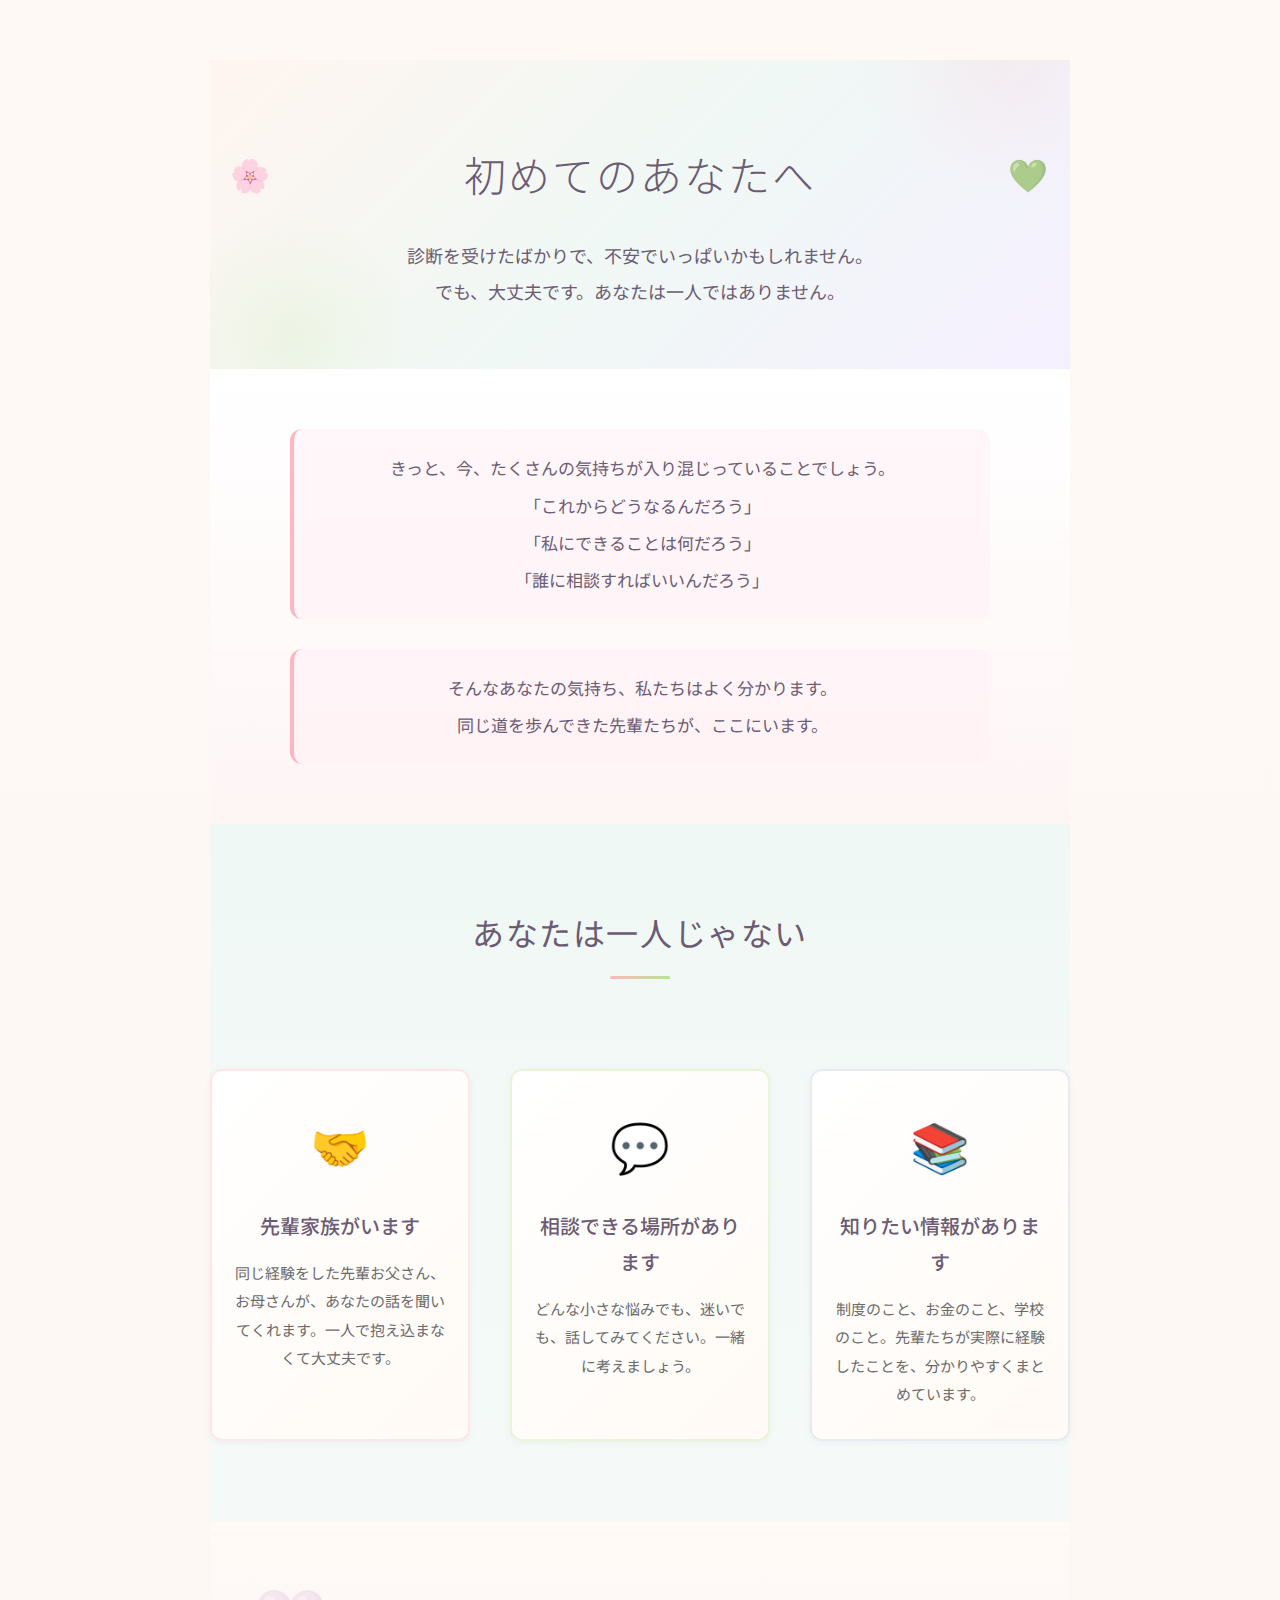
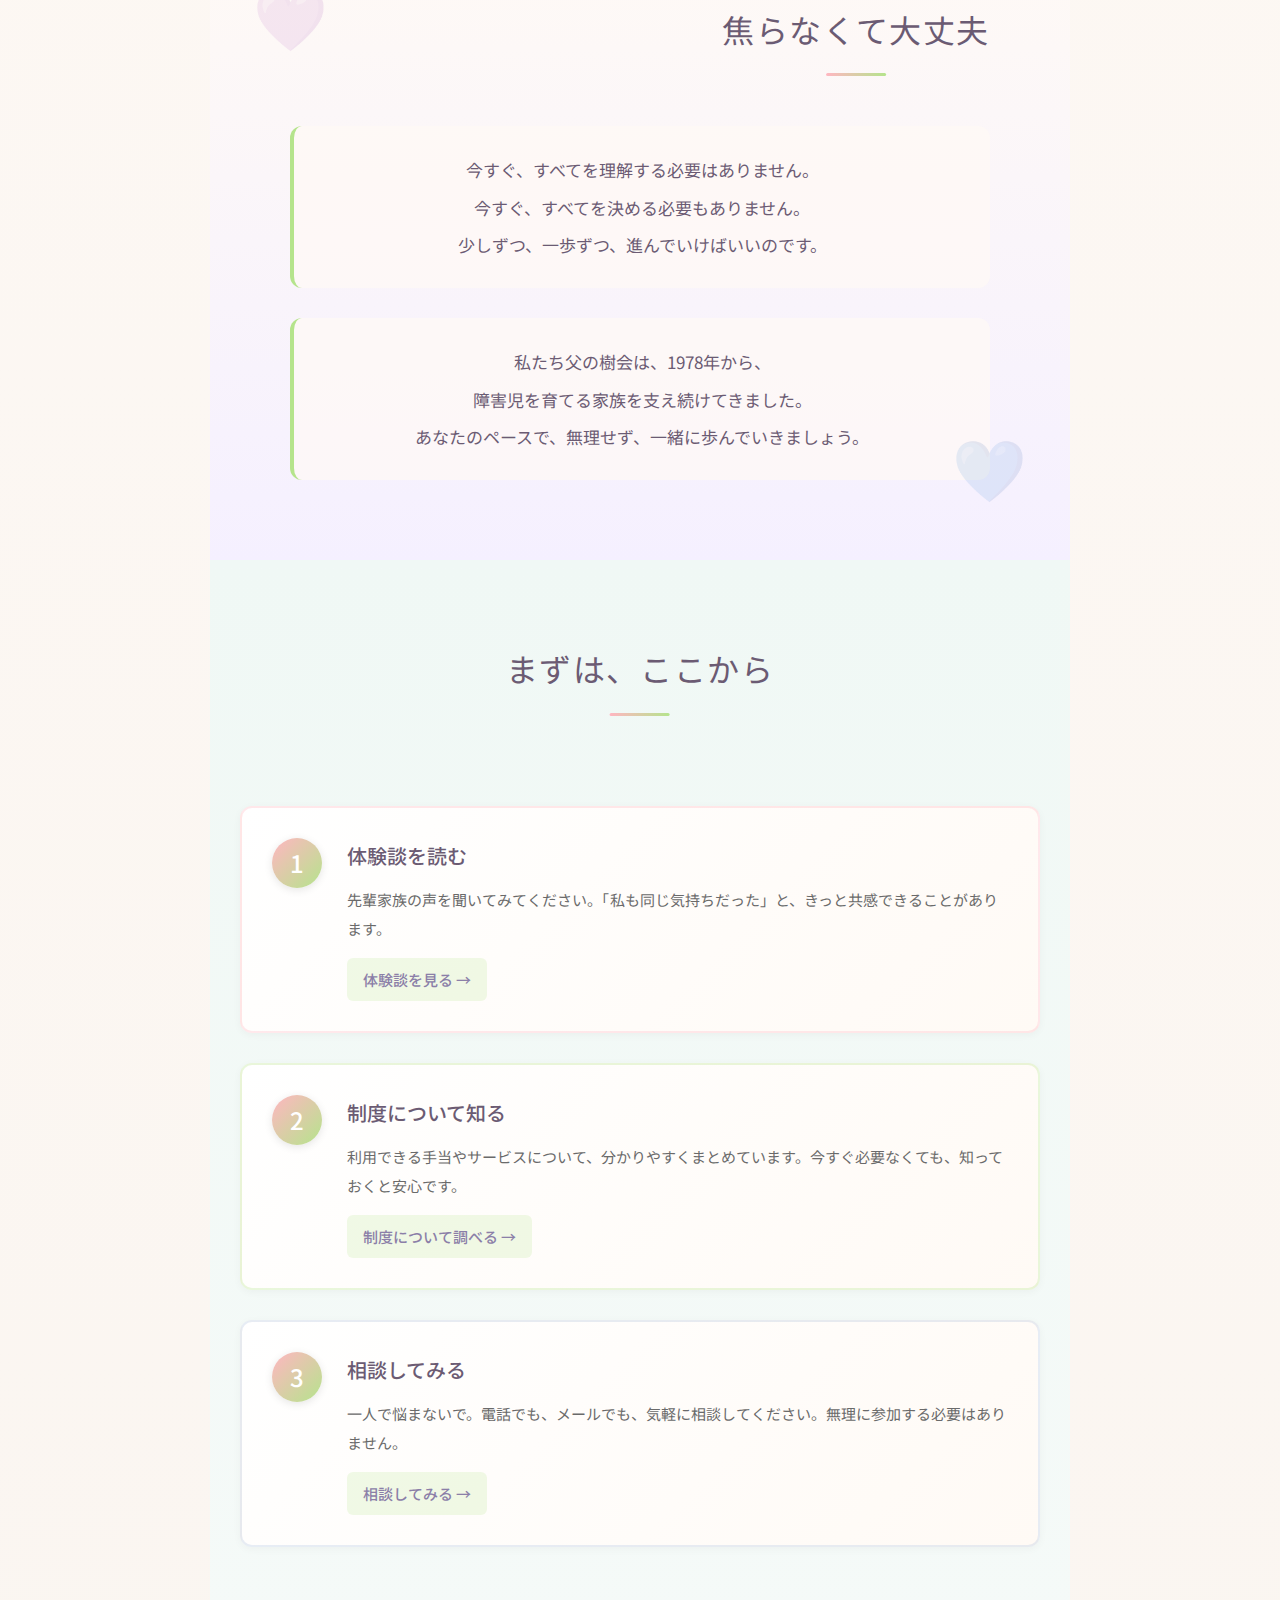
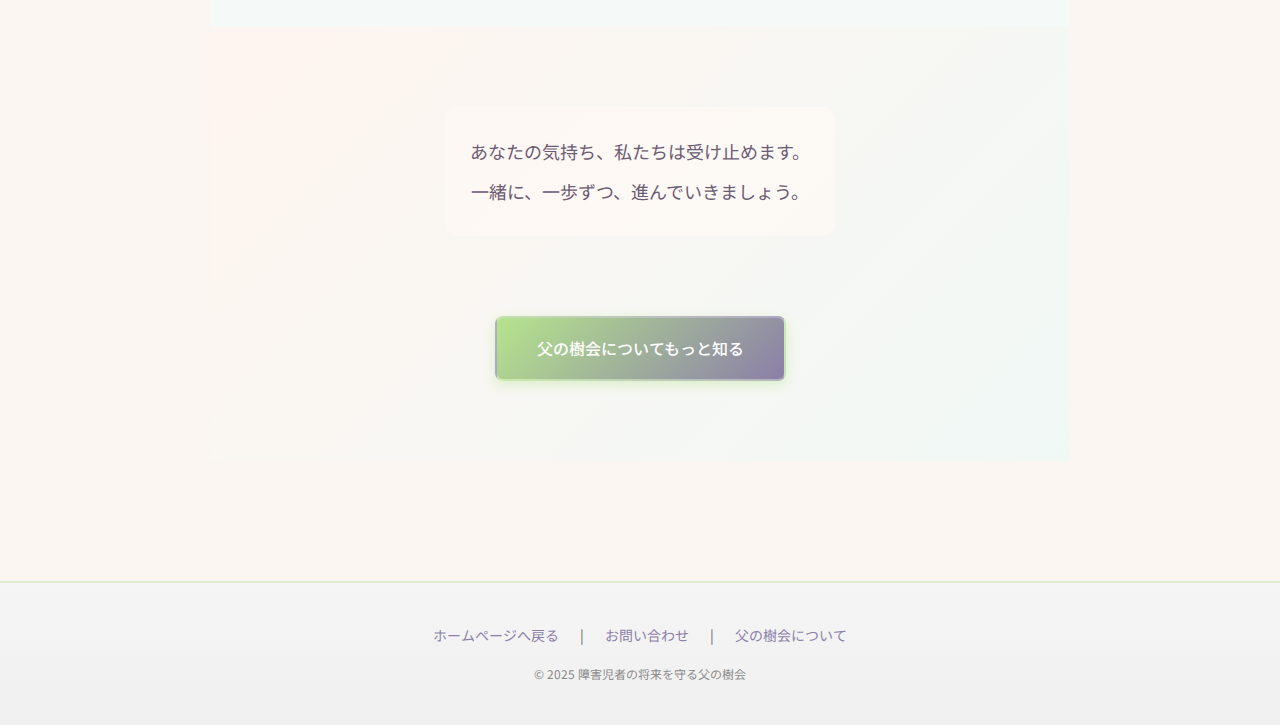
<file: index.html>
<!DOCTYPE html>
<html lang="ja">

<head>
    <meta charset="UTF-8">
    <meta name="viewport" content="width=device-width, initial-scale=1.0">
    <meta name="description" content="初めて障害児の親になったあなたへ。一人で抱え込まないで。父の樹会は、あなたの不安に寄り添います。">
    <title>初めてのあなたへ - 障害児者の将来を守る父の樹会</title>
    <link rel="preconnect" href="https://fonts.googleapis.com">
    <link rel="preconnect" href="https://fonts.gstatic.com" crossorigin>
    <link
        href="https://fonts.googleapis.com/css2?family=BIZ+UDPGothic:wght@400;700&family=Noto+Sans+JP:wght@300;400;500;700&display=swap"
        rel="stylesheet">
    <link rel="stylesheet" href="style-landing.css">
</head>

<body>
    <div class="landing-wrapper">
        <!-- メインコンテンツ -->
        <main class="landing-main">
            <div class="landing-container">
                <!-- オープニングメッセージ -->
                <section class="opening-section">
                    <div class="opening-content">
                        <h1 class="opening-title">
                            初めてのあなたへ
                        </h1>
                        <p class="opening-subtitle">
                            診断を受けたばかりで、不安でいっぱいかもしれません。<br>
                            でも、大丈夫です。あなたは一人ではありません。
                        </p>
                    </div>
                </section>

                <!-- 共感のメッセージ -->
                <section class="empathy-section">
                    <div class="empathy-content">
                        <p class="empathy-text">
                            きっと、今、たくさんの気持ちが入り混じっていることでしょう。<br>
                            「これからどうなるんだろう」<br>
                            「私にできることは何だろう」<br>
                            「誰に相談すればいいんだろう」
                        </p>
                        <p class="empathy-text">
                            そんなあなたの気持ち、私たちはよく分かります。<br>
                            同じ道を歩んできた先輩たちが、ここにいます。
                        </p>
                    </div>
                </section>

                <!-- 安心のメッセージ -->
                <section class="reassurance-section">
                    <div class="reassurance-content">
                        <h2 class="section-heading">あなたは一人じゃない</h2>
                        <div class="reassurance-grid">
                            <div class="reassurance-item">
                                <div class="reassurance-icon">🤝</div>
                                <h3>先輩家族がいます</h3>
                                <p>同じ経験をした先輩お父さん、お母さんが、あなたの話を聞いてくれます。一人で抱え込まなくて大丈夫です。</p>
                            </div>
                            <div class="reassurance-item">
                                <div class="reassurance-icon">💬</div>
                                <h3>相談できる場所があります</h3>
                                <p>どんな小さな悩みでも、迷いでも、話してみてください。一緒に考えましょう。</p>
                            </div>
                            <div class="reassurance-item">
                                <div class="reassurance-icon">📚</div>
                                <h3>知りたい情報があります</h3>
                                <p>制度のこと、お金のこと、学校のこと。先輩たちが実際に経験したことを、分かりやすくまとめています。</p>
                            </div>
                        </div>
                    </div>
                </section>

                <!-- 優しいメッセージ -->
                <section class="gentle-section">
                    <div class="gentle-content">
                        <h2 class="section-heading">焦らなくて大丈夫</h2>
                        <p class="gentle-text">
                            今すぐ、すべてを理解する必要はありません。<br>
                            今すぐ、すべてを決める必要もありません。<br>
                            少しずつ、一歩ずつ、進んでいけばいいのです。
                        </p>
                        <p class="gentle-text">
                            私たち父の樹会は、1978年から、<br>
                            障害児を育てる家族を支え続けてきました。<br>
                            あなたのペースで、無理せず、一緒に歩んでいきましょう。
                        </p>
                    </div>
                </section>

                <!-- 次のステップ -->
                <section class="next-steps-section">
                    <div class="next-steps-content">
                        <h2 class="section-heading">まずは、ここから</h2>
                        <div class="steps-list">
                            <div class="step-item">
                                <div class="step-number">1</div>
                                <div class="step-content">
                                    <h3>体験談を読む</h3>
                                    <p>先輩家族の声を聞いてみてください。「私も同じ気持ちだった」と、きっと共感できることがあります。</p>
                                    <a href="voices.html" class="step-link">体験談を見る →</a>
                                </div>
                            </div>
                            <div class="step-item">
                                <div class="step-number">2</div>
                                <div class="step-content">
                                    <h3>制度について知る</h3>
                                    <p>利用できる手当やサービスについて、分かりやすくまとめています。今すぐ必要なくても、知っておくと安心です。</p>
                                    <a href="support.html" class="step-link">制度について調べる →</a>
                                </div>
                            </div>
                            <div class="step-item">
                                <div class="step-number">3</div>
                                <div class="step-content">
                                    <h3>相談してみる</h3>
                                    <p>一人で悩まないで。電話でも、メールでも、気軽に相談してください。無理に参加する必要はありません。</p>
                                    <a href="contact.html" class="step-link">相談してみる →</a>
                                </div>
                            </div>
                        </div>
                    </div>
                </section>

                <!-- 優しい締めくくり -->
                <section class="closing-section">
                    <div class="closing-content">
                        <p class="closing-text">
                            あなたの気持ち、私たちは受け止めます。<br>
                            一緒に、一歩ずつ、進んでいきましょう。
                        </p>
                        <div class="closing-cta">
                            <a href="top.html" class="cta-button">父の樹会についてもっと知る</a>
                        </div>
                    </div>
                </section>
            </div>
        </main>

        <!-- フッター -->
        <footer class="landing-footer">
            <div class="landing-container">
                <p class="footer-text">
                    <a href="top.html">ホームページへ戻る</a> | 
                    <a href="contact.html">お問い合わせ</a> | 
                    <a href="about.html">父の樹会について</a>
                </p>
                <p class="footer-copyright">
                    &copy; 2025 障害児者の将来を守る父の樹会
                </p>
            </div>
        </footer>
    </div>
</body>

</html>
</file>
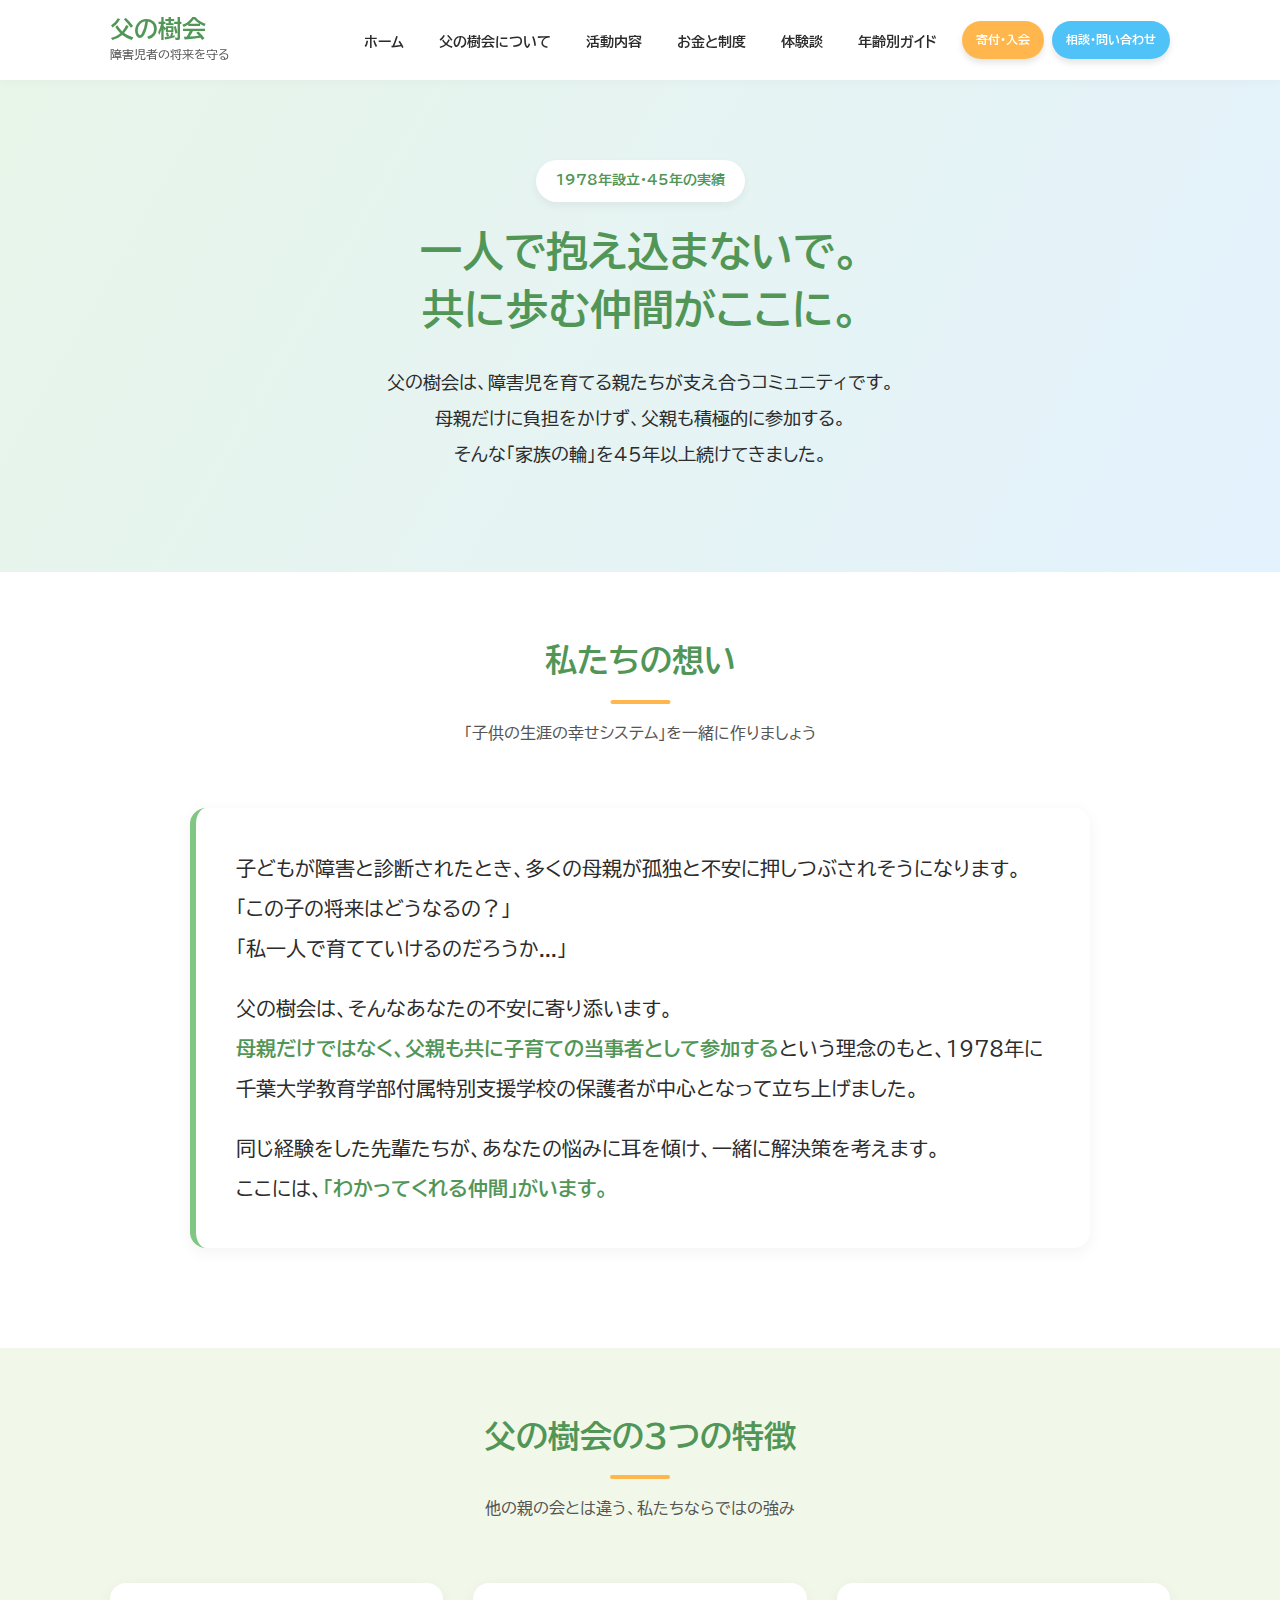
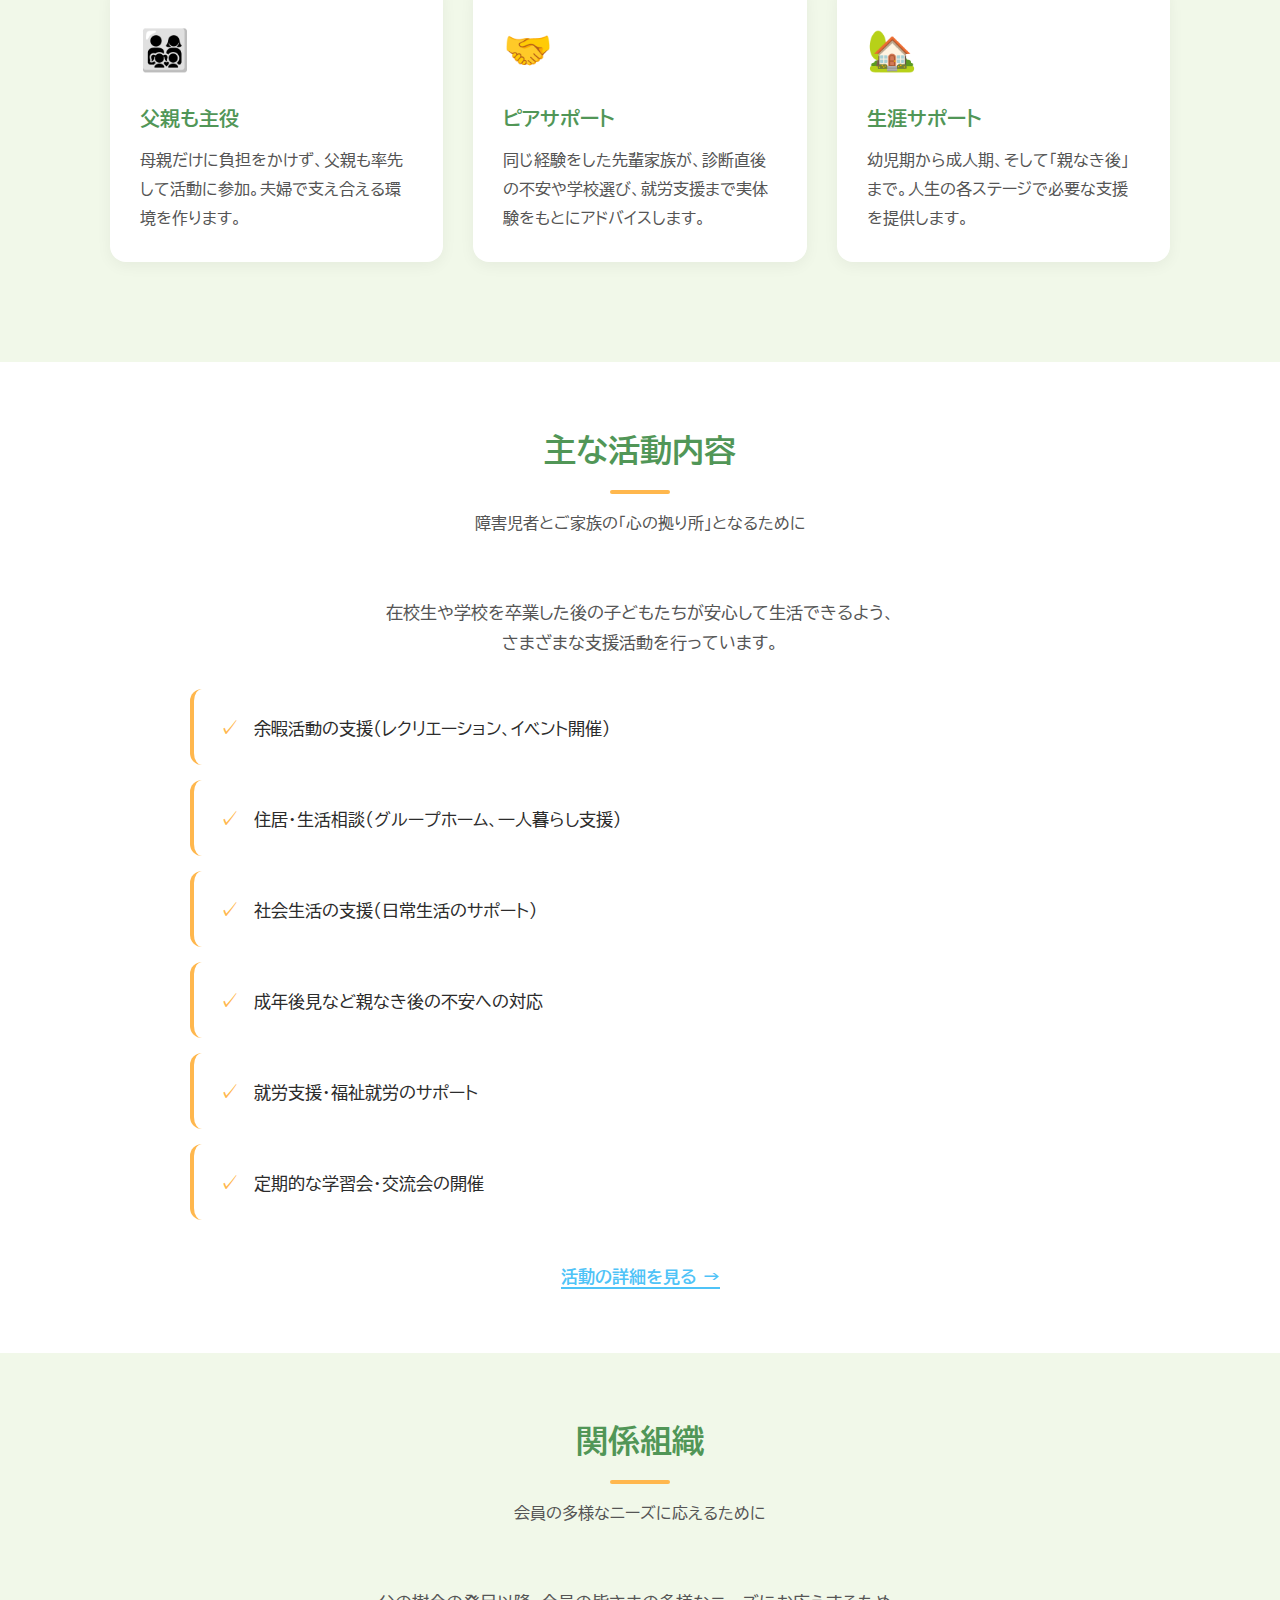
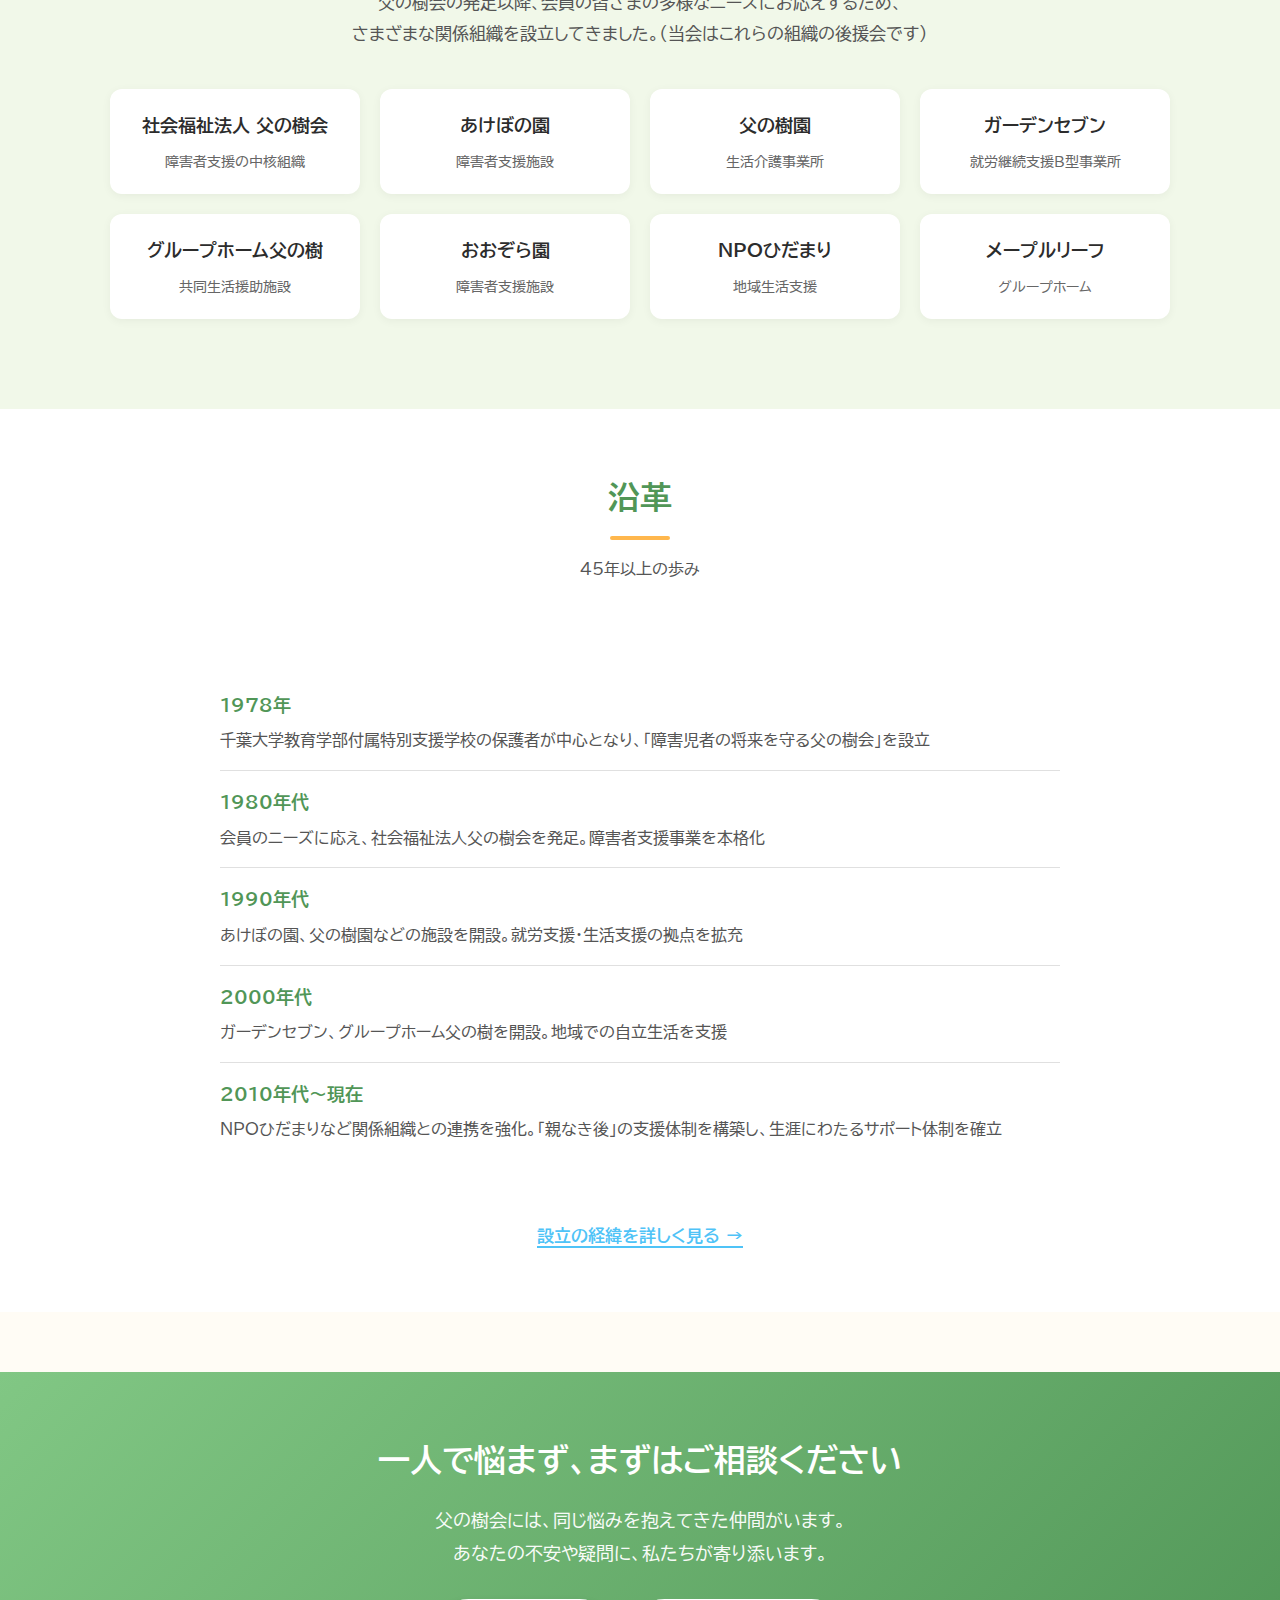
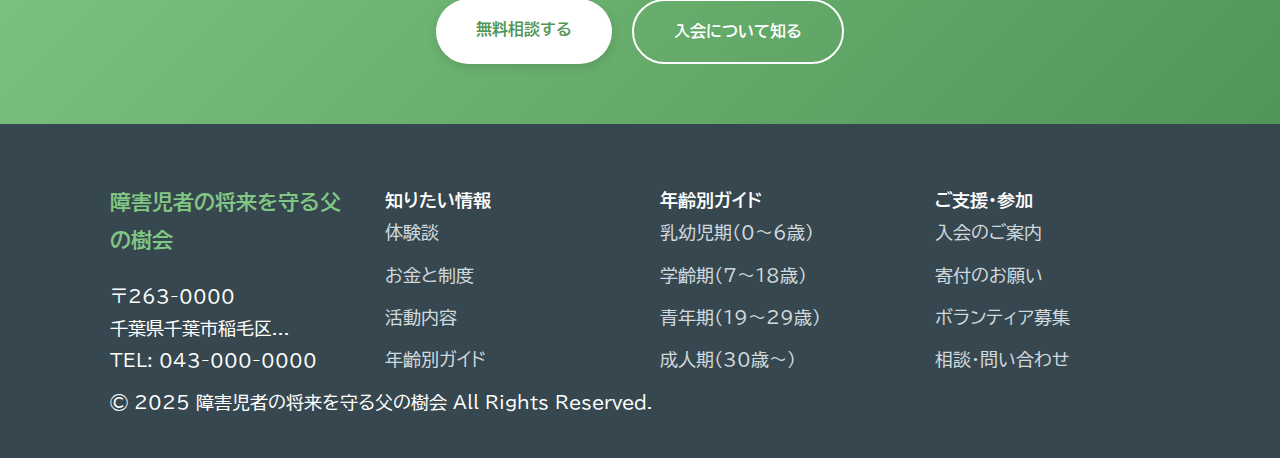
<file: about.html>
<!DOCTYPE html>
<html lang="ja">

<head>
    <meta charset="UTF-8">
    <meta name="viewport" content="width=device-width, initial-scale=1.0">
    <meta name="description" content="父の樹会について - 1978年設立、障害児を育てる親たちが支え合うコミュニティ。父親も母親も共に歩む「家族の輪」を作ります。">
    <title>父の樹会について | 障害児者の将来を守る父の樹会</title>
    <link rel="preconnect" href="https://fonts.googleapis.com">
    <link rel="preconnect" href="https://fonts.gstatic.com" crossorigin>
    <link
        href="https://fonts.googleapis.com/css2?family=BIZ+UDPGothic:wght@400;700&family=Noto+Sans+JP:wght@400;500;700&display=swap"
        rel="stylesheet">
    <link rel="stylesheet" href="style.css">
    <style>
        /* aboutページ固有のスタイル */
        .about-hero {
            background: linear-gradient(120deg, #E8F5E9 0%, #E3F2FD 100%);
            padding: 80px 0 60px;
        }

        .about-section {
            padding: 60px 0;
        }

        .about-section.white-bg {
            background-color: #fff;
        }

        .about-section.light-bg {
            background-color: #F1F8E9;
        }

        .content-box {
            max-width: 900px;
            margin: 0 auto;
        }

        .mission-statement {
            font-size: 20px;
            line-height: 2;
            color: #2C2C2C;
            background-color: #fff;
            padding: 40px;
            border-radius: 16px;
            box-shadow: 0 4px 15px rgba(0, 0, 0, 0.05);
            margin-bottom: 40px;
            border-left: 6px solid #81C784;
        }

        .highlight-text {
            color: #519657;
            font-weight: 700;
        }

        .feature-grid {
            display: grid;
            grid-template-columns: repeat(auto-fit, minmax(280px, 1fr));
            gap: 30px;
            margin: 40px 0;
        }

        .feature-item {
            background-color: #fff;
            padding: 30px;
            border-radius: 16px;
            box-shadow: 0 4px 15px rgba(0, 0, 0, 0.05);
            transition: transform 0.3s;
        }

        .feature-item:hover {
            transform: translateY(-5px);
            box-shadow: 0 8px 25px rgba(0, 0, 0, 0.1);
        }

        .feature-icon {
            font-size: 40px;
            margin-bottom: 15px;
        }

        .feature-item h3 {
            font-size: 20px;
            color: #519657;
            margin-bottom: 10px;
        }

        .feature-item p {
            font-size: 16px;
            color: #555;
            line-height: 1.8;
        }

        .activity-list {
            list-style: none;
            margin: 30px 0;
        }

        .activity-list li {
            background-color: #fff;
            padding: 20px 25px;
            margin-bottom: 15px;
            border-radius: 12px;
            border-left: 4px solid #FFB74D;
            font-size: 17px;
            transition: background-color 0.3s;
        }

        .activity-list li:hover {
            background-color: #FFF8E1;
        }

        .activity-list li::before {
            content: '✓';
            color: #FFB74D;
            font-weight: bold;
            margin-right: 15px;
            font-size: 20px;
        }

        .related-org-grid {
            display: grid;
            grid-template-columns: repeat(auto-fill, minmax(250px, 1fr));
            gap: 20px;
            margin: 30px 0;
        }

        .org-card {
            background-color: #fff;
            padding: 20px;
            border-radius: 12px;
            text-align: center;
            box-shadow: 0 2px 10px rgba(0, 0, 0, 0.05);
            transition: all 0.3s;
        }

        .org-card:hover {
            transform: translateY(-3px);
            box-shadow: 0 6px 20px rgba(0, 0, 0, 0.1);
        }

        .org-card h4 {
            font-size: 18px;
            color: #2C2C2C;
            margin-bottom: 10px;
        }

        .org-card p {
            font-size: 14px;
            color: #666;
            line-height: 1.6;
        }

        .timeline-box {
            background-color: #fff;
            padding: 30px;
            border-radius: 16px;
            margin: 20px 0;
        }

        .timeline-item {
            padding: 15px 0;
            border-bottom: 1px solid #e0e0e0;
        }

        .timeline-item:last-child {
            border-bottom: none;
        }

        .timeline-year {
            font-size: 18px;
            font-weight: 700;
            color: #519657;
            margin-bottom: 5px;
        }

        .timeline-content {
            font-size: 16px;
            color: #555;
            line-height: 1.8;
        }

        .cta-section {
            background: linear-gradient(135deg, #81C784 0%, #519657 100%);
            color: #fff;
            padding: 60px 0;
            text-align: center;
            margin-top: 60px;
        }

        .cta-section h2 {
            font-size: 32px;
            margin-bottom: 15px;
        }

        .cta-section p {
            font-size: 18px;
            margin-bottom: 30px;
            opacity: 0.95;
        }

        .cta-buttons {
            display: flex;
            gap: 20px;
            justify-content: center;
            flex-wrap: wrap;
        }

        .btn-white {
            background-color: #fff;
            color: #519657;
            padding: 16px 40px;
            border-radius: 50px;
            font-weight: 700;
            font-size: 16px;
            transition: all 0.3s;
            box-shadow: 0 4px 10px rgba(0, 0, 0, 0.1);
        }

        .btn-white:hover {
            transform: translateY(-2px);
            box-shadow: 0 6px 15px rgba(0, 0, 0, 0.15);
        }

        .btn-outline-white {
            background-color: transparent;
            color: #fff;
            border: 2px solid #fff;
            padding: 16px 40px;
            border-radius: 50px;
            font-weight: 700;
            font-size: 16px;
            transition: all 0.3s;
        }

        .btn-outline-white:hover {
            background-color: rgba(255, 255, 255, 0.1);
            transform: translateY(-2px);
        }
    </style>
</head>

<body>
    <!-- ヘッダー -->
    <header class="header">
        <div class="container">
            <div class="header-content">
                <div class="logo">
                    <h1>父の樹会</h1>
                    <span class="tagline">障害児者の将来を守る</span>
                </div>

                <nav class="nav">
                    <ul>
                        <li><a href="top.html">ホーム</a></li>
                        <li><a href="about.html">父の樹会について</a></li>
                        <li><a href="activities.html">活動内容</a></li>
                        <li><a href="support.html">お金と制度</a></li>
                        <li><a href="voices.html">体験談</a></li>
                        <li><a href="top.html#guide">年齢別ガイド</a></li>
                    </ul>
                </nav>

                <div class="header-cta">
                    <a href="top.html#donate" class="btn btn-header-donate">寄付・入会</a>
                    <a href="top.html#contact" class="btn btn-header-contact">相談・問い合わせ</a>
                </div>
            </div>
        </div>
    </header>

    <!-- ヒーローセクション -->
    <section class="about-hero">
        <div class="container">
            <div class="hero-content">
                <span class="hero-badge">1978年設立・45年の実績</span>
                <h2 class="hero-title">
                    一人で抱え込まないで。<br>
                    共に歩む仲間がここに。
                </h2>
                <p class="hero-description">
                    父の樹会は、障害児を育てる親たちが支え合うコミュニティです。<br>
                    母親だけに負担をかけず、父親も積極的に参加する。<br>
                    そんな「家族の輪」を45年以上続けてきました。
                </p>
            </div>
        </div>
    </section>

    <!-- 私たちの想い -->
    <section class="about-section white-bg">
        <div class="container">
            <div class="content-box">
                <h2 class="section-title">私たちの想い</h2>
                <p class="section-subtitle">「子供の生涯の幸せシステム」を一緒に作りましょう</p>

                <div class="mission-statement">
                    <p>
                        子どもが障害と診断されたとき、多くの母親が孤独と不安に押しつぶされそうになります。<br>
                        「この子の将来はどうなるの？」<br>
                        「私一人で育てていけるのだろうか...」
                    </p>
                    <p style="margin-top: 20px;">
                        父の樹会は、そんなあなたの不安に寄り添います。<br>
                        <span
                            class="highlight-text">母親だけではなく、父親も共に子育ての当事者として参加する</span>という理念のもと、1978年に千葉大学教育学部付属特別支援学校の保護者が中心となって立ち上げました。
                    </p>
                    <p style="margin-top: 20px;">
                        同じ経験をした先輩たちが、あなたの悩みに耳を傾け、一緒に解決策を考えます。<br>
                        ここには、<span class="highlight-text">「わかってくれる仲間」がいます。</span>
                    </p>
                </div>
            </div>
        </div>
    </section>

    <!-- 父の樹会の3つの特徴 -->
    <section class="about-section light-bg">
        <div class="container">
            <h2 class="section-title">父の樹会の3つの特徴</h2>
            <p class="section-subtitle">他の親の会とは違う、私たちならではの強み</p>

            <div class="feature-grid">
                <div class="feature-item">
                    <div class="feature-icon">👨‍👩‍👧‍👦</div>
                    <h3>父親も主役</h3>
                    <p>母親だけに負担をかけず、父親も率先して活動に参加。夫婦で支え合える環境を作ります。</p>
                </div>

                <div class="feature-item">
                    <div class="feature-icon">🤝</div>
                    <h3>ピアサポート</h3>
                    <p>同じ経験をした先輩家族が、診断直後の不安や学校選び、就労支援まで実体験をもとにアドバイスします。</p>
                </div>

                <div class="feature-item">
                    <div class="feature-icon">🏡</div>
                    <h3>生涯サポート</h3>
                    <p>幼児期から成人期、そして「親なき後」まで。人生の各ステージで必要な支援を提供します。</p>
                </div>
            </div>
        </div>
    </section>

    <!-- 主な活動内容 -->
    <section class="about-section white-bg">
        <div class="container">
            <div class="content-box">
                <h2 class="section-title">主な活動内容</h2>
                <p class="section-subtitle">障害児者とご家族の「心の拠り所」となるために</p>

                <p style="text-align: center; margin-bottom: 30px; font-size: 17px; color: #555;">
                    在校生や学校を卒業した後の子どもたちが安心して生活できるよう、<br>
                    さまざまな支援活動を行っています。
                </p>

                <ul class="activity-list">
                    <li>余暇活動の支援（レクリエーション、イベント開催）</li>
                    <li>住居・生活相談（グループホーム、一人暮らし支援）</li>
                    <li>社会生活の支援（日常生活のサポート）</li>
                    <li>成年後見など親なき後の不安への対応</li>
                    <li>就労支援・福祉就労のサポート</li>
                    <li>定期的な学習会・交流会の開催</li>
                </ul>

                <p style="text-align: center; margin-top: 40px;">
                    <a href="#" class="link-text" style="font-size: 17px;">活動の詳細を見る →</a>
                </p>
            </div>
        </div>
    </section>

    <!-- 関係組織 -->
    <section class="about-section light-bg">
        <div class="container">
            <h2 class="section-title">関係組織</h2>
            <p class="section-subtitle">会員の多様なニーズに応えるために</p>

            <p style="text-align: center; margin-bottom: 40px; font-size: 17px; color: #555;">
                父の樹会の発足以降、会員の皆さまの多様なニーズにお応えするため、<br>
                さまざまな関係組織を設立してきました。（当会はこれらの組織の後援会です）
            </p>

            <div class="related-org-grid">
                <div class="org-card">
                    <h4>社会福祉法人 父の樹会</h4>
                    <p>障害者支援の中核組織</p>
                </div>

                <div class="org-card">
                    <h4>あけぼの園</h4>
                    <p>障害者支援施設</p>
                </div>

                <div class="org-card">
                    <h4>父の樹園</h4>
                    <p>生活介護事業所</p>
                </div>

                <div class="org-card">
                    <h4>ガーデンセブン</h4>
                    <p>就労継続支援B型事業所</p>
                </div>

                <div class="org-card">
                    <h4>グループホーム父の樹</h4>
                    <p>共同生活援助施設</p>
                </div>

                <div class="org-card">
                    <h4>おおぞら園</h4>
                    <p>障害者支援施設</p>
                </div>

                <div class="org-card">
                    <h4>NPOひだまり</h4>
                    <p>地域生活支援</p>
                </div>

                <div class="org-card">
                    <h4>メープルリーフ</h4>
                    <p>グループホーム</p>
                </div>
            </div>
        </div>
    </section>

    <!-- 沿革 -->
    <section class="about-section white-bg">
        <div class="container">
            <div class="content-box">
                <h2 class="section-title">沿革</h2>
                <p class="section-subtitle">45年以上の歩み</p>

                <div class="timeline-box">
                    <div class="timeline-item">
                        <div class="timeline-year">1978年</div>
                        <div class="timeline-content">
                            千葉大学教育学部付属特別支援学校の保護者が中心となり、「障害児者の将来を守る父の樹会」を設立
                        </div>
                    </div>

                    <div class="timeline-item">
                        <div class="timeline-year">1980年代</div>
                        <div class="timeline-content">
                            会員のニーズに応え、社会福祉法人父の樹会を発足。障害者支援事業を本格化
                        </div>
                    </div>

                    <div class="timeline-item">
                        <div class="timeline-year">1990年代</div>
                        <div class="timeline-content">
                            あけぼの園、父の樹園などの施設を開設。就労支援・生活支援の拠点を拡充
                        </div>
                    </div>

                    <div class="timeline-item">
                        <div class="timeline-year">2000年代</div>
                        <div class="timeline-content">
                            ガーデンセブン、グループホーム父の樹を開設。地域での自立生活を支援
                        </div>
                    </div>

                    <div class="timeline-item">
                        <div class="timeline-year">2010年代〜現在</div>
                        <div class="timeline-content">
                            NPOひだまりなど関係組織との連携を強化。「親なき後」の支援体制を構築し、生涯にわたるサポート体制を確立
                        </div>
                    </div>
                </div>

                <p style="text-align: center; margin-top: 30px;">
                    <a href="#" class="link-text" style="font-size: 17px;">設立の経緯を詳しく見る →</a>
                </p>
            </div>
        </div>
    </section>

    <!-- CTA -->
    <section class="cta-section">
        <div class="container">
            <h2>一人で悩まず、まずはご相談ください</h2>
            <p>
                父の樹会には、同じ悩みを抱えてきた仲間がいます。<br>
                あなたの不安や疑問に、私たちが寄り添います。
            </p>
            <div class="cta-buttons">
                <a href="top.html#contact" class="btn-white">無料相談する</a>
                <a href="#join" class="btn-outline-white">入会について知る</a>
            </div>
        </div>
    </section>

    <!-- フッター -->
    <footer class="footer">
        <div class="container">
            <div class="footer-content">
                <div>
                    <h3>障害児者の将来を守る父の樹会</h3>
                    <p>〒263-0000<br>千葉県千葉市稲毛区...</p>
                    <p>TEL: 043-000-0000</p>
                </div>

                <div>
                    <h4>知りたい情報</h4>
                    <ul>
                        <li><a href="voices.html">体験談</a></li>
                        <li><a href="support.html">お金と制度</a></li>
                        <li><a href="activities.html">活動内容</a></li>
                        <li><a href="top.html#guide">年齢別ガイド</a></li>
                    </ul>
                </div>

                <div>
                    <h4>年齢別ガイド</h4>
                    <ul>
                        <li><a href="guide-infant.html">乳幼児期（0〜6歳）</a></li>
                        <li><a href="guide-school.html">学齢期（7〜18歳）</a></li>
                        <li><a href="guide-youth.html">青年期（19〜29歳）</a></li>
                        <li><a href="guide-adult.html">成人期（30歳〜）</a></li>
                    </ul>
                </div>

                <div>
                    <h4>ご支援・参加</h4>
                    <ul>
                        <li><a href="top.html#donate">入会のご案内</a></li>
                        <li><a href="top.html#donate">寄付のお願い</a></li>
                        <li><a href="top.html#contact">ボランティア募集</a></li>
                        <li><a href="top.html#contact">相談・問い合わせ</a></li>
                    </ul>
                </div>
            </div>

            <div class="footer-bottom">
                <p>&copy; 2025 障害児者の将来を守る父の樹会 All Rights Reserved.</p>
            </div>
        </div>
    </footer>

    <!-- スマホ用固定CTA -->
    <div class="fixed-cta">
        <a href="top.html#donate" class="fixed-cta-btn cta-donate">
            寄付・入会
        </a>
        <a href="top.html#contact" class="fixed-cta-btn cta-contact">
            相談・問い合わせ
        </a>
    </div>

</body>

</html>
</file>
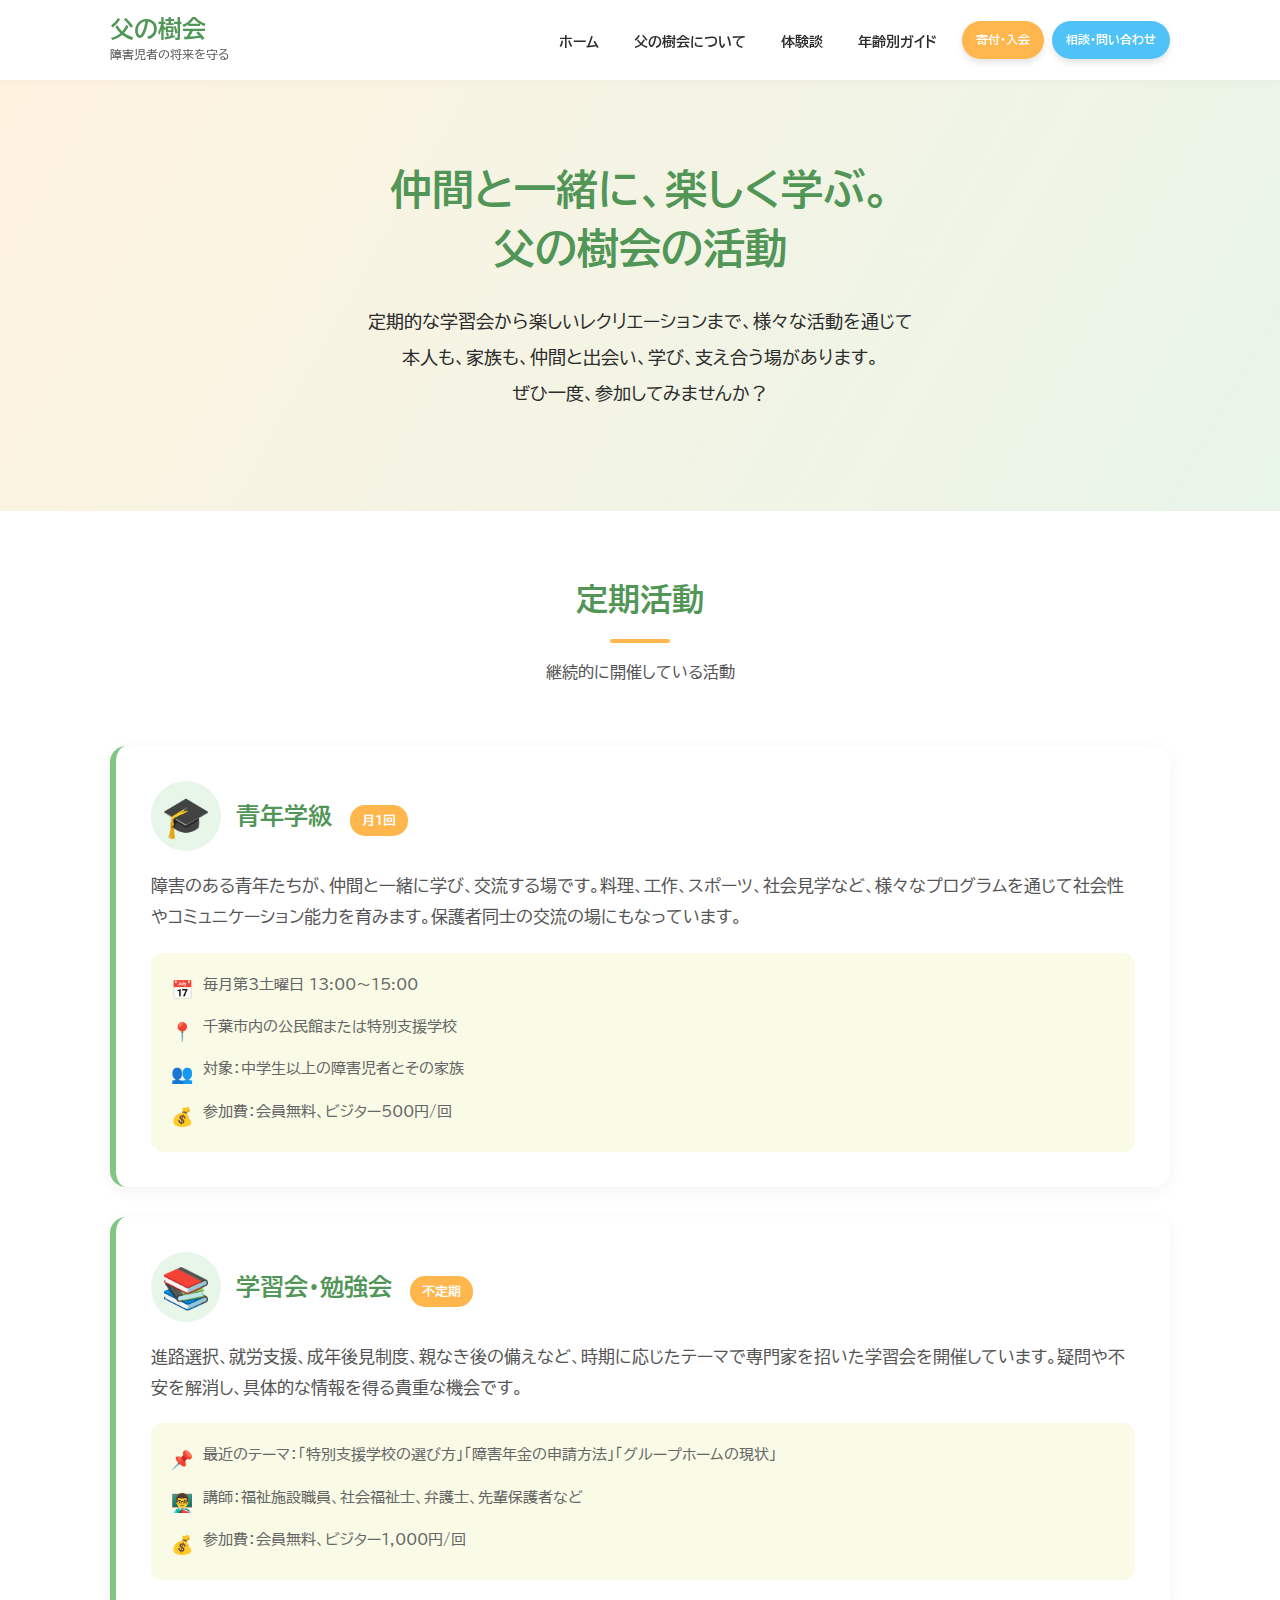
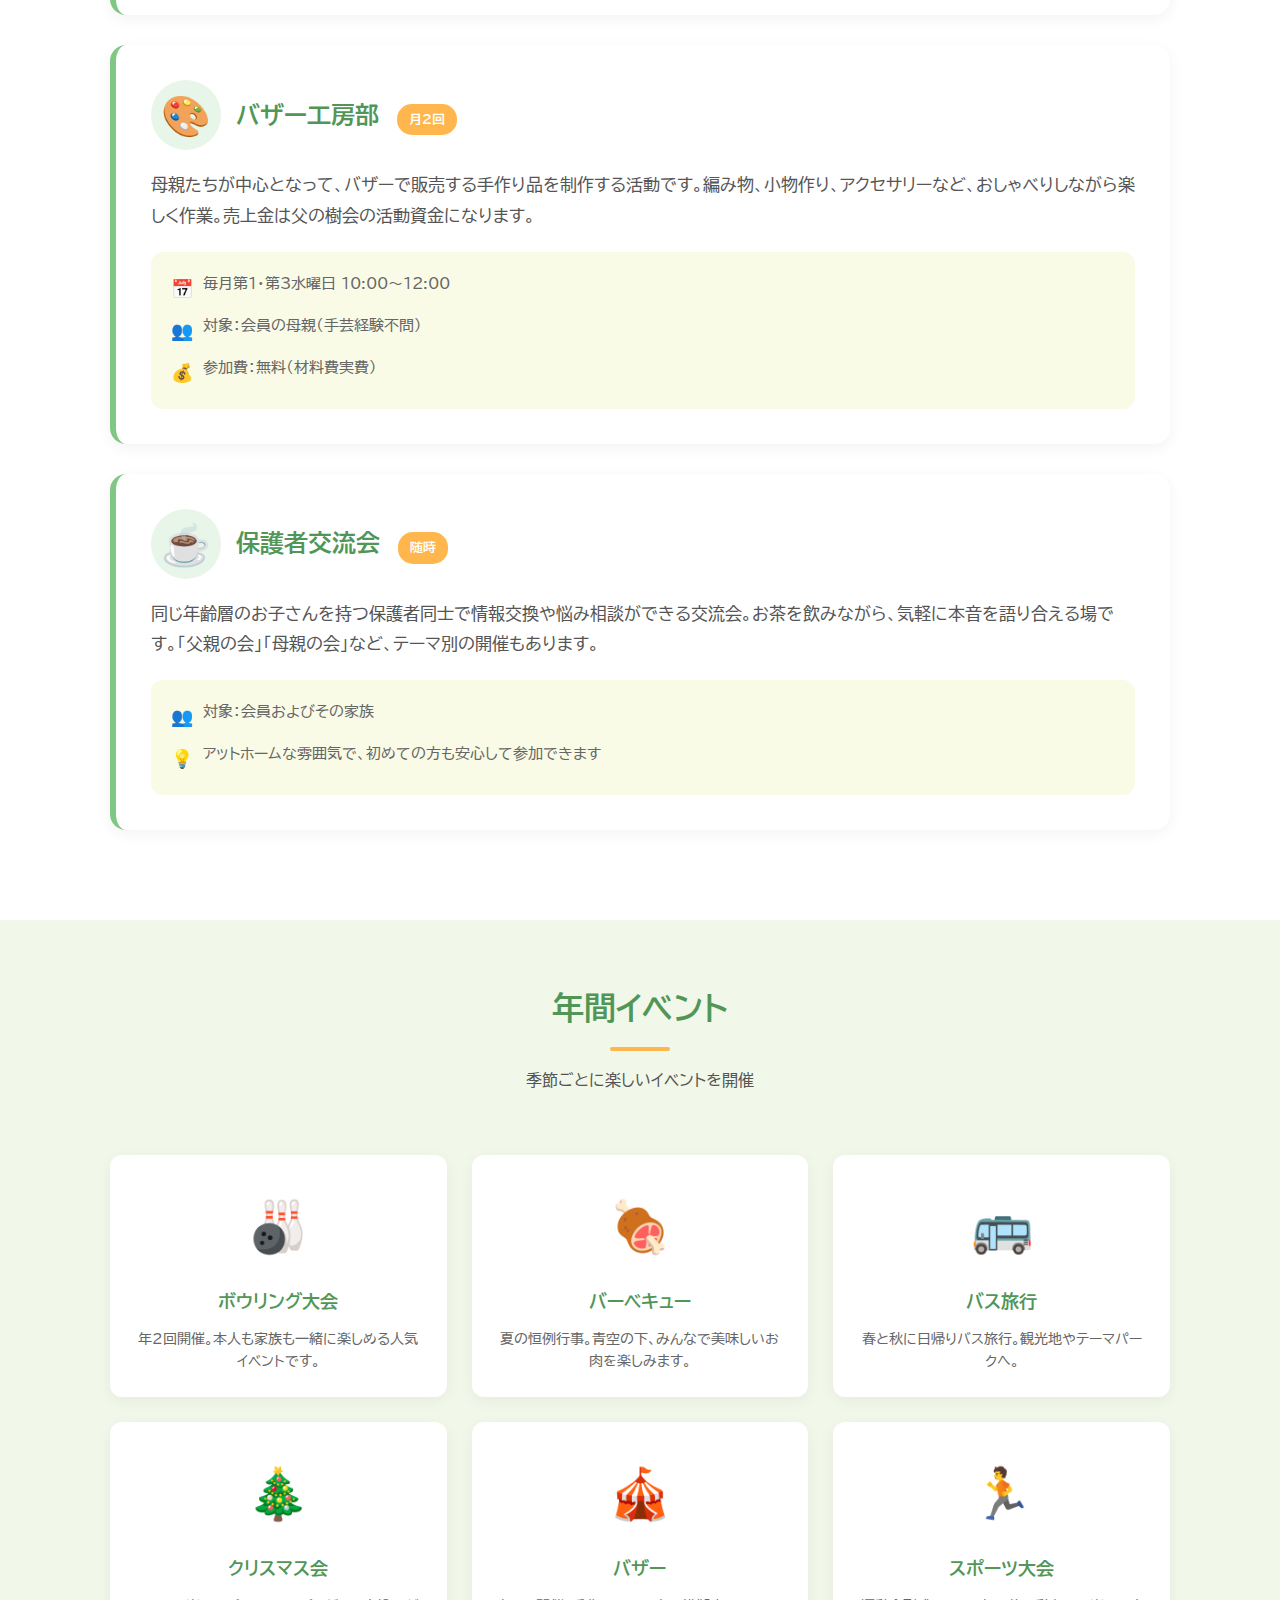
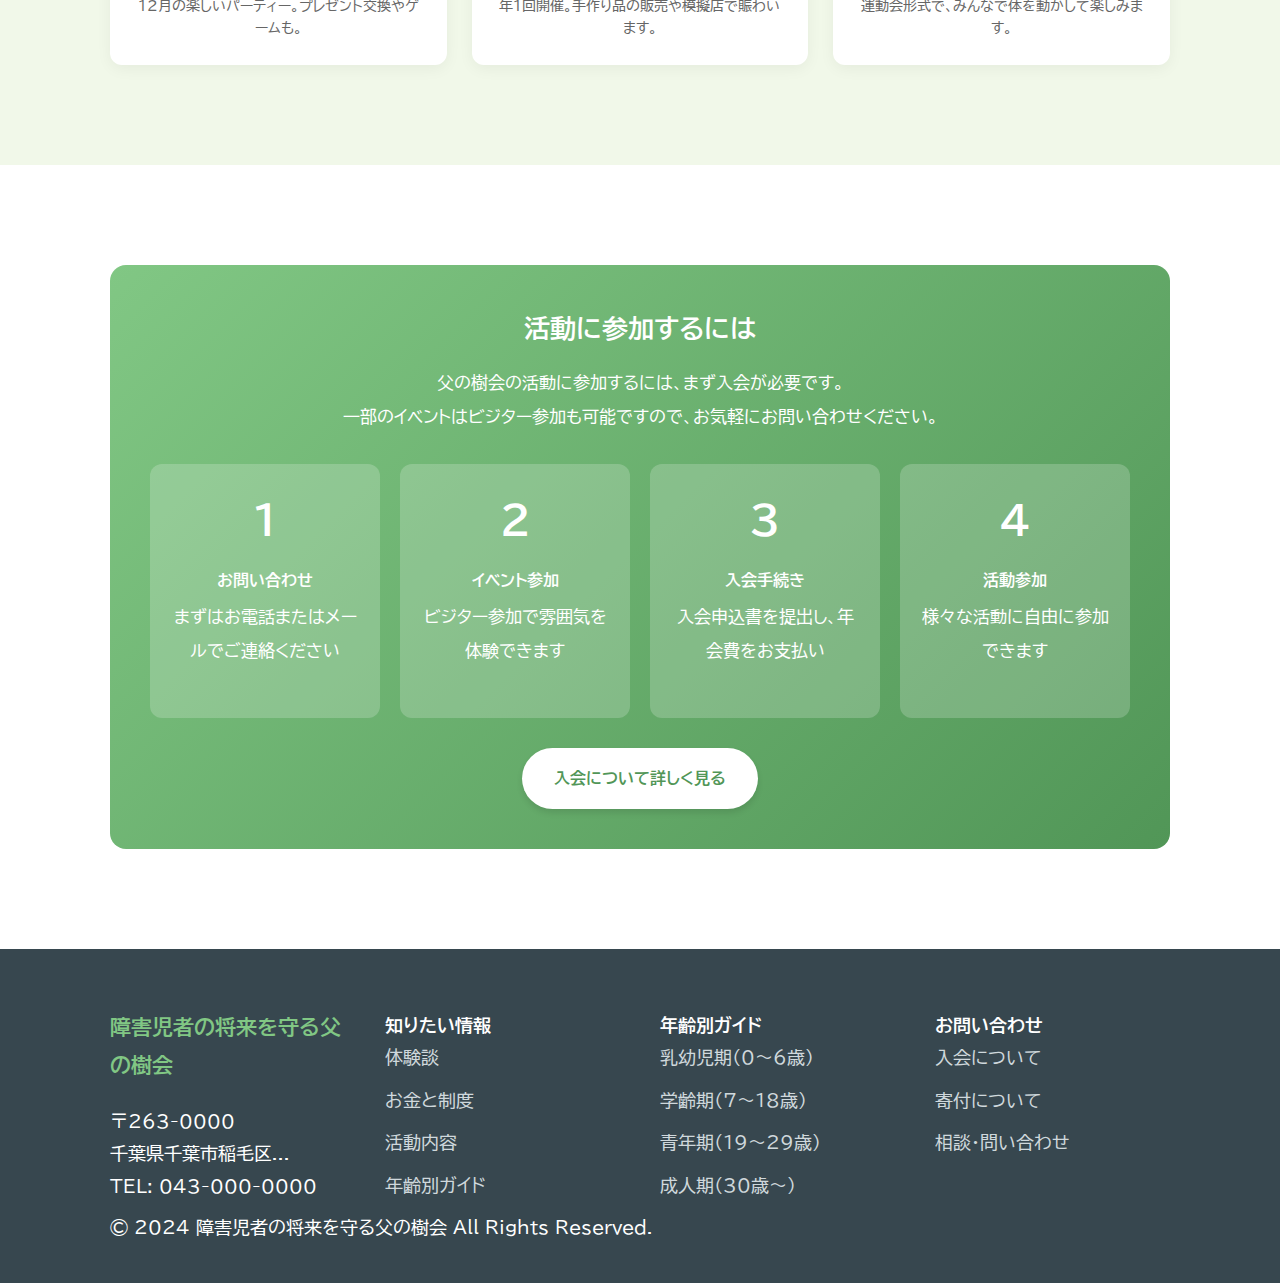
<file: activities.html>
<!DOCTYPE html>
<html lang="ja">

<head>
    <meta charset="UTF-8">
    <meta name="viewport" content="width=device-width, initial-scale=1.0">
    <meta name="description" content="父の樹会の活動内容 - 青年学級、学習会、バザー工房部、レクリエーションなど、仲間と楽しく学ぶ活動をご紹介">
    <title>活動内容 | 父の樹会</title>
    <link rel="preconnect" href="https://fonts.googleapis.com">
    <link rel="preconnect" href="https://fonts.gstatic.com" crossorigin>
    <link
        href="https://fonts.googleapis.com/css2?family=BIZ+UDPGothic:wght@400;700&family=Noto+Sans+JP:wght@400;500;700&display=swap"
        rel="stylesheet">
    <link rel="stylesheet" href="style.css">
    <style>
        /* 活動ページ固有のスタイル */
        .activities-hero {
            background: linear-gradient(120deg, #FFF3E0 0%, #E8F5E9 100%);
            padding: 80px 0 60px;
        }

        .activities-section {
            padding: 60px 0;
        }

        .activities-section.white-bg {
            background-color: #fff;
        }

        .activities-section.light-bg {
            background-color: #F1F8E9;
        }

        .activity-card {
            background-color: #fff;
            border-radius: 16px;
            padding: 35px;
            margin-bottom: 30px;
            box-shadow: 0 4px 15px rgba(0, 0, 0, 0.05);
            border-left: 6px solid #81C784;
            transition: all 0.3s;
        }

        .activity-card:hover {
            transform: translateY(-3px);
            box-shadow: 0 8px 25px rgba(0, 0, 0, 0.1);
        }

        .activity-header {
            display: flex;
            align-items: center;
            gap: 15px;
            margin-bottom: 20px;
        }

        .activity-icon {
            font-size: 40px;
            width: 70px;
            height: 70px;
            background-color: #E8F5E9;
            border-radius: 50%;
            display: flex;
            align-items: center;
            justify-content: center;
            flex-shrink: 0;
        }

        .activity-title {
            font-size: 24px;
            font-weight: 700;
            color: #519657;
        }

        .activity-frequency {
            display: inline-block;
            background-color: #FFB74D;
            color: #fff;
            padding: 4px 12px;
            border-radius: 15px;
            font-size: 13px;
            font-weight: 700;
            margin-left: 10px;
        }

        .activity-description {
            font-size: 17px;
            line-height: 1.8;
            color: #555;
            margin-bottom: 20px;
        }

        .activity-details {
            background-color: #F9FBE7;
            padding: 20px;
            border-radius: 12px;
            margin-top: 15px;
        }

        .activity-detail-item {
            display: flex;
            align-items: flex-start;
            gap: 10px;
            margin-bottom: 10px;
        }

        .activity-detail-item:last-child {
            margin-bottom: 0;
        }

        .detail-icon {
            color: #81C784;
            font-weight: bold;
            flex-shrink: 0;
        }

        .detail-text {
            font-size: 15px;
            color: #666;
            line-height: 1.6;
        }

        .event-grid {
            display: grid;
            grid-template-columns: repeat(auto-fit, minmax(280px, 1fr));
            gap: 25px;
            margin: 40px 0;
        }

        .event-card {
            background-color: #fff;
            border-radius: 12px;
            padding: 25px;
            text-align: center;
            box-shadow: 0 4px 15px rgba(0, 0, 0, 0.05);
            transition: all 0.3s;
        }

        .event-card:hover {
            transform: translateY(-5px);
            box-shadow: 0 8px 25px rgba(0, 0, 0, 0.1);
        }

        .event-icon {
            font-size: 50px;
            margin-bottom: 15px;
        }

        .event-name {
            font-size: 18px;
            font-weight: 700;
            color: #519657;
            margin-bottom: 10px;
        }

        .event-description {
            font-size: 14px;
            color: #666;
            line-height: 1.6;
        }

        .join-box {
            background: linear-gradient(135deg, #81C784 0%, #519657 100%);
            color: #fff;
            padding: 40px;
            border-radius: 16px;
            margin: 40px 0;
            text-align: center;
        }

        .join-box h3 {
            font-size: 26px;
            margin-bottom: 15px;
        }

        .join-box p {
            font-size: 17px;
            line-height: 2;
            margin-bottom: 30px;
        }

        .join-steps {
            display: grid;
            grid-template-columns: repeat(auto-fit, minmax(200px, 1fr));
            gap: 20px;
            margin-top: 30px;
        }

        .join-step {
            background-color: rgba(255, 255, 255, 0.2);
            padding: 20px;
            border-radius: 12px;
        }

        .join-step-number {
            font-size: 40px;
            font-weight: 700;
            margin-bottom: 10px;
        }

        .join-step-title {
            font-size: 16px;
            font-weight: 700;
            margin-bottom: 5px;
        }

        .join-step-text {
            font-size: 14px;
            line-height: 1.6;
        }
    </style>
</head>

<body>
    <!-- ヘッダー -->
    <header class="header">
        <div class="container">
            <div class="header-content">
                <div class="logo">
                    <h1>父の樹会</h1>
                    <span class="tagline">障害児者の将来を守る</span>
                </div>

                <!-- PC用ナビゲーション -->
                <nav class="nav">
                    <ul>
                        <li><a href="top.html">ホーム</a></li>
                        <li><a href="about.html">父の樹会について</a></li>
                        <li><a href="voices.html">体験談</a></li>
                        <li><a href="top.html#guide">年齢別ガイド</a></li>
                    </ul>
                </nav>

                <!-- PC用 CTAボタン -->
                <div class="header-cta">
                    <a href="#donate" class="btn btn-header-donate">寄付・入会</a>
                    <a href="#contact" class="btn btn-header-contact">相談・問い合わせ</a>
                </div>
            </div>
        </div>
    </header>

    <!-- ヒーローセクション -->
    <section class="activities-hero">
        <div class="container">
            <div class="hero-content">
                <h2 class="hero-title">
                    仲間と一緒に、楽しく学ぶ。<br>
                    父の樹会の活動
                </h2>
                <p class="hero-description">
                    定期的な学習会から楽しいレクリエーションまで、様々な活動を通じて<br>
                    本人も、家族も、仲間と出会い、学び、支え合う場があります。<br>
                    ぜひ一度、参加してみませんか？
                </p>
            </div>
        </div>
    </section>

    <!-- 定期活動 -->
    <section class="activities-section white-bg">
        <div class="container">
            <h2 class="section-title">定期活動</h2>
            <p class="section-subtitle">継続的に開催している活動</p>

            <!-- 青年学級 -->
            <div class="activity-card">
                <div class="activity-header">
                    <div class="activity-icon">🎓</div>
                    <div>
                        <h3 class="activity-title">
                            青年学級
                            <span class="activity-frequency">月1回</span>
                        </h3>
                    </div>
                </div>
                <p class="activity-description">
                    障害のある青年たちが、仲間と一緒に学び、交流する場です。料理、工作、スポーツ、社会見学など、様々なプログラムを通じて社会性やコミュニケーション能力を育みます。保護者同士の交流の場にもなっています。
                </p>
                <div class="activity-details">
                    <div class="activity-detail-item">
                        <span class="detail-icon">📅</span>
                        <span class="detail-text">毎月第3土曜日 13:00〜15:00</span>
                    </div>
                    <div class="activity-detail-item">
                        <span class="detail-icon">📍</span>
                        <span class="detail-text">千葉市内の公民館または特別支援学校</span>
                    </div>
                    <div class="activity-detail-item">
                        <span class="detail-icon">👥</span>
                        <span class="detail-text">対象：中学生以上の障害児者とその家族</span>
                    </div>
                    <div class="activity-detail-item">
                        <span class="detail-icon">💰</span>
                        <span class="detail-text">参加費：会員無料、ビジター500円/回</span>
                    </div>
                </div>
            </div>

            <!-- 学習会・勉強会 -->
            <div class="activity-card">
                <div class="activity-header">
                    <div class="activity-icon">📚</div>
                    <div>
                        <h3 class="activity-title">
                            学習会・勉強会
                            <span class="activity-frequency">不定期</span>
                        </h3>
                    </div>
                </div>
                <p class="activity-description">
                    進路選択、就労支援、成年後見制度、親なき後の備えなど、時期に応じたテーマで専門家を招いた学習会を開催しています。疑問や不安を解消し、具体的な情報を得る貴重な機会です。
                </p>
                <div class="activity-details">
                    <div class="activity-detail-item">
                        <span class="detail-icon">📌</span>
                        <span class="detail-text">最近のテーマ：「特別支援学校の選び方」「障害年金の申請方法」「グループホームの現状」</span>
                    </div>
                    <div class="activity-detail-item">
                        <span class="detail-icon">👨‍🏫</span>
                        <span class="detail-text">講師：福祉施設職員、社会福祉士、弁護士、先輩保護者など</span>
                    </div>
                    <div class="activity-detail-item">
                        <span class="detail-icon">💰</span>
                        <span class="detail-text">参加費：会員無料、ビジター1,000円/回</span>
                    </div>
                </div>
            </div>

            <!-- バザー工房部 -->
            <div class="activity-card">
                <div class="activity-header">
                    <div class="activity-icon">🎨</div>
                    <div>
                        <h3 class="activity-title">
                            バザー工房部
                            <span class="activity-frequency">月2回</span>
                        </h3>
                    </div>
                </div>
                <p class="activity-description">
                    母親たちが中心となって、バザーで販売する手作り品を制作する活動です。編み物、小物作り、アクセサリーなど、おしゃべりしながら楽しく作業。売上金は父の樹会の活動資金になります。
                </p>
                <div class="activity-details">
                    <div class="activity-detail-item">
                        <span class="detail-icon">📅</span>
                        <span class="detail-text">毎月第1・第3水曜日 10:00〜12:00</span>
                    </div>
                    <div class="activity-detail-item">
                        <span class="detail-icon">👥</span>
                        <span class="detail-text">対象：会員の母親（手芸経験不問）</span>
                    </div>
                    <div class="activity-detail-item">
                        <span class="detail-icon">💰</span>
                        <span class="detail-text">参加費：無料（材料費実費）</span>
                    </div>
                </div>
            </div>

            <!-- 保護者交流会 -->
            <div class="activity-card">
                <div class="activity-header">
                    <div class="activity-icon">☕</div>
                    <div>
                        <h3 class="activity-title">
                            保護者交流会
                            <span class="activity-frequency">随時</span>
                        </h3>
                    </div>
                </div>
                <p class="activity-description">
                    同じ年齢層のお子さんを持つ保護者同士で情報交換や悩み相談ができる交流会。お茶を飲みながら、気軽に本音を語り合える場です。「父親の会」「母親の会」など、テーマ別の開催もあります。
                </p>
                <div class="activity-details">
                    <div class="activity-detail-item">
                        <span class="detail-icon">👥</span>
                        <span class="detail-text">対象：会員およびその家族</span>
                    </div>
                    <div class="activity-detail-item">
                        <span class="detail-icon">💡</span>
                        <span class="detail-text">アットホームな雰囲気で、初めての方も安心して参加できます</span>
                    </div>
                </div>
            </div>
        </div>
    </section>

    <!-- 年間イベント -->
    <section class="activities-section light-bg">
        <div class="container">
            <h2 class="section-title">年間イベント</h2>
            <p class="section-subtitle">季節ごとに楽しいイベントを開催</p>

            <div class="event-grid">
                <div class="event-card">
                    <div class="event-icon">🎳</div>
                    <div class="event-name">ボウリング大会</div>
                    <p class="event-description">年2回開催。本人も家族も一緒に楽しめる人気イベントです。</p>
                </div>

                <div class="event-card">
                    <div class="event-icon">🍖</div>
                    <div class="event-name">バーベキュー</div>
                    <p class="event-description">夏の恒例行事。青空の下、みんなで美味しいお肉を楽しみます。</p>
                </div>

                <div class="event-card">
                    <div class="event-icon">🚌</div>
                    <div class="event-name">バス旅行</div>
                    <p class="event-description">春と秋に日帰りバス旅行。観光地やテーマパークへ。</p>
                </div>

                <div class="event-card">
                    <div class="event-icon">🎄</div>
                    <div class="event-name">クリスマス会</div>
                    <p class="event-description">12月の楽しいパーティー。プレゼント交換やゲームも。</p>
                </div>

                <div class="event-card">
                    <div class="event-icon">🎪</div>
                    <div class="event-name">バザー</div>
                    <p class="event-description">年1回開催。手作り品の販売や模擬店で賑わいます。</p>
                </div>

                <div class="event-card">
                    <div class="event-icon">🏃</div>
                    <div class="event-name">スポーツ大会</div>
                    <p class="event-description">運動会形式で、みんなで体を動かして楽しみます。</p>
                </div>
            </div>
        </div>
    </section>

    <!-- 参加方法 -->
    <section class="activities-section white-bg">
        <div class="container">
            <div class="join-box">
                <h3>活動に参加するには</h3>
                <p>
                    父の樹会の活動に参加するには、まず入会が必要です。<br>
                    一部のイベントはビジター参加も可能ですので、お気軽にお問い合わせください。
                </p>

                <div class="join-steps">
                    <div class="join-step">
                        <div class="join-step-number">1</div>
                        <div class="join-step-title">お問い合わせ</div>
                        <p class="join-step-text">まずはお電話またはメールでご連絡ください</p>
                    </div>

                    <div class="join-step">
                        <div class="join-step-number">2</div>
                        <div class="join-step-title">イベント参加</div>
                        <p class="join-step-text">ビジター参加で雰囲気を体験できます</p>
                    </div>

                    <div class="join-step">
                        <div class="join-step-number">3</div>
                        <div class="join-step-title">入会手続き</div>
                        <p class="join-step-text">入会申込書を提出し、年会費をお支払い</p>
                    </div>

                    <div class="join-step">
                        <div class="join-step-number">4</div>
                        <div class="join-step-title">活動参加</div>
                        <p class="join-step-text">様々な活動に自由に参加できます</p>
                    </div>
                </div>

                <div style="margin-top: 30px;">
                    <a href="#" class="btn btn-accent" style="background-color: #fff; color: #519657;">入会について詳しく見る</a>
                </div>
            </div>
        </div>
    </section>

    <!-- フッター -->
    <footer class="footer">
        <div class="container">
            <div class="footer-content">
                <div>
                    <h3>障害児者の将来を守る父の樹会</h3>
                    <p>〒263-0000<br>千葉県千葉市稲毛区...</p>
                    <p>TEL: 043-000-0000</p>
                </div>

                <div>
                    <h4>知りたい情報</h4>
                    <ul>
                        <li><a href="voices.html">体験談</a></li>
                        <li><a href="support.html">お金と制度</a></li>
                        <li><a href="activities.html">活動内容</a></li>
                        <li><a href="top.html#guide">年齢別ガイド</a></li>
                    </ul>
                </div>

                <div>
                    <h4>年齢別ガイド</h4>
                    <ul>
                        <li><a href="guide-infant.html">乳幼児期（0〜6歳）</a></li>
                        <li><a href="guide-school.html">学齢期（7〜18歳）</a></li>
                        <li><a href="guide-youth.html">青年期（19〜29歳）</a></li>
                        <li><a href="guide-adult.html">成人期（30歳〜）</a></li>
                    </ul>
                </div>

                <div>
                    <h4>お問い合わせ</h4>
                    <ul>
                        <li><a href="#">入会について</a></li>
                        <li><a href="#">寄付について</a></li>
                        <li><a href="#">相談・問い合わせ</a></li>
                    </ul>
                </div>
            </div>

            <div class="footer-bottom">
                <p>&copy; 2024 障害児者の将来を守る父の樹会 All Rights Reserved.</p>
            </div>
        </div>
    </footer>

    <!-- スマホ用固定CTA -->
    <div class="fixed-cta">
        <a href="#donate" class="fixed-cta-btn cta-donate">
            寄付・入会
        </a>
        <a href="#contact" class="fixed-cta-btn cta-contact">
            相談・問い合わせ
        </a>
    </div>

</body>

</html>
</file>
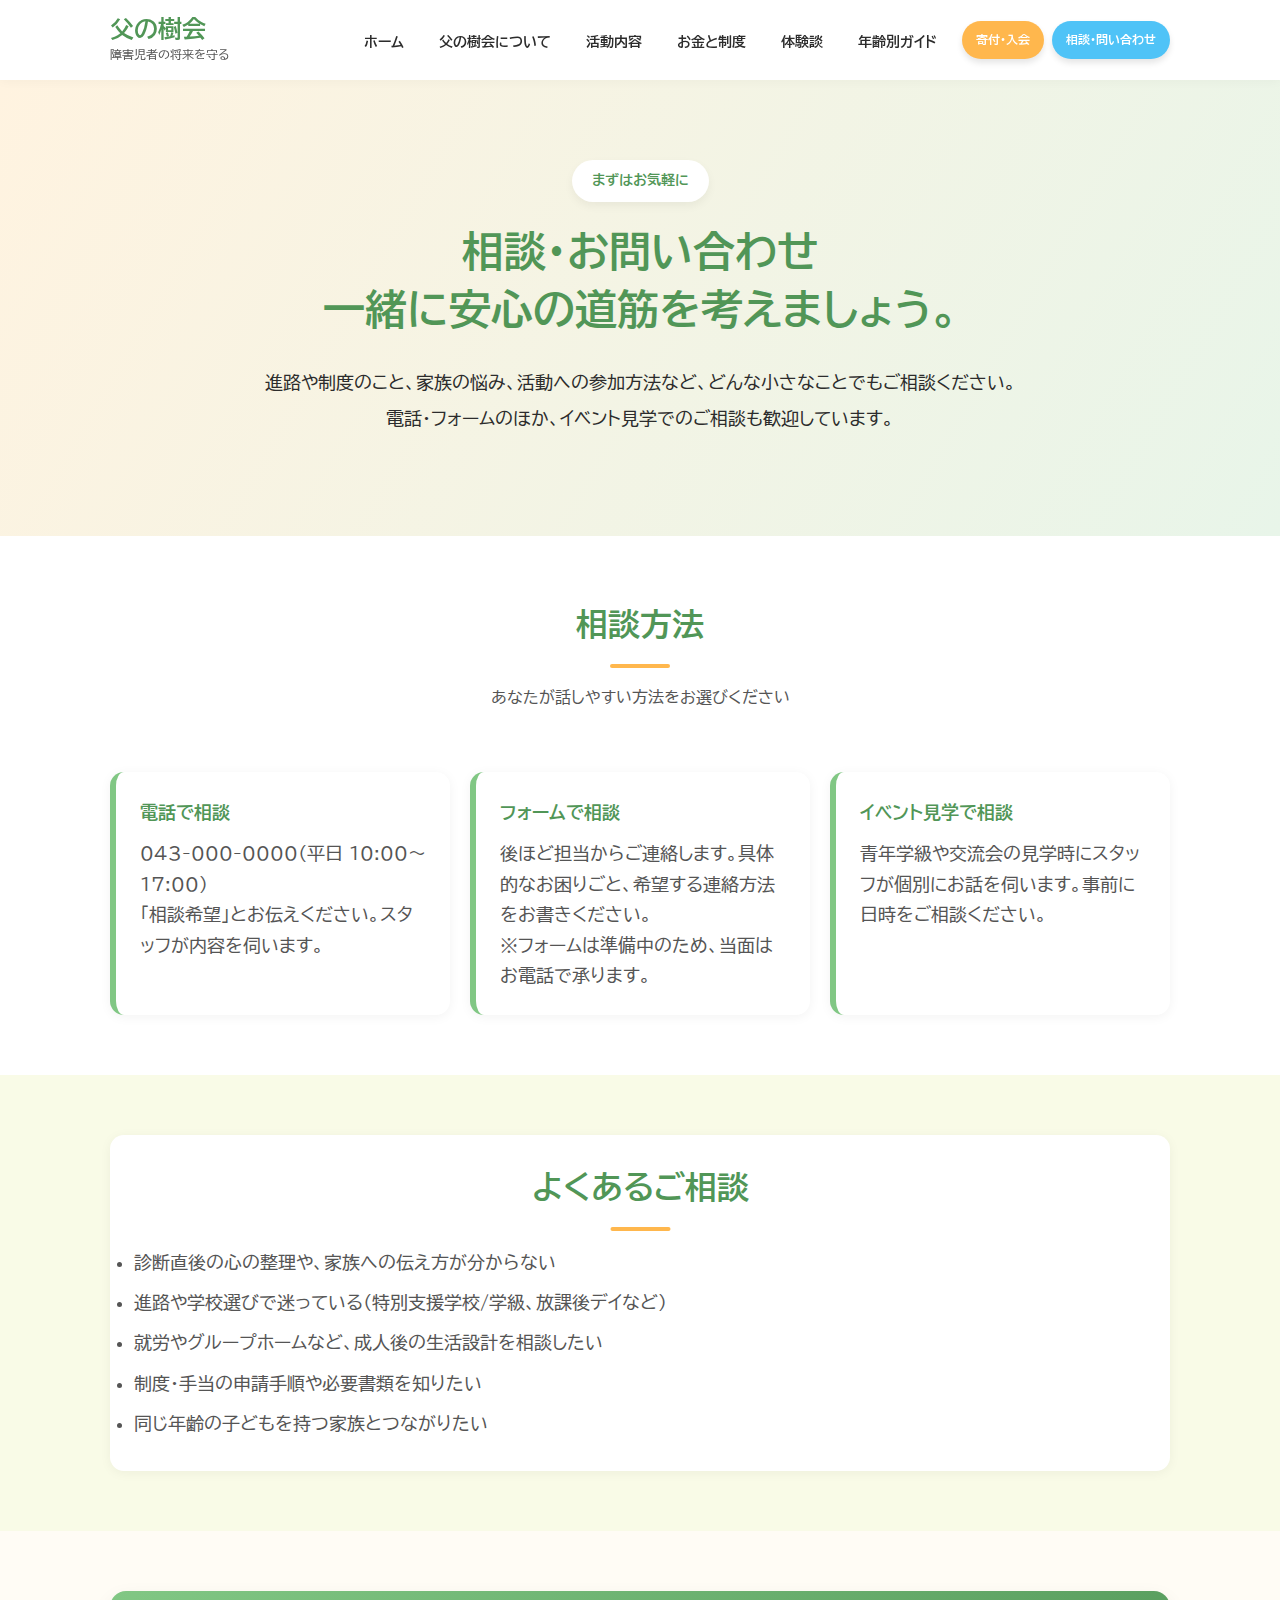
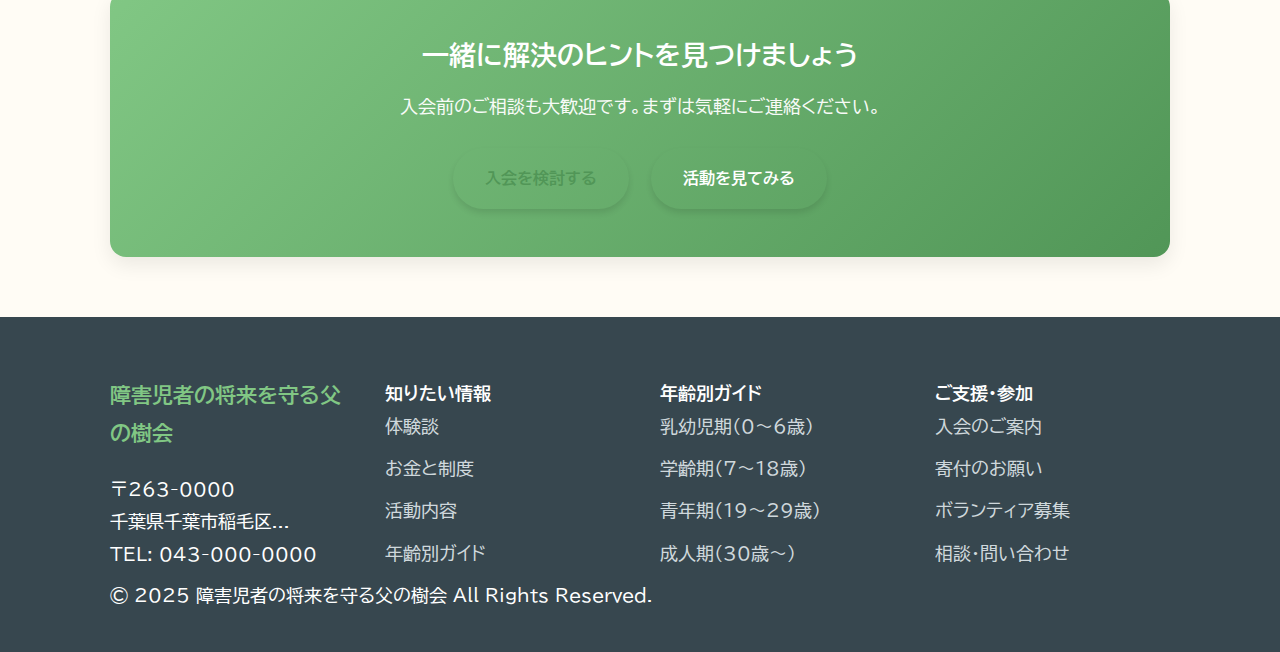
<file: contact.html>
<!DOCTYPE html>
<html lang="ja">

<head>
    <meta charset="UTF-8">
    <meta name="viewport" content="width=device-width, initial-scale=1.0">
    <meta name="description" content="父の樹会への相談・お問い合わせ - 進路、制度、活動参加などお気軽にご連絡ください。">
    <title>相談・お問い合わせ | 父の樹会</title>
    <link rel="preconnect" href="https://fonts.googleapis.com">
    <link rel="preconnect" href="https://fonts.gstatic.com" crossorigin>
    <link
        href="https://fonts.googleapis.com/css2?family=BIZ+UDPGothic:wght@400;700&family=Noto+Sans+JP:wght@400;500;700&display=swap"
        rel="stylesheet">
    <link rel="stylesheet" href="style.css">
    <style>
        .contact-hero {
            background: linear-gradient(120deg, #FFF3E0 0%, #E8F5E9 100%);
            padding: 80px 0 60px;
        }

        .contact-section {
            padding: 60px 0;
        }

        .contact-section.white-bg {
            background-color: #fff;
        }

        .contact-section.light-bg {
            background-color: #F9FBE7;
        }

        .contact-grid {
            display: grid;
            grid-template-columns: repeat(auto-fit, minmax(260px, 1fr));
            gap: 20px;
            margin-top: 30px;
        }

        .contact-card {
            background: #fff;
            border-radius: 14px;
            padding: 24px;
            box-shadow: 0 2px 12px rgba(0, 0, 0, 0.05);
            border-left: 6px solid #81C784;
        }

        .contact-card h3 {
            font-size: 18px;
            color: #519657;
            margin-bottom: 10px;
        }

        .list-box {
            background: #fff;
            border-radius: 14px;
            padding: 24px;
            box-shadow: 0 2px 12px rgba(0, 0, 0, 0.05);
        }

        .contact-list li {
            margin-bottom: 8px;
            color: #555;
        }

        .cta-box {
            text-align: center;
            background: linear-gradient(135deg, #81C784 0%, #519657 100%);
            color: #fff;
            border-radius: 16px;
            padding: 40px 20px;
            box-shadow: 0 8px 20px rgba(0, 0, 0, 0.08);
        }

        .cta-box .btn {
            margin: 8px;
        }
    </style>
</head>

<body>
    <!-- ヘッダー -->
    <header class="header">
        <div class="container">
            <div class="header-content">
                <div class="logo">
                    <h1>父の樹会</h1>
                    <span class="tagline">障害児者の将来を守る</span>
                </div>

                <nav class="nav">
                    <ul>
                        <li><a href="top.html">ホーム</a></li>
                        <li><a href="about.html">父の樹会について</a></li>
                        <li><a href="activities.html">活動内容</a></li>
                        <li><a href="support.html">お金と制度</a></li>
                        <li><a href="voices.html">体験談</a></li>
                        <li><a href="top.html#guide">年齢別ガイド</a></li>
                    </ul>
                </nav>

                <div class="header-cta">
                    <a href="join.html" class="btn btn-header-donate">寄付・入会</a>
                    <a href="contact.html" class="btn btn-header-contact">相談・問い合わせ</a>
                </div>
            </div>
        </div>
    </header>

    <!-- ヒーロー -->
    <section class="contact-hero">
        <div class="container">
            <div class="hero-content">
                <span class="hero-badge">まずはお気軽に</span>
                <h2 class="hero-title">
                    相談・お問い合わせ<br>
                    一緒に安心の道筋を考えましょう。
                </h2>
                <p class="hero-description">
                    進路や制度のこと、家族の悩み、活動への参加方法など、どんな小さなことでもご相談ください。<br>
                    電話・フォームのほか、イベント見学でのご相談も歓迎しています。
                </p>
            </div>
        </div>
    </section>

    <!-- 相談方法 -->
    <section class="contact-section white-bg">
        <div class="container">
            <h2 class="section-title">相談方法</h2>
            <p class="section-subtitle">あなたが話しやすい方法をお選びください</p>

            <div class="contact-grid">
                <div class="contact-card">
                    <h3>電話で相談</h3>
                    <p style="color: #555; line-height: 1.7;">043-000-0000（平日 10:00〜17:00）</p>
                    <p style="color: #555; line-height: 1.7;">「相談希望」とお伝えください。スタッフが内容を伺います。</p>
                </div>
                <div class="contact-card">
                    <h3>フォームで相談</h3>
                    <p style="color: #555; line-height: 1.7;">後ほど担当からご連絡します。具体的なお困りごと、希望する連絡方法をお書きください。</p>
                    <p style="color: #555; line-height: 1.7;">※フォームは準備中のため、当面はお電話で承ります。</p>
                </div>
                <div class="contact-card">
                    <h3>イベント見学で相談</h3>
                    <p style="color: #555; line-height: 1.7;">青年学級や交流会の見学時にスタッフが個別にお話を伺います。事前に日時をご相談ください。</p>
                </div>
            </div>
        </div>
    </section>

    <!-- よくあるご相談 -->
    <section class="contact-section light-bg">
        <div class="container">
            <div class="list-box">
                <h2 class="section-title" style="margin-top: 0;">よくあるご相談</h2>
                <ul class="contact-list">
                    <li>診断直後の心の整理や、家族への伝え方が分からない</li>
                    <li>進路や学校選びで迷っている（特別支援学校/学級、放課後デイなど）</li>
                    <li>就労やグループホームなど、成人後の生活設計を相談したい</li>
                    <li>制度・手当の申請手順や必要書類を知りたい</li>
                    <li>同じ年齢の子どもを持つ家族とつながりたい</li>
                </ul>
            </div>
        </div>
    </section>

    <!-- CTA -->
    <section class="contact-section">
        <div class="container">
            <div class="cta-box">
                <h2 style="margin-bottom: 10px;">一緒に解決のヒントを見つけましょう</h2>
                <p style="opacity: 0.95; margin-bottom: 18px;">入会前のご相談も大歓迎です。まずは気軽にご連絡ください。</p>
                <div>
                    <a href="join.html" class="btn btn-white" style="color: #519657;">入会を検討する</a>
                    <a href="activities.html" class="btn btn-outline-white">活動を見てみる</a>
                </div>
            </div>
        </div>
    </section>

    <!-- フッター -->
    <footer class="footer">
        <div class="container">
            <div class="footer-content">
                <div>
                    <h3>障害児者の将来を守る父の樹会</h3>
                    <p>〒263-0000<br>千葉県千葉市稲毛区...</p>
                    <p>TEL: 043-000-0000</p>
                </div>

                <div>
                    <h4>知りたい情報</h4>
                    <ul>
                        <li><a href="voices.html">体験談</a></li>
                        <li><a href="support.html">お金と制度</a></li>
                        <li><a href="activities.html">活動内容</a></li>
                        <li><a href="top.html#guide">年齢別ガイド</a></li>
                    </ul>
                </div>

                <div>
                    <h4>年齢別ガイド</h4>
                    <ul>
                        <li><a href="guide-infant.html">乳幼児期（0〜6歳）</a></li>
                        <li><a href="guide-school.html">学齢期（7〜18歳）</a></li>
                        <li><a href="guide-youth.html">青年期（19〜29歳）</a></li>
                        <li><a href="guide-adult.html">成人期（30歳〜）</a></li>
                    </ul>
                </div>

                <div>
                    <h4>ご支援・参加</h4>
                    <ul>
                        <li><a href="join.html">入会のご案内</a></li>
                        <li><a href="join.html">寄付のお願い</a></li>
                        <li><a href="contact.html">ボランティア募集</a></li>
                        <li><a href="contact.html">相談・問い合わせ</a></li>
                    </ul>
                </div>
            </div>

            <div class="footer-bottom">
                <p>&copy; 2025 障害児者の将来を守る父の樹会 All Rights Reserved.</p>
            </div>
        </div>
    </footer>

    <!-- スマホ用固定CTA -->
    <div class="fixed-cta">
        <a href="join.html" class="fixed-cta-btn cta-donate">
            寄付・入会
        </a>
        <a href="contact.html" class="fixed-cta-btn cta-contact">
            相談・問い合わせ
        </a>
    </div>
</body>

</html>
</file>
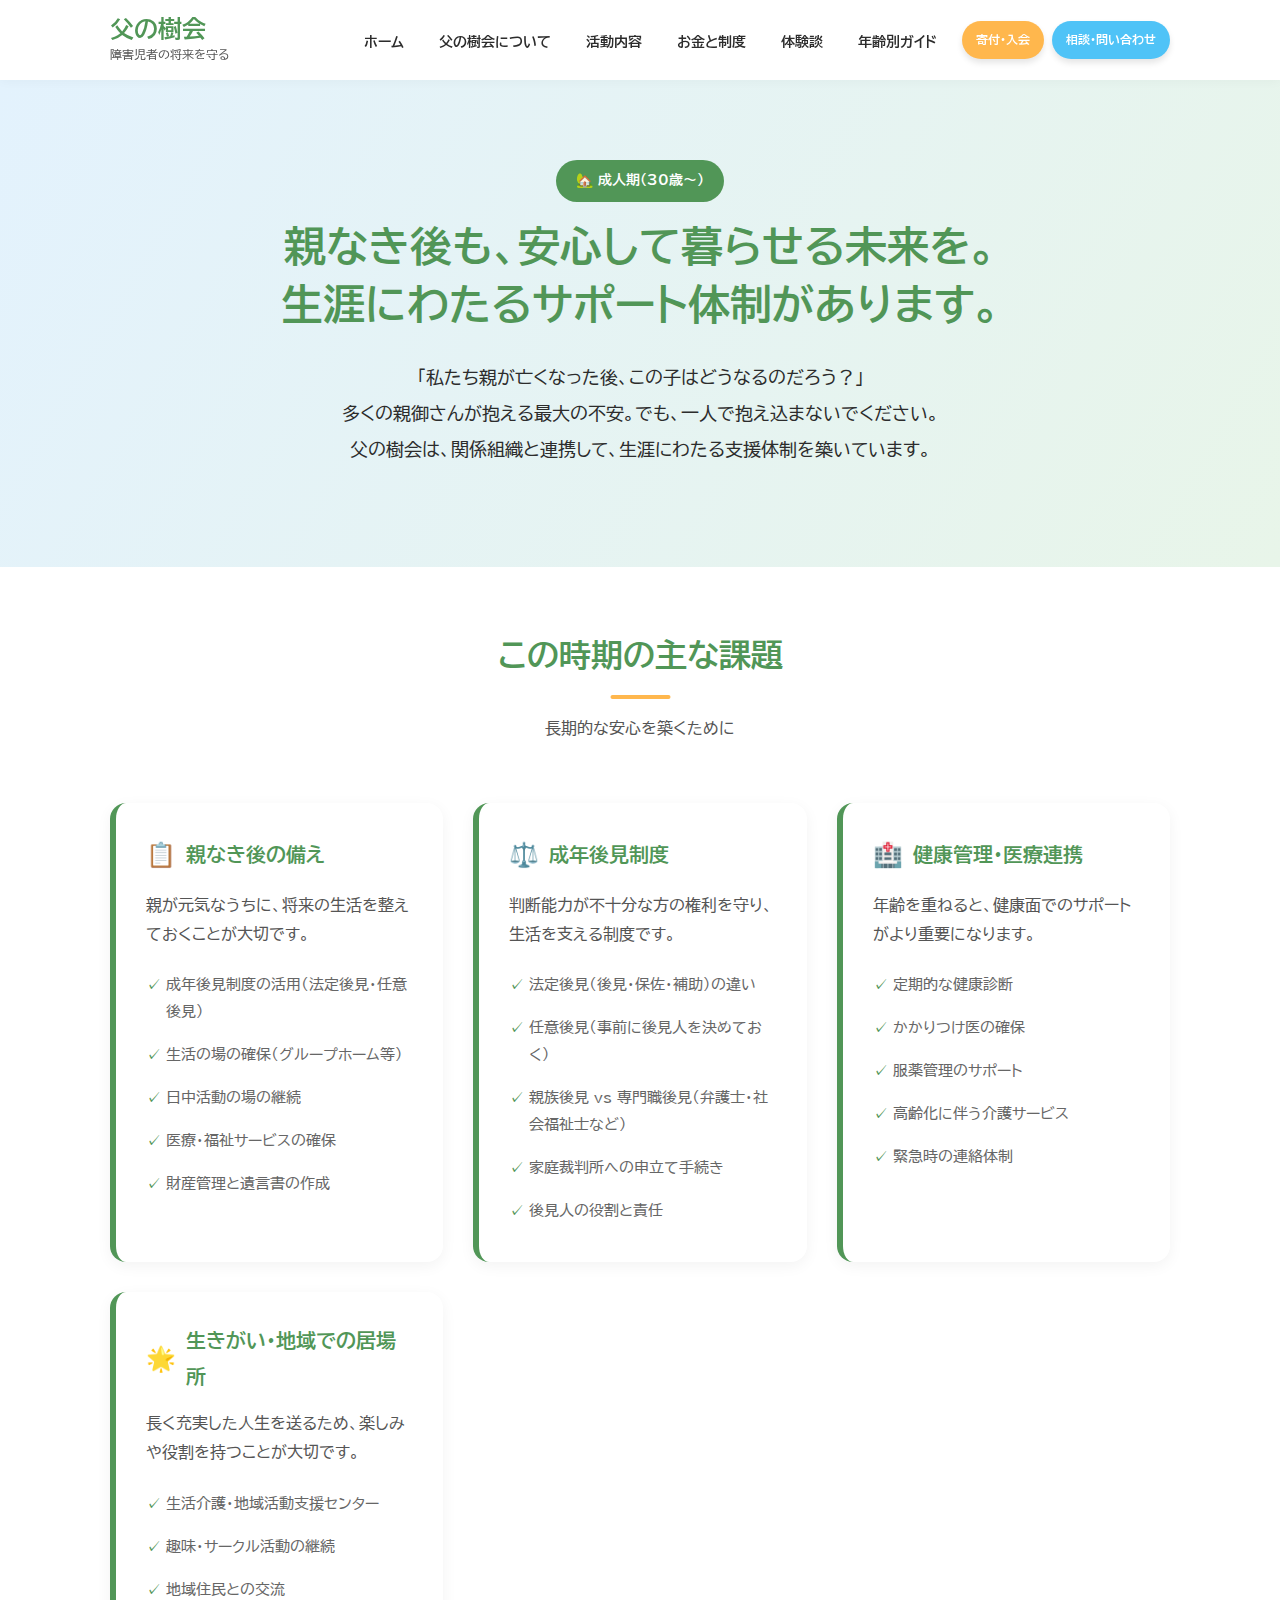
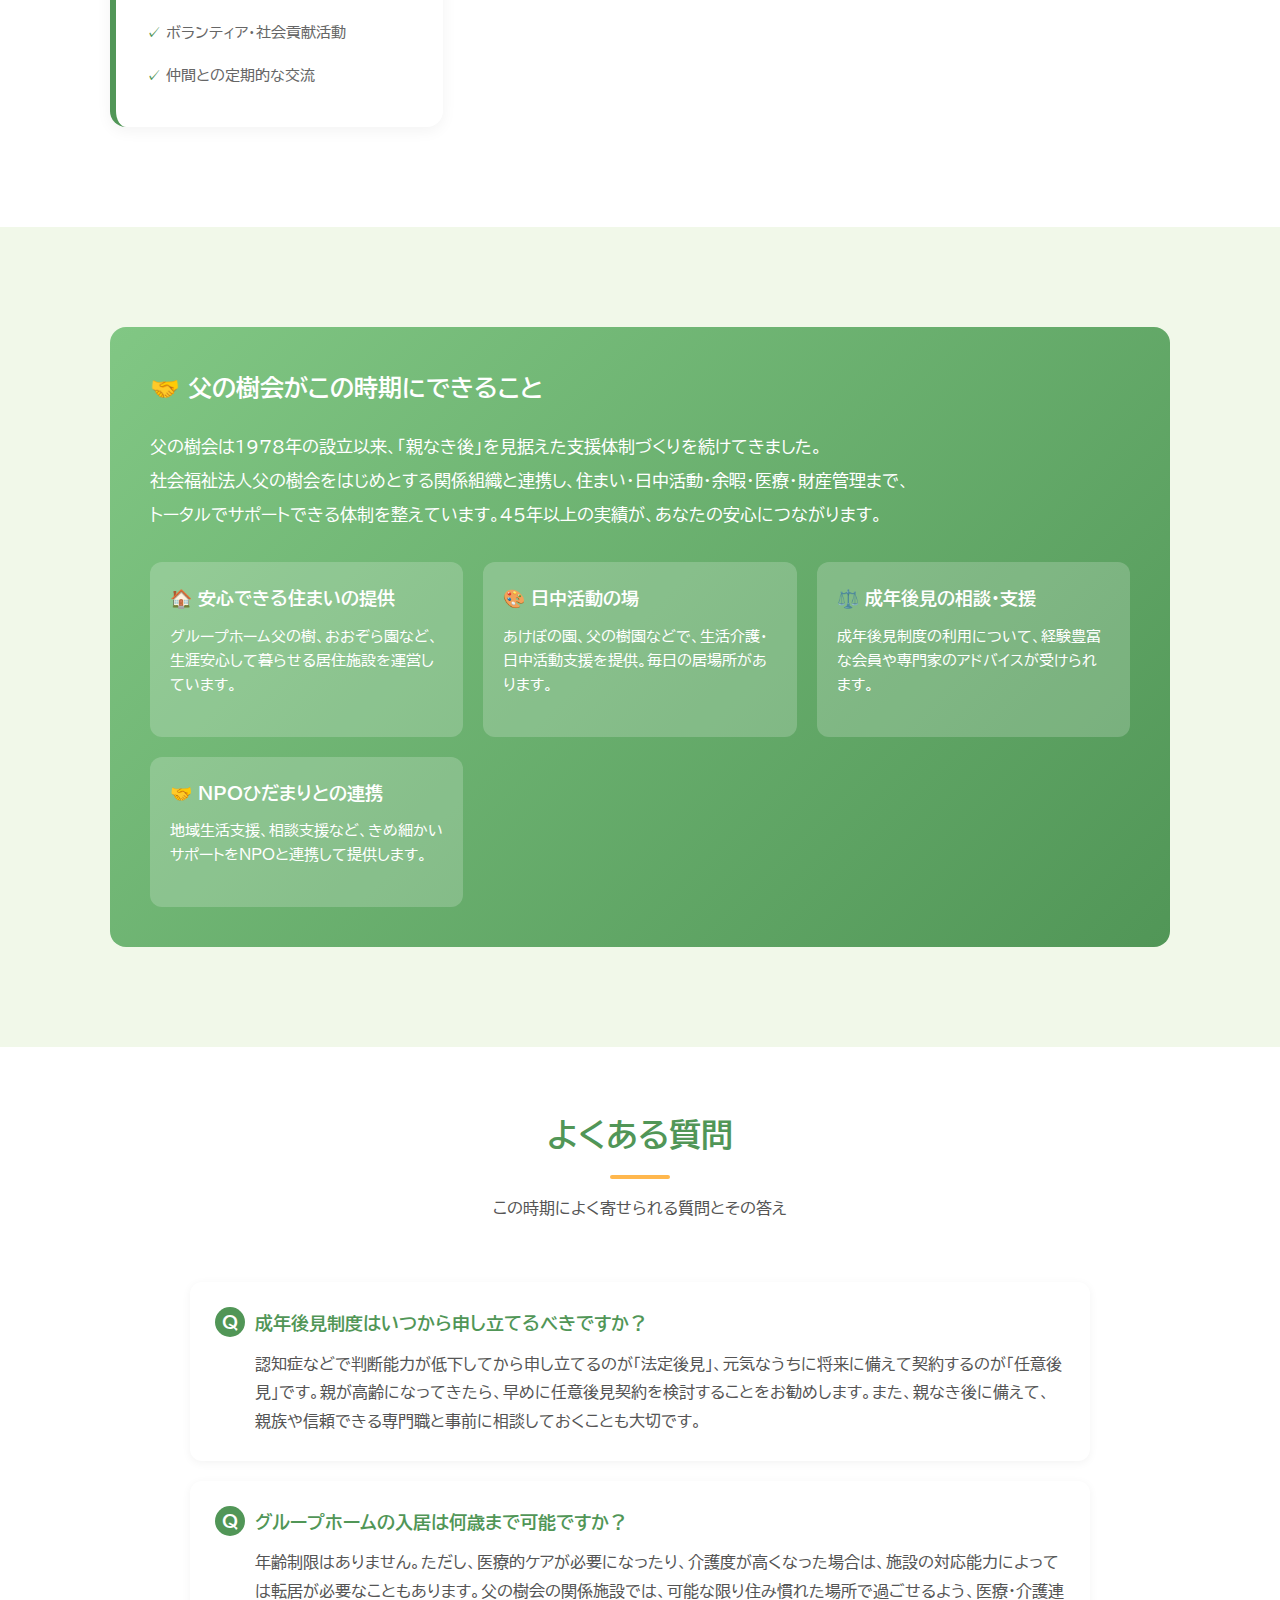
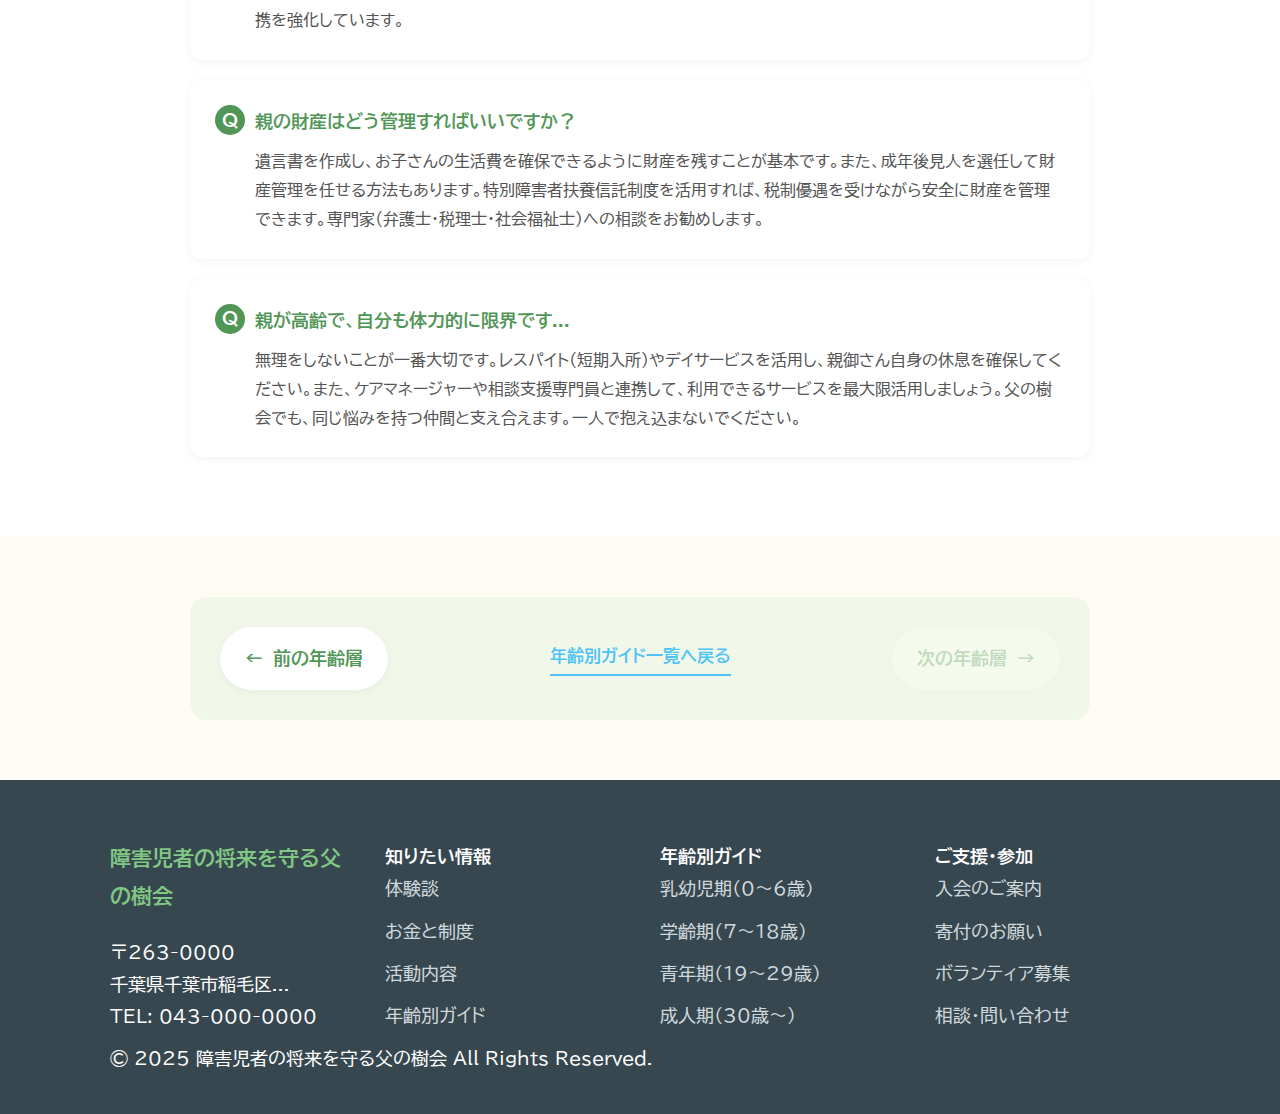
<file: guide-adult.html>
<!DOCTYPE html>
<html lang="ja">

<head>
    <meta charset="UTF-8">
    <meta name="viewport" content="width=device-width, initial-scale=1.0">
    <meta name="description" content="成人期（30歳〜）の支援ガイド - 親なき後の備え、成年後見制度、生涯サポートなど、長期的な安心を提供">
    <title>成人期（30歳〜）ガイド | 父の樹会</title>
    <link rel="preconnect" href="https://fonts.googleapis.com">
    <link rel="preconnect" href="https://fonts.gstatic.com" crossorigin>
    <link
        href="https://fonts.googleapis.com/css2?family=BIZ+UDPGothic:wght@400;700&family=Noto+Sans+JP:wght@400;500;700&display=swap"
        rel="stylesheet">
    <link rel="stylesheet" href="style.css">
    <style>
        /* ガイドページ固有のスタイル */
        .guide-hero {
            background: linear-gradient(120deg, #E3F2FD 0%, #E8F5E9 100%);
            padding: 80px 0 60px;
        }

        .guide-section {
            padding: 60px 0;
        }

        .guide-section.white-bg {
            background-color: #fff;
        }

        .guide-section.light-bg {
            background-color: #F1F8E9;
        }

        .age-badge {
            display: inline-block;
            background-color: #519657;
            color: #fff;
            padding: 8px 20px;
            border-radius: 50px;
            font-size: 14px;
            font-weight: 700;
            margin-bottom: 15px;
        }

        .challenge-grid {
            display: grid;
            grid-template-columns: repeat(auto-fit, minmax(300px, 1fr));
            gap: 30px;
            margin: 40px 0;
        }

        .challenge-card {
            background-color: #fff;
            padding: 30px;
            border-radius: 16px;
            box-shadow: 0 4px 15px rgba(0, 0, 0, 0.05);
            border-left: 6px solid #519657;
            transition: all 0.3s;
        }

        .challenge-card:hover {
            transform: translateY(-5px);
            box-shadow: 0 8px 25px rgba(0, 0, 0, 0.1);
        }

        .challenge-card h3 {
            font-size: 20px;
            color: #519657;
            margin-bottom: 15px;
            display: flex;
            align-items: center;
            gap: 10px;
        }

        .challenge-icon {
            font-size: 24px;
        }

        .challenge-card p {
            font-size: 16px;
            color: #555;
            line-height: 1.8;
            margin-bottom: 15px;
        }

        .challenge-card ul {
            list-style: none;
            padding: 0;
        }

        .challenge-card ul li {
            font-size: 15px;
            color: #666;
            padding: 8px 0;
            padding-left: 20px;
            position: relative;
        }

        .challenge-card ul li::before {
            content: '✓';
            position: absolute;
            left: 0;
            color: #519657;
            font-weight: bold;
        }

        .support-box {
            background: linear-gradient(135deg, #81C784 0%, #519657 100%);
            color: #fff;
            padding: 40px;
            border-radius: 16px;
            margin: 40px 0;
        }

        .support-box h3 {
            font-size: 24px;
            margin-bottom: 20px;
        }

        .support-box p {
            font-size: 17px;
            line-height: 2;
            margin-bottom: 20px;
        }

        .support-list {
            display: grid;
            grid-template-columns: repeat(auto-fit, minmax(250px, 1fr));
            gap: 20px;
            margin-top: 30px;
        }

        .support-item {
            background-color: rgba(255, 255, 255, 0.2);
            padding: 20px;
            border-radius: 12px;
        }

        .support-item h4 {
            font-size: 18px;
            margin-bottom: 10px;
            font-weight: 700;
        }

        .support-item p {
            font-size: 15px;
            line-height: 1.6;
        }

        .faq-section {
            max-width: 900px;
            margin: 0 auto;
        }

        .faq-item {
            background-color: #fff;
            padding: 25px;
            margin-bottom: 20px;
            border-radius: 12px;
            box-shadow: 0 2px 10px rgba(0, 0, 0, 0.05);
        }

        .faq-question {
            font-size: 18px;
            font-weight: 700;
            color: #519657;
            margin-bottom: 10px;
            display: flex;
            align-items: flex-start;
            gap: 10px;
        }

        .faq-question::before {
            content: 'Q';
            background-color: #519657;
            color: #fff;
            width: 30px;
            height: 30px;
            border-radius: 50%;
            display: flex;
            align-items: center;
            justify-content: center;
            font-weight: 700;
            flex-shrink: 0;
        }

        .faq-answer {
            font-size: 16px;
            color: #555;
            line-height: 1.8;
            padding-left: 40px;
        }

        .page-navigation {
            display: flex;
            justify-content: space-between;
            align-items: center;
            max-width: 900px;
            margin: 60px auto;
            padding: 30px;
            background-color: #F1F8E9;
            border-radius: 16px;
        }

        .nav-link {
            display: flex;
            align-items: center;
            gap: 10px;
            padding: 15px 25px;
            background-color: #fff;
            border-radius: 50px;
            color: #519657;
            font-weight: 700;
            transition: all 0.3s;
            box-shadow: 0 2px 10px rgba(0, 0, 0, 0.05);
        }

        .nav-link:hover {
            background-color: #81C784;
            color: #fff;
            transform: translateY(-2px);
            box-shadow: 0 4px 15px rgba(0, 0, 0, 0.1);
        }

        .nav-link.disabled {
            opacity: 0.3;
            pointer-events: none;
        }
    </style>
</head>

<body>
    <!-- ヘッダー -->
    <header class="header">
        <div class="container">
            <div class="header-content">
                <div class="logo">
                    <h1>父の樹会</h1>
                    <span class="tagline">障害児者の将来を守る</span>
                </div>

                <nav class="nav">
                    <ul>
                        <li><a href="top.html">ホーム</a></li>
                        <li><a href="about.html">父の樹会について</a></li>
                        <li><a href="activities.html">活動内容</a></li>
                        <li><a href="support.html">お金と制度</a></li>
                        <li><a href="voices.html">体験談</a></li>
                        <li><a href="top.html#guide">年齢別ガイド</a></li>
                    </ul>
                </nav>

                <div class="header-cta">
                    <a href="join.html" class="btn btn-header-donate">寄付・入会</a>
                    <a href="contact.html" class="btn btn-header-contact">相談・問い合わせ</a>
                </div>
            </div>
        </div>
    </header>

    <!-- ヒーローセクション -->
    <section class="guide-hero">
        <div class="container">
            <div class="hero-content">
                <span class="age-badge">🏡 成人期（30歳〜）</span>
                <h2 class="hero-title">
                    親なき後も、安心して暮らせる未来を。<br>
                    生涯にわたるサポート体制があります。
                </h2>
                <p class="hero-description">
                    「私たち親が亡くなった後、この子はどうなるのだろう？」<br>
                    多くの親御さんが抱える最大の不安。でも、一人で抱え込まないでください。<br>
                    父の樹会は、関係組織と連携して、生涯にわたる支援体制を築いています。
                </p>
            </div>
        </div>
    </section>

    <!-- この時期の主な課題 -->
    <section class="guide-section white-bg">
        <div class="container">
            <h2 class="section-title">この時期の主な課題</h2>
            <p class="section-subtitle">長期的な安心を築くために</p>

            <div class="challenge-grid">
                <div class="challenge-card">
                    <h3><span class="challenge-icon">📋</span>親なき後の備え</h3>
                    <p>親が元気なうちに、将来の生活を整えておくことが大切です。</p>
                    <ul>
                        <li>成年後見制度の活用（法定後見・任意後見）</li>
                        <li>生活の場の確保（グループホーム等）</li>
                        <li>日中活動の場の継続</li>
                        <li>医療・福祉サービスの確保</li>
                        <li>財産管理と遺言書の作成</li>
                    </ul>
                </div>

                <div class="challenge-card">
                    <h3><span class="challenge-icon">⚖️</span>成年後見制度</h3>
                    <p>判断能力が不十分な方の権利を守り、生活を支える制度です。</p>
                    <ul>
                        <li>法定後見（後見・保佐・補助）の違い</li>
                        <li>任意後見（事前に後見人を決めておく）</li>
                        <li>親族後見 vs 専門職後見（弁護士・社会福祉士など）</li>
                        <li>家庭裁判所への申立て手続き</li>
                        <li>後見人の役割と責任</li>
                    </ul>
                </div>

                <div class="challenge-card">
                    <h3><span class="challenge-icon">🏥</span>健康管理・医療連携</h3>
                    <p>年齢を重ねると、健康面でのサポートがより重要になります。</p>
                    <ul>
                        <li>定期的な健康診断</li>
                        <li>かかりつけ医の確保</li>
                        <li>服薬管理のサポート</li>
                        <li>高齢化に伴う介護サービス</li>
                        <li>緊急時の連絡体制</li>
                    </ul>
                </div>

                <div class="challenge-card">
                    <h3><span class="challenge-icon">🌟</span>生きがい・地域での居場所</h3>
                    <p>長く充実した人生を送るため、楽しみや役割を持つことが大切です。</p>
                    <ul>
                        <li>生活介護・地域活動支援センター</li>
                        <li>趣味・サークル活動の継続</li>
                        <li>地域住民との交流</li>
                        <li>ボランティア・社会貢献活動</li>
                        <li>仲間との定期的な交流</li>
                    </ul>
                </div>
            </div>
        </div>
    </section>

    <!-- 父の樹会のサポート -->
    <section class="guide-section light-bg">
        <div class="container">
            <div class="support-box">
                <h3>🤝 父の樹会がこの時期にできること</h3>
                <p>
                    父の樹会は1978年の設立以来、「親なき後」を見据えた支援体制づくりを続けてきました。<br>
                    社会福祉法人父の樹会をはじめとする関係組織と連携し、住まい・日中活動・余暇・医療・財産管理まで、<br>
                    トータルでサポートできる体制を整えています。45年以上の実績が、あなたの安心につながります。
                </p>

                <div class="support-list">
                    <div class="support-item">
                        <h4>🏠 安心できる住まいの提供</h4>
                        <p>グループホーム父の樹、おおぞら園など、生涯安心して暮らせる居住施設を運営しています。</p>
                    </div>

                    <div class="support-item">
                        <h4>🎨 日中活動の場</h4>
                        <p>あけぼの園、父の樹園などで、生活介護・日中活動支援を提供。毎日の居場所があります。</p>
                    </div>

                    <div class="support-item">
                        <h4>⚖️ 成年後見の相談・支援</h4>
                        <p>成年後見制度の利用について、経験豊富な会員や専門家のアドバイスが受けられます。</p>
                    </div>

                    <div class="support-item">
                        <h4>🤝 NPOひだまりとの連携</h4>
                        <p>地域生活支援、相談支援など、きめ細かいサポートをNPOと連携して提供します。</p>
                    </div>
                </div>
            </div>
        </div>
    </section>

    <!-- よくある質問 -->
    <section class="guide-section white-bg">
        <div class="container">
            <h2 class="section-title">よくある質問</h2>
            <p class="section-subtitle">この時期によく寄せられる質問とその答え</p>

            <div class="faq-section">
                <div class="faq-item">
                    <div class="faq-question">成年後見制度はいつから申し立てるべきですか？</div>
                    <div class="faq-answer">
                        認知症などで判断能力が低下してから申し立てるのが「法定後見」、元気なうちに将来に備えて契約するのが「任意後見」です。親が高齢になってきたら、早めに任意後見契約を検討することをお勧めします。また、親なき後に備えて、親族や信頼できる専門職と事前に相談しておくことも大切です。
                    </div>
                </div>

                <div class="faq-item">
                    <div class="faq-question">グループホームの入居は何歳まで可能ですか？</div>
                    <div class="faq-answer">
                        年齢制限はありません。ただし、医療的ケアが必要になったり、介護度が高くなった場合は、施設の対応能力によっては転居が必要なこともあります。父の樹会の関係施設では、可能な限り住み慣れた場所で過ごせるよう、医療・介護連携を強化しています。
                    </div>
                </div>

                <div class="faq-item">
                    <div class="faq-question">親の財産はどう管理すればいいですか？</div>
                    <div class="faq-answer">
                        遺言書を作成し、お子さんの生活費を確保できるように財産を残すことが基本です。また、成年後見人を選任して財産管理を任せる方法もあります。特別障害者扶養信託制度を活用すれば、税制優遇を受けながら安全に財産を管理できます。専門家（弁護士・税理士・社会福祉士）への相談をお勧めします。
                    </div>
                </div>

                <div class="faq-item">
                    <div class="faq-question">親が高齢で、自分も体力的に限界です...</div>
                    <div class="faq-answer">
                        無理をしないことが一番大切です。レスパイト（短期入所）やデイサービスを活用し、親御さん自身の休息を確保してください。また、ケアマネージャーや相談支援専門員と連携して、利用できるサービスを最大限活用しましょう。父の樹会でも、同じ悩みを持つ仲間と支え合えます。一人で抱え込まないでください。
                    </div>
                </div>
            </div>
        </div>
    </section>

    <!-- ページナビゲーション -->
    <div class="container">
        <div class="page-navigation">
            <a href="guide-youth.html" class="nav-link">
                <span>←</span>
                <span>前の年齢層</span>
            </a>
            <a href="top.html#guide" class="link-text" style="font-size: 17px;">年齢別ガイド一覧へ戻る</a>
            <a href="#" class="nav-link disabled">
                <span>次の年齢層</span>
                <span>→</span>
            </a>
        </div>
    </div>

    <!-- フッター -->
    <footer class="footer">
        <div class="container">
            <div class="footer-content">
                <div>
                    <h3>障害児者の将来を守る父の樹会</h3>
                    <p>〒263-0000<br>千葉県千葉市稲毛区...</p>
                    <p>TEL: 043-000-0000</p>
                </div>

                <div>
                    <h4>知りたい情報</h4>
                    <ul>
                        <li><a href="voices.html">体験談</a></li>
                        <li><a href="support.html">お金と制度</a></li>
                        <li><a href="activities.html">活動内容</a></li>
                        <li><a href="top.html#guide">年齢別ガイド</a></li>
                    </ul>
                </div>

                <div>
                    <h4>年齢別ガイド</h4>
                    <ul>
                        <li><a href="guide-infant.html">乳幼児期（0〜6歳）</a></li>
                        <li><a href="guide-school.html">学齢期（7〜18歳）</a></li>
                        <li><a href="guide-youth.html">青年期（19〜29歳）</a></li>
                        <li><a href="guide-adult.html">成人期（30歳〜）</a></li>
                    </ul>
                </div>

                <div>
                    <h4>ご支援・参加</h4>
                    <ul>
                        <li><a href="join.html">入会のご案内</a></li>
                        <li><a href="join.html">寄付のお願い</a></li>
                        <li><a href="contact.html">ボランティア募集</a></li>
                        <li><a href="contact.html">相談・問い合わせ</a></li>
                    </ul>
                </div>
            </div>

            <div class="footer-bottom">
                <p>&copy; 2025 障害児者の将来を守る父の樹会 All Rights Reserved.</p>
            </div>
        </div>
    </footer>

    <!-- スマホ用固定CTA -->
    <div class="fixed-cta">
        <a href="join.html" class="fixed-cta-btn cta-donate">
            寄付・入会
        </a>
        <a href="contact.html" class="fixed-cta-btn cta-contact">
            相談・問い合わせ
        </a>
    </div>

</body>

</html>
</file>
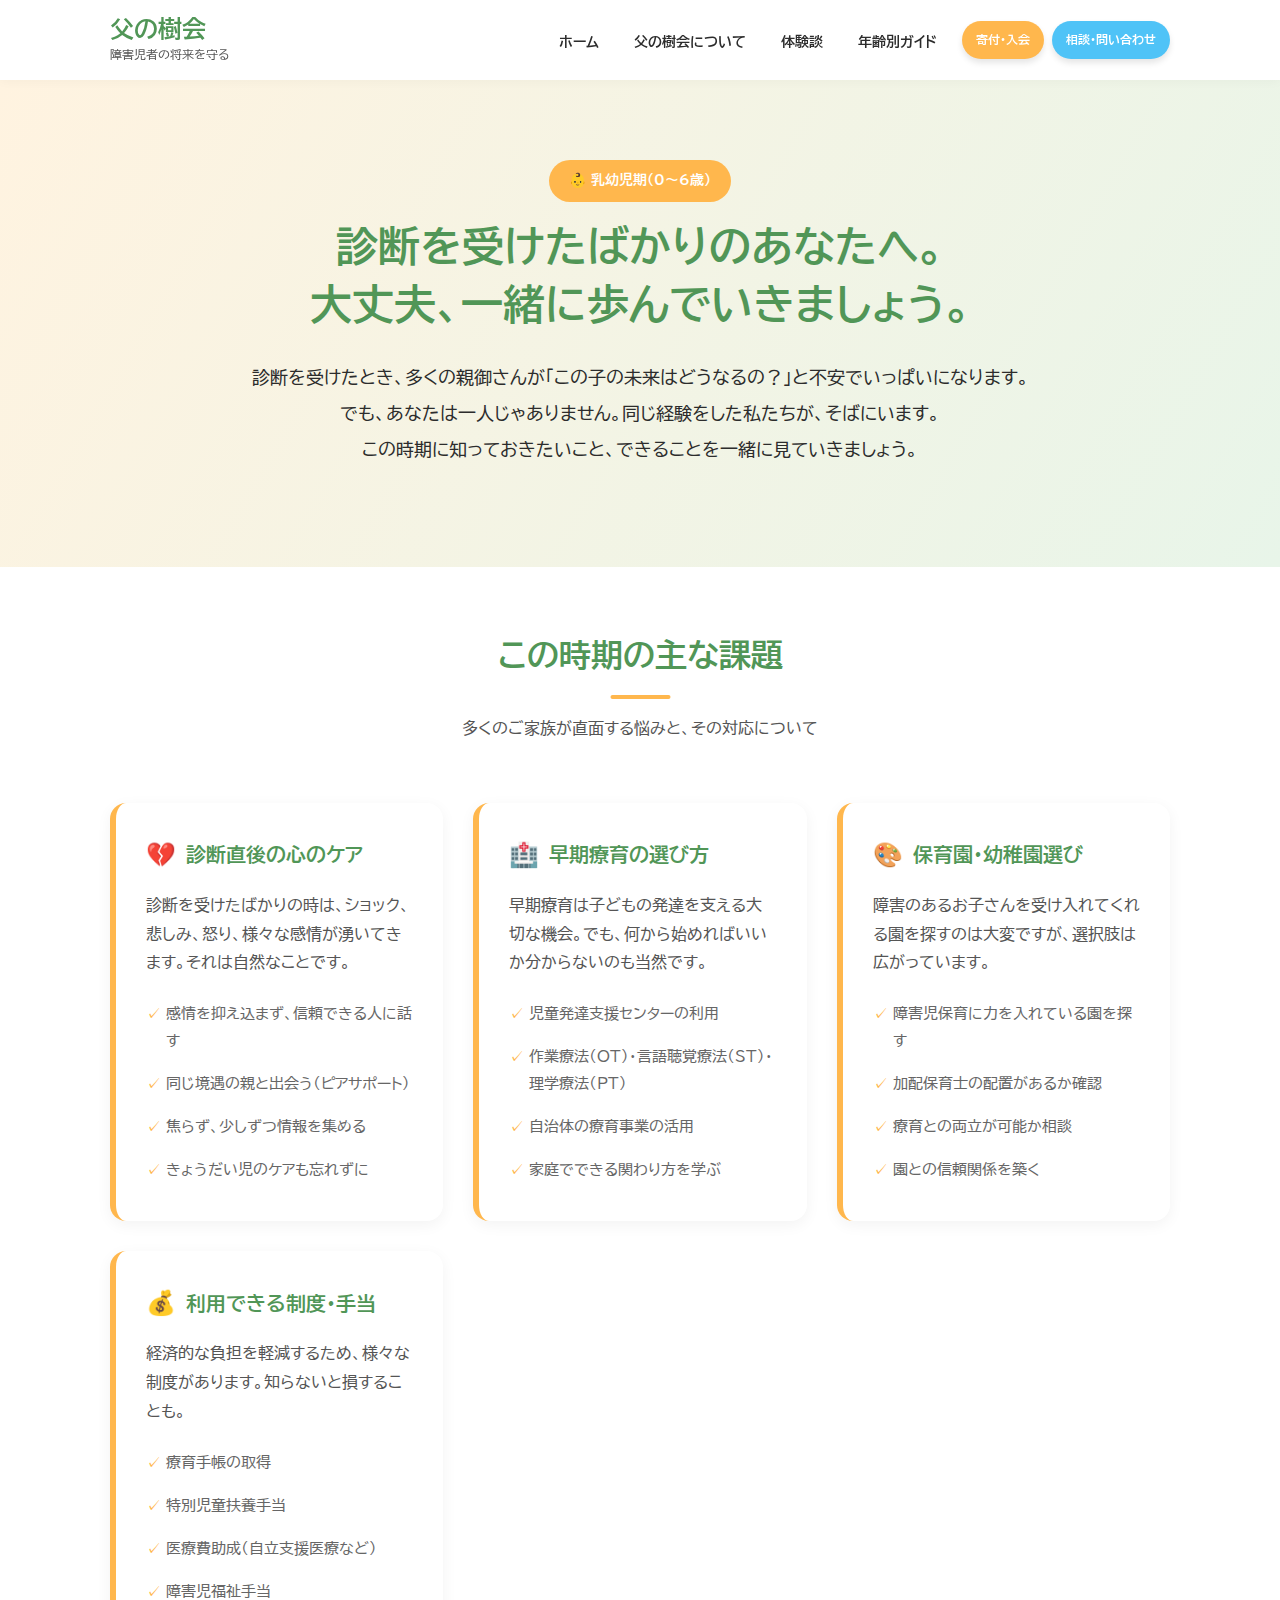
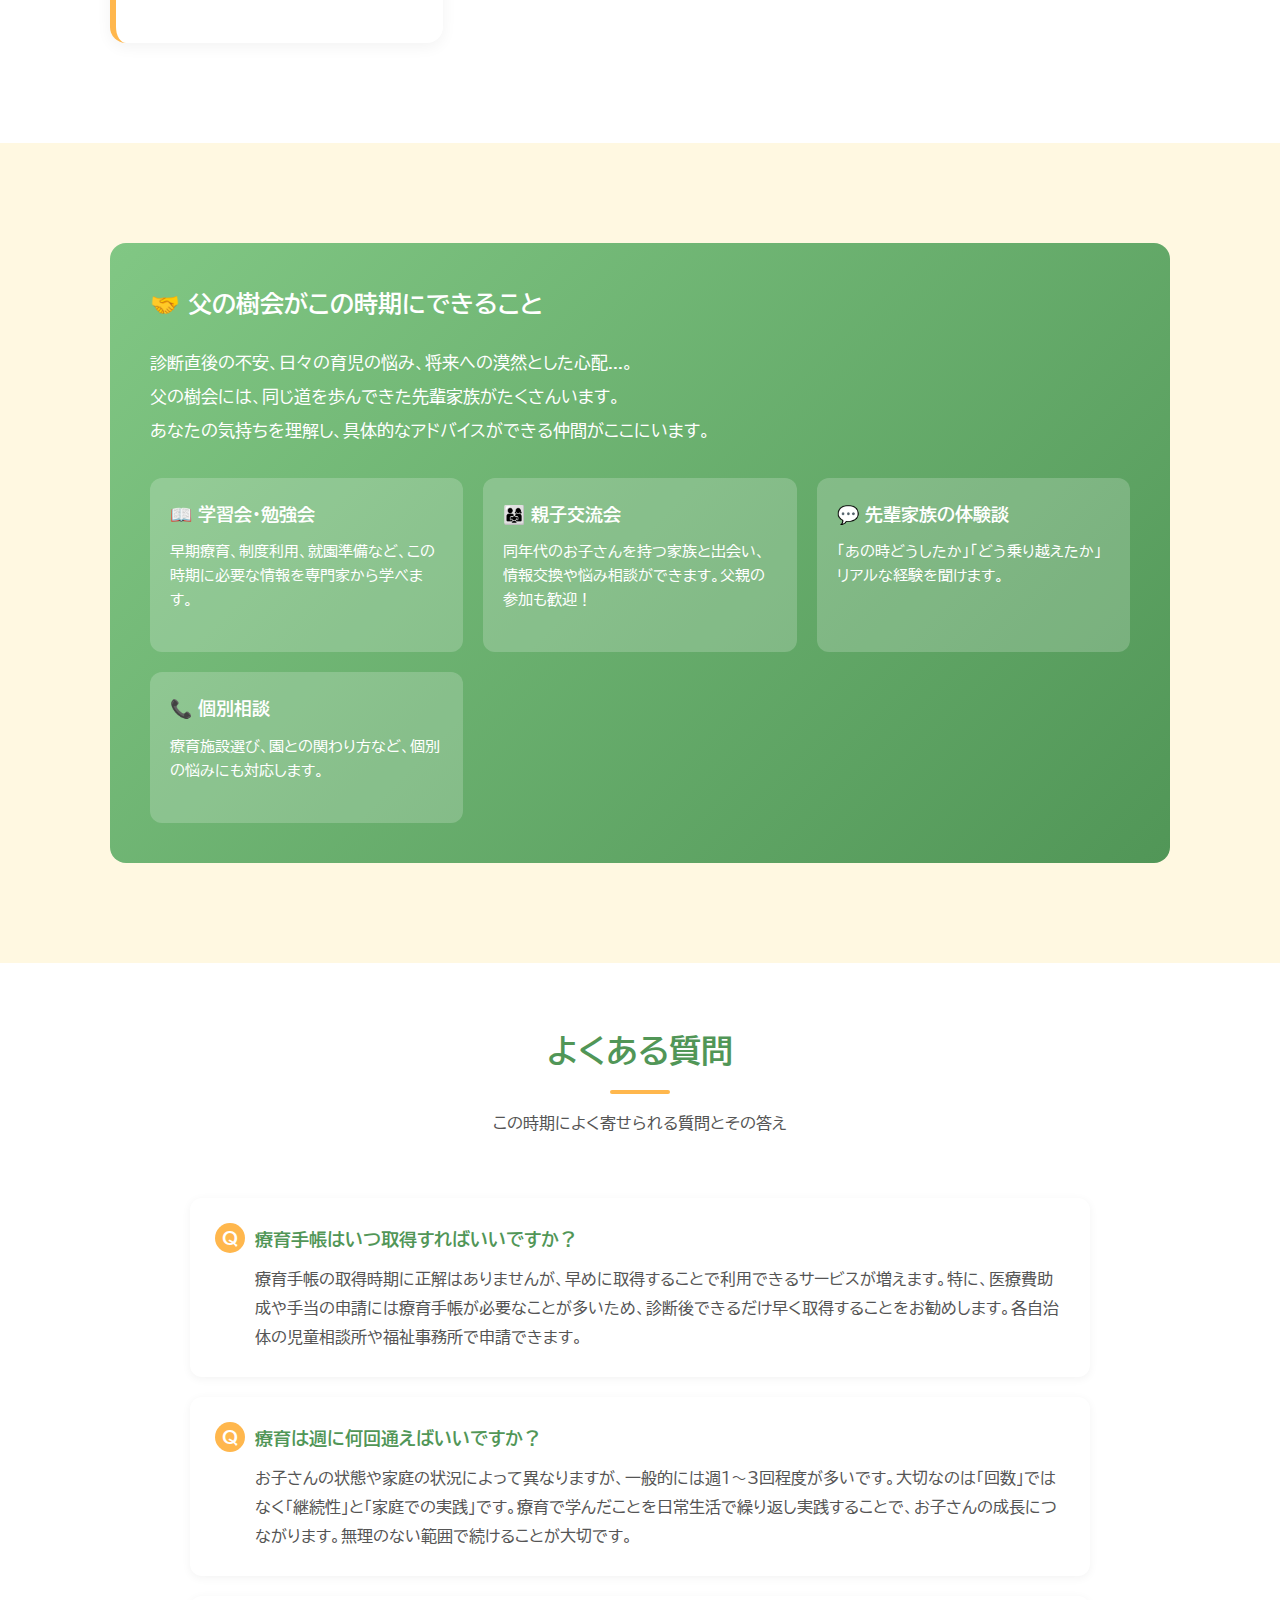
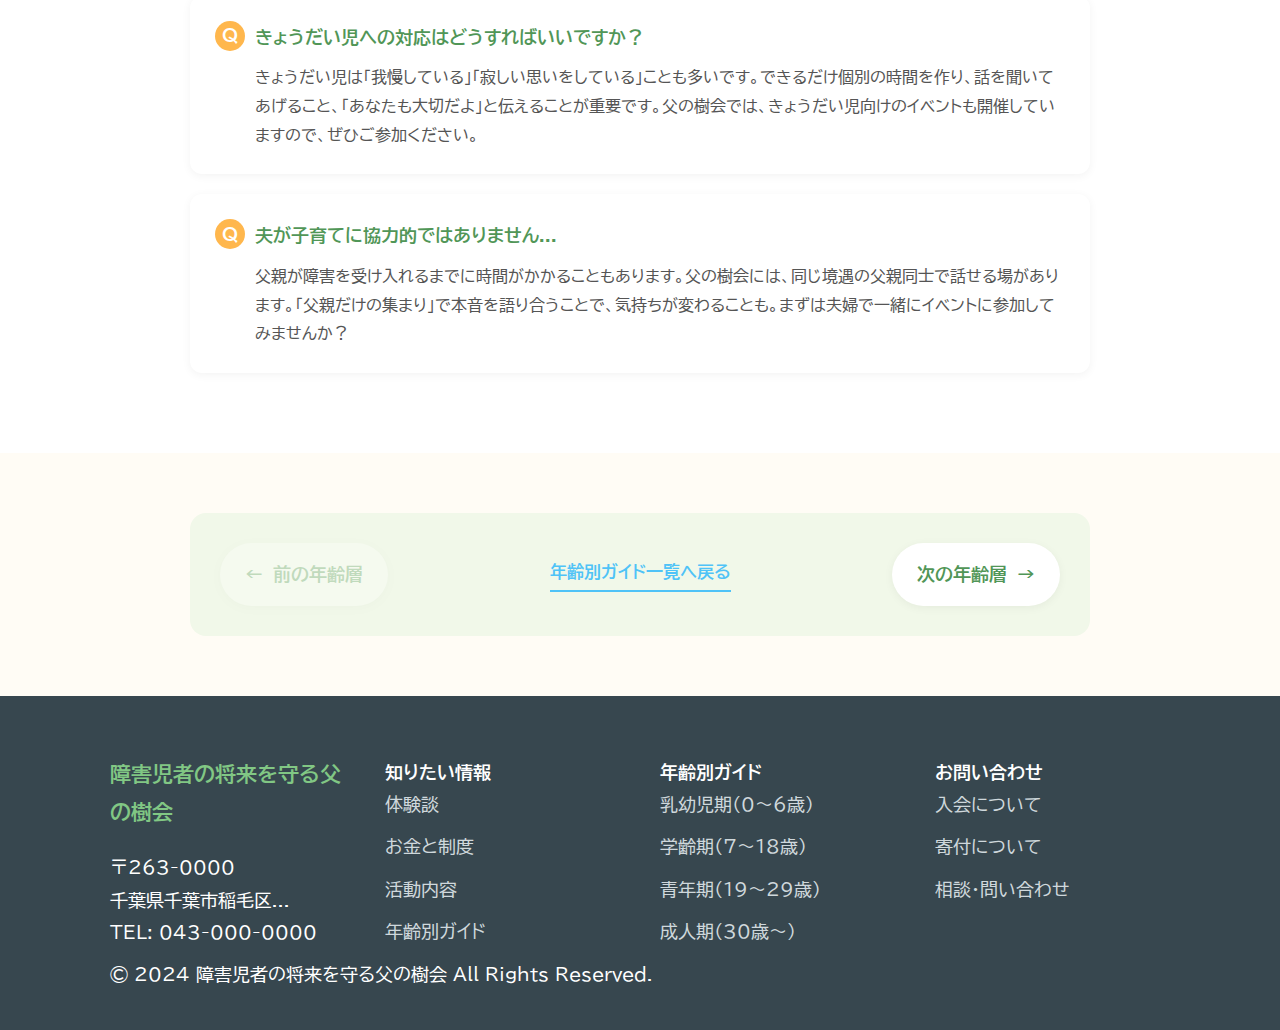
<file: guide-infant.html>
<!DOCTYPE html>
<html lang="ja">

<head>
    <meta charset="UTF-8">
    <meta name="viewport" content="width=device-width, initial-scale=1.0">
    <meta name="description" content="乳幼児期（0〜6歳）の子育てガイド - 診断直後の不安、早期療育、保育園選びなど、この時期に必要な情報をまとめました。">
    <title>乳幼児期（0〜6歳）ガイド | 父の樹会</title>
    <link rel="preconnect" href="https://fonts.googleapis.com">
    <link rel="preconnect" href="https://fonts.gstatic.com" crossorigin>
    <link
        href="https://fonts.googleapis.com/css2?family=BIZ+UDPGothic:wght@400;700&family=Noto+Sans+JP:wght@400;500;700&display=swap"
        rel="stylesheet">
    <link rel="stylesheet" href="style.css">
    <style>
        /* ガイドページ固有のスタイル */
        .guide-hero {
            background: linear-gradient(120deg, #FFF3E0 0%, #E8F5E9 100%);
            padding: 80px 0 60px;
        }

        .guide-section {
            padding: 60px 0;
        }

        .guide-section.white-bg {
            background-color: #fff;
        }

        .guide-section.light-bg {
            background-color: #FFF8E1;
        }

        .age-badge {
            display: inline-block;
            background-color: #FFB74D;
            color: #fff;
            padding: 8px 20px;
            border-radius: 50px;
            font-size: 14px;
            font-weight: 700;
            margin-bottom: 15px;
        }

        .challenge-grid {
            display: grid;
            grid-template-columns: repeat(auto-fit, minmax(300px, 1fr));
            gap: 30px;
            margin: 40px 0;
        }

        .challenge-card {
            background-color: #fff;
            padding: 30px;
            border-radius: 16px;
            box-shadow: 0 4px 15px rgba(0, 0, 0, 0.05);
            border-left: 6px solid #FFB74D;
            transition: all 0.3s;
        }

        .challenge-card:hover {
            transform: translateY(-5px);
            box-shadow: 0 8px 25px rgba(0, 0, 0, 0.1);
        }

        .challenge-card h3 {
            font-size: 20px;
            color: #519657;
            margin-bottom: 15px;
            display: flex;
            align-items: center;
            gap: 10px;
        }

        .challenge-icon {
            font-size: 24px;
        }

        .challenge-card p {
            font-size: 16px;
            color: #555;
            line-height: 1.8;
            margin-bottom: 15px;
        }

        .challenge-card ul {
            list-style: none;
            padding: 0;
        }

        .challenge-card ul li {
            font-size: 15px;
            color: #666;
            padding: 8px 0;
            padding-left: 20px;
            position: relative;
        }

        .challenge-card ul li::before {
            content: '✓';
            position: absolute;
            left: 0;
            color: #FFB74D;
            font-weight: bold;
        }

        .support-box {
            background: linear-gradient(135deg, #81C784 0%, #519657 100%);
            color: #fff;
            padding: 40px;
            border-radius: 16px;
            margin: 40px 0;
        }

        .support-box h3 {
            font-size: 24px;
            margin-bottom: 20px;
        }

        .support-box p {
            font-size: 17px;
            line-height: 2;
            margin-bottom: 20px;
        }

        .support-list {
            display: grid;
            grid-template-columns: repeat(auto-fit, minmax(250px, 1fr));
            gap: 20px;
            margin-top: 30px;
        }

        .support-item {
            background-color: rgba(255, 255, 255, 0.2);
            padding: 20px;
            border-radius: 12px;
        }

        .support-item h4 {
            font-size: 18px;
            margin-bottom: 10px;
            font-weight: 700;
        }

        .support-item p {
            font-size: 15px;
            line-height: 1.6;
        }

        .faq-section {
            max-width: 900px;
            margin: 0 auto;
        }

        .faq-item {
            background-color: #fff;
            padding: 25px;
            margin-bottom: 20px;
            border-radius: 12px;
            box-shadow: 0 2px 10px rgba(0, 0, 0, 0.05);
        }

        .faq-question {
            font-size: 18px;
            font-weight: 700;
            color: #519657;
            margin-bottom: 10px;
            display: flex;
            align-items: flex-start;
            gap: 10px;
        }

        .faq-question::before {
            content: 'Q';
            background-color: #FFB74D;
            color: #fff;
            width: 30px;
            height: 30px;
            border-radius: 50%;
            display: flex;
            align-items: center;
            justify-content: center;
            font-weight: 700;
            flex-shrink: 0;
        }

        .faq-answer {
            font-size: 16px;
            color: #555;
            line-height: 1.8;
            padding-left: 40px;
        }

        .page-navigation {
            display: flex;
            justify-content: space-between;
            align-items: center;
            max-width: 900px;
            margin: 60px auto;
            padding: 30px;
            background-color: #F1F8E9;
            border-radius: 16px;
        }

        .nav-link {
            display: flex;
            align-items: center;
            gap: 10px;
            padding: 15px 25px;
            background-color: #fff;
            border-radius: 50px;
            color: #519657;
            font-weight: 700;
            transition: all 0.3s;
            box-shadow: 0 2px 10px rgba(0, 0, 0, 0.05);
        }

        .nav-link:hover {
            background-color: #81C784;
            color: #fff;
            transform: translateY(-2px);
            box-shadow: 0 4px 15px rgba(0, 0, 0, 0.1);
        }

        .nav-link.disabled {
            opacity: 0.3;
            pointer-events: none;
        }
    </style>
</head>

<body>
    <!-- ヘッダー -->
    <header class="header">
        <div class="container">
            <div class="header-content">
                <div class="logo">
                    <h1>父の樹会</h1>
                    <span class="tagline">障害児者の将来を守る</span>
                </div>

                <!-- PC用ナビゲーション -->
                <nav class="nav">
                    <ul>
                        <li><a href="top.html">ホーム</a></li>
                        <li><a href="about.html">父の樹会について</a></li>
                        <li><a href="voices.html">体験談</a></li>
                        <li><a href="top.html#guide">年齢別ガイド</a></li>
                    </ul>
                </nav>

                <!-- PC用 CTAボタン -->
                <div class="header-cta">
                    <a href="#donate" class="btn btn-header-donate">寄付・入会</a>
                    <a href="#contact" class="btn btn-header-contact">相談・問い合わせ</a>
                </div>
            </div>
        </div>
    </header>

    <!-- ヒーローセクション -->
    <section class="guide-hero">
        <div class="container">
            <div class="hero-content">
                <span class="age-badge">👶 乳幼児期（0〜6歳）</span>
                <h2 class="hero-title">
                    診断を受けたばかりのあなたへ。<br>
                    大丈夫、一緒に歩んでいきましょう。
                </h2>
                <p class="hero-description">
                    診断を受けたとき、多くの親御さんが「この子の未来はどうなるの？」と不安でいっぱいになります。<br>
                    でも、あなたは一人じゃありません。同じ経験をした私たちが、そばにいます。<br>
                    この時期に知っておきたいこと、できることを一緒に見ていきましょう。
                </p>
            </div>
        </div>
    </section>

    <!-- この時期の主な課題 -->
    <section class="guide-section white-bg">
        <div class="container">
            <h2 class="section-title">この時期の主な課題</h2>
            <p class="section-subtitle">多くのご家族が直面する悩みと、その対応について</p>

            <div class="challenge-grid">
                <div class="challenge-card">
                    <h3><span class="challenge-icon">💔</span>診断直後の心のケア</h3>
                    <p>診断を受けたばかりの時は、ショック、悲しみ、怒り、様々な感情が湧いてきます。それは自然なことです。</p>
                    <ul>
                        <li>感情を抑え込まず、信頼できる人に話す</li>
                        <li>同じ境遇の親と出会う（ピアサポート）</li>
                        <li>焦らず、少しずつ情報を集める</li>
                        <li>きょうだい児のケアも忘れずに</li>
                    </ul>
                </div>

                <div class="challenge-card">
                    <h3><span class="challenge-icon">🏥</span>早期療育の選び方</h3>
                    <p>早期療育は子どもの発達を支える大切な機会。でも、何から始めればいいか分からないのも当然です。</p>
                    <ul>
                        <li>児童発達支援センターの利用</li>
                        <li>作業療法（OT）・言語聴覚療法（ST）・理学療法（PT）</li>
                        <li>自治体の療育事業の活用</li>
                        <li>家庭でできる関わり方を学ぶ</li>
                    </ul>
                </div>

                <div class="challenge-card">
                    <h3><span class="challenge-icon">🎨</span>保育園・幼稚園選び</h3>
                    <p>障害のあるお子さんを受け入れてくれる園を探すのは大変ですが、選択肢は広がっています。</p>
                    <ul>
                        <li>障害児保育に力を入れている園を探す</li>
                        <li>加配保育士の配置があるか確認</li>
                        <li>療育との両立が可能か相談</li>
                        <li>園との信頼関係を築く</li>
                    </ul>
                </div>

                <div class="challenge-card">
                    <h3><span class="challenge-icon">💰</span>利用できる制度・手当</h3>
                    <p>経済的な負担を軽減するため、様々な制度があります。知らないと損することも。</p>
                    <ul>
                        <li>療育手帳の取得</li>
                        <li>特別児童扶養手当</li>
                        <li>医療費助成（自立支援医療など）</li>
                        <li>障害児福祉手当</li>
                    </ul>
                </div>
            </div>
        </div>
    </section>

    <!-- 父の樹会のサポート -->
    <section class="guide-section light-bg">
        <div class="container">
            <div class="support-box">
                <h3>🤝 父の樹会がこの時期にできること</h3>
                <p>
                    診断直後の不安、日々の育児の悩み、将来への漠然とした心配...。<br>
                    父の樹会には、同じ道を歩んできた先輩家族がたくさんいます。<br>
                    あなたの気持ちを理解し、具体的なアドバイスができる仲間がここにいます。
                </p>

                <div class="support-list">
                    <div class="support-item">
                        <h4>📖 学習会・勉強会</h4>
                        <p>早期療育、制度利用、就園準備など、この時期に必要な情報を専門家から学べます。</p>
                    </div>

                    <div class="support-item">
                        <h4>👨‍👩‍👧 親子交流会</h4>
                        <p>同年代のお子さんを持つ家族と出会い、情報交換や悩み相談ができます。父親の参加も歓迎！</p>
                    </div>

                    <div class="support-item">
                        <h4>💬 先輩家族の体験談</h4>
                        <p>「あの時どうしたか」「どう乗り越えたか」リアルな経験を聞けます。</p>
                    </div>

                    <div class="support-item">
                        <h4>📞 個別相談</h4>
                        <p>療育施設選び、園との関わり方など、個別の悩みにも対応します。</p>
                    </div>
                </div>
            </div>
        </div>
    </section>

    <!-- よくある質問 -->
    <section class="guide-section white-bg">
        <div class="container">
            <h2 class="section-title">よくある質問</h2>
            <p class="section-subtitle">この時期によく寄せられる質問とその答え</p>

            <div class="faq-section">
                <div class="faq-item">
                    <div class="faq-question">療育手帳はいつ取得すればいいですか？</div>
                    <div class="faq-answer">
                        療育手帳の取得時期に正解はありませんが、早めに取得することで利用できるサービスが増えます。特に、医療費助成や手当の申請には療育手帳が必要なことが多いため、診断後できるだけ早く取得することをお勧めします。各自治体の児童相談所や福祉事務所で申請できます。
                    </div>
                </div>

                <div class="faq-item">
                    <div class="faq-question">療育は週に何回通えばいいですか？</div>
                    <div class="faq-answer">
                        お子さんの状態や家庭の状況によって異なりますが、一般的には週1〜3回程度が多いです。大切なのは「回数」ではなく「継続性」と「家庭での実践」です。療育で学んだことを日常生活で繰り返し実践することで、お子さんの成長につながります。無理のない範囲で続けることが大切です。
                    </div>
                </div>

                <div class="faq-item">
                    <div class="faq-question">きょうだい児への対応はどうすればいいですか？</div>
                    <div class="faq-answer">
                        きょうだい児は「我慢している」「寂しい思いをしている」ことも多いです。できるだけ個別の時間を作り、話を聞いてあげること、「あなたも大切だよ」と伝えることが重要です。父の樹会では、きょうだい児向けのイベントも開催していますので、ぜひご参加ください。
                    </div>
                </div>

                <div class="faq-item">
                    <div class="faq-question">夫が子育てに協力的ではありません...</div>
                    <div class="faq-answer">
                        父親が障害を受け入れるまでに時間がかかることもあります。父の樹会には、同じ境遇の父親同士で話せる場があります。「父親だけの集まり」で本音を語り合うことで、気持ちが変わることも。まずは夫婦で一緒にイベントに参加してみませんか？
                    </div>
                </div>
            </div>
        </div>
    </section>

    <!-- ページナビゲーション -->
    <div class="container">
        <div class="page-navigation">
            <a href="#" class="nav-link disabled">
                <span>←</span>
                <span>前の年齢層</span>
            </a>
            <a href="top.html#guide" class="link-text" style="font-size: 17px;">年齢別ガイド一覧へ戻る</a>
            <a href="guide-school.html" class="nav-link">
                <span>次の年齢層</span>
                <span>→</span>
            </a>
        </div>
    </div>

    <!-- フッター -->
    <footer class="footer">
        <div class="container">
            <div class="footer-content">
                <div>
                    <h3>障害児者の将来を守る父の樹会</h3>
                    <p>〒263-0000<br>千葉県千葉市稲毛区...</p>
                    <p>TEL: 043-000-0000</p>
                </div>

                <div>
                    <h4>知りたい情報</h4>
                    <ul>
                        <li><a href="voices.html">体験談</a></li>
                        <li><a href="support.html">お金と制度</a></li>
                        <li><a href="activities.html">活動内容</a></li>
                        <li><a href="top.html#guide">年齢別ガイド</a></li>
                    </ul>
                </div>

                <div>
                    <h4>年齢別ガイド</h4>
                    <ul>
                        <li><a href="guide-infant.html">乳幼児期（0〜6歳）</a></li>
                        <li><a href="guide-school.html">学齢期（7〜18歳）</a></li>
                        <li><a href="guide-youth.html">青年期（19〜29歳）</a></li>
                        <li><a href="guide-adult.html">成人期（30歳〜）</a></li>
                    </ul>
                </div>

                <div>
                    <h4>お問い合わせ</h4>
                    <ul>
                        <li><a href="#">入会について</a></li>
                        <li><a href="#">寄付について</a></li>
                        <li><a href="#">相談・問い合わせ</a></li>
                    </ul>
                </div>
            </div>

            <div class="footer-bottom">
                <p>&copy; 2024 障害児者の将来を守る父の樹会 All Rights Reserved.</p>
            </div>
        </div>
    </footer>

    <!-- スマホ用固定CTA -->
    <div class="fixed-cta">
        <a href="#donate" class="fixed-cta-btn cta-donate">
            寄付・入会
        </a>
        <a href="#contact" class="fixed-cta-btn cta-contact">
            相談・問い合わせ
        </a>
    </div>

</body>

</html>
</file>
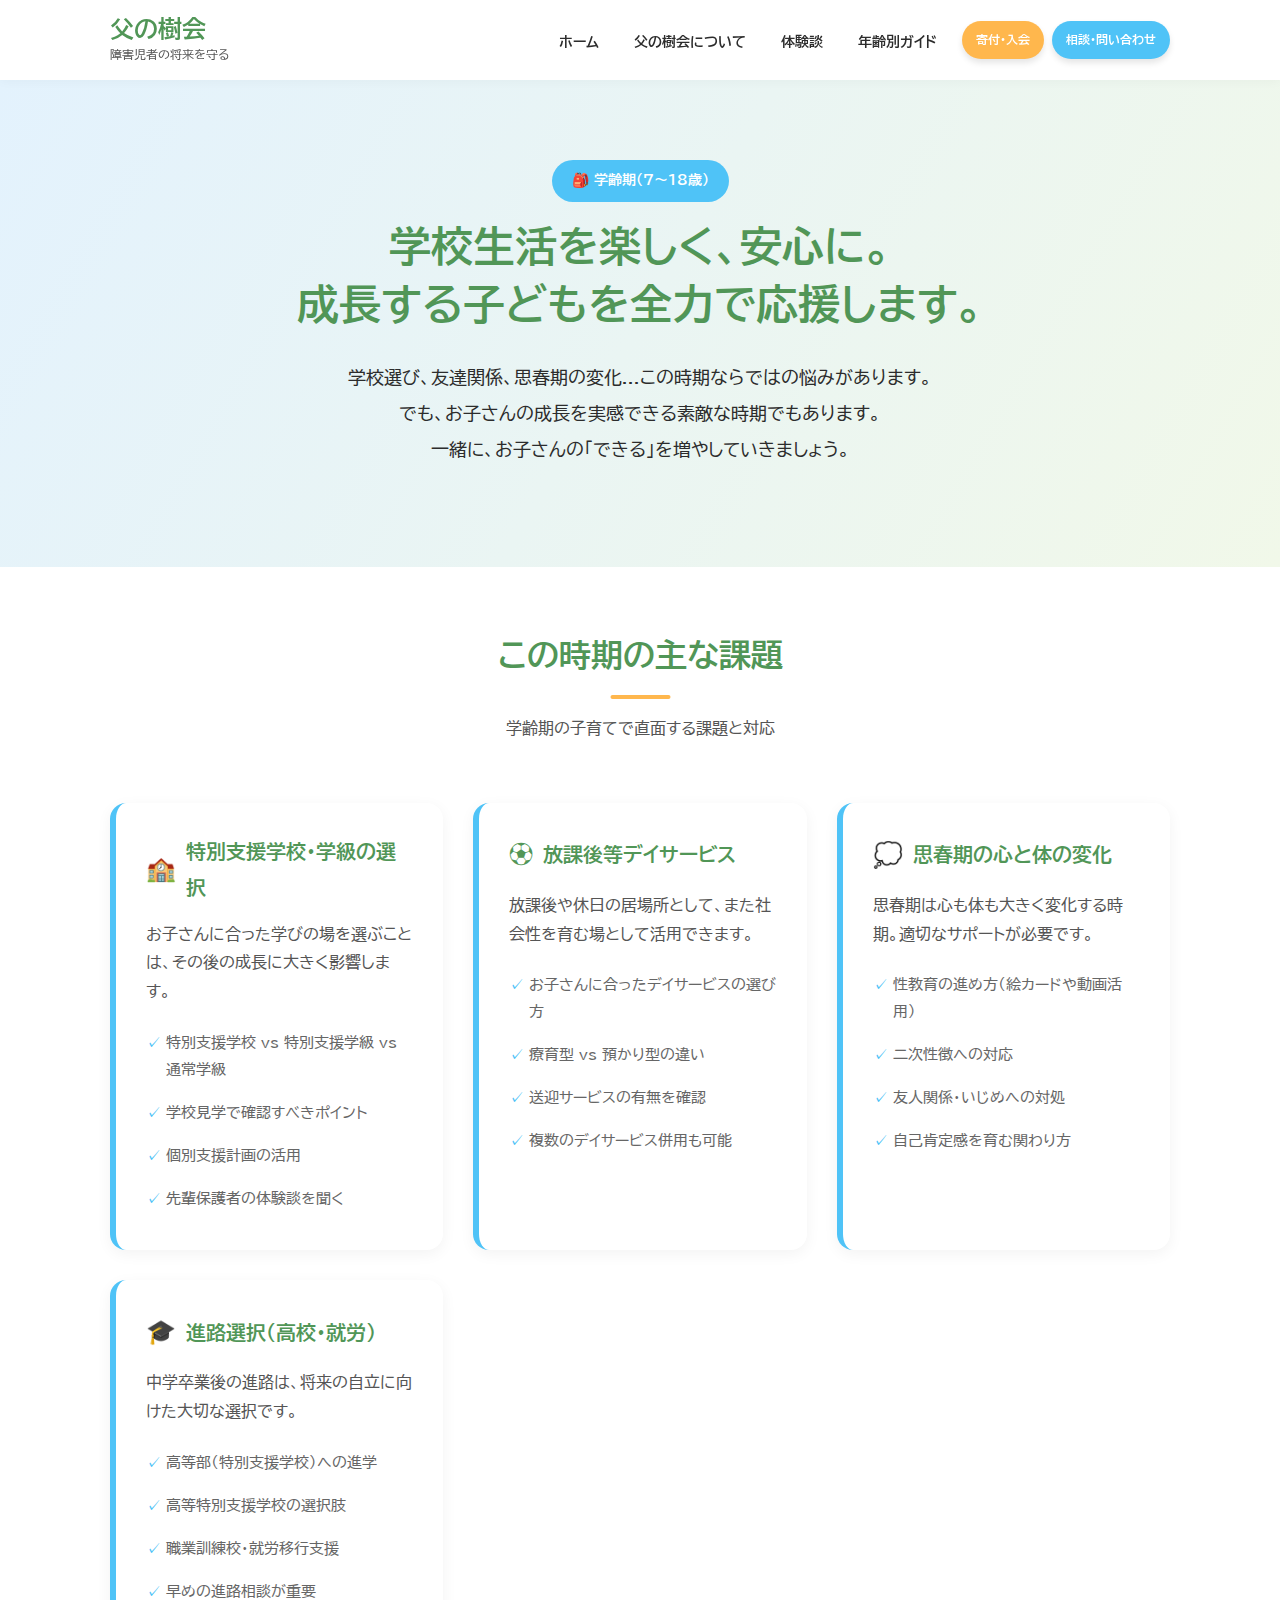
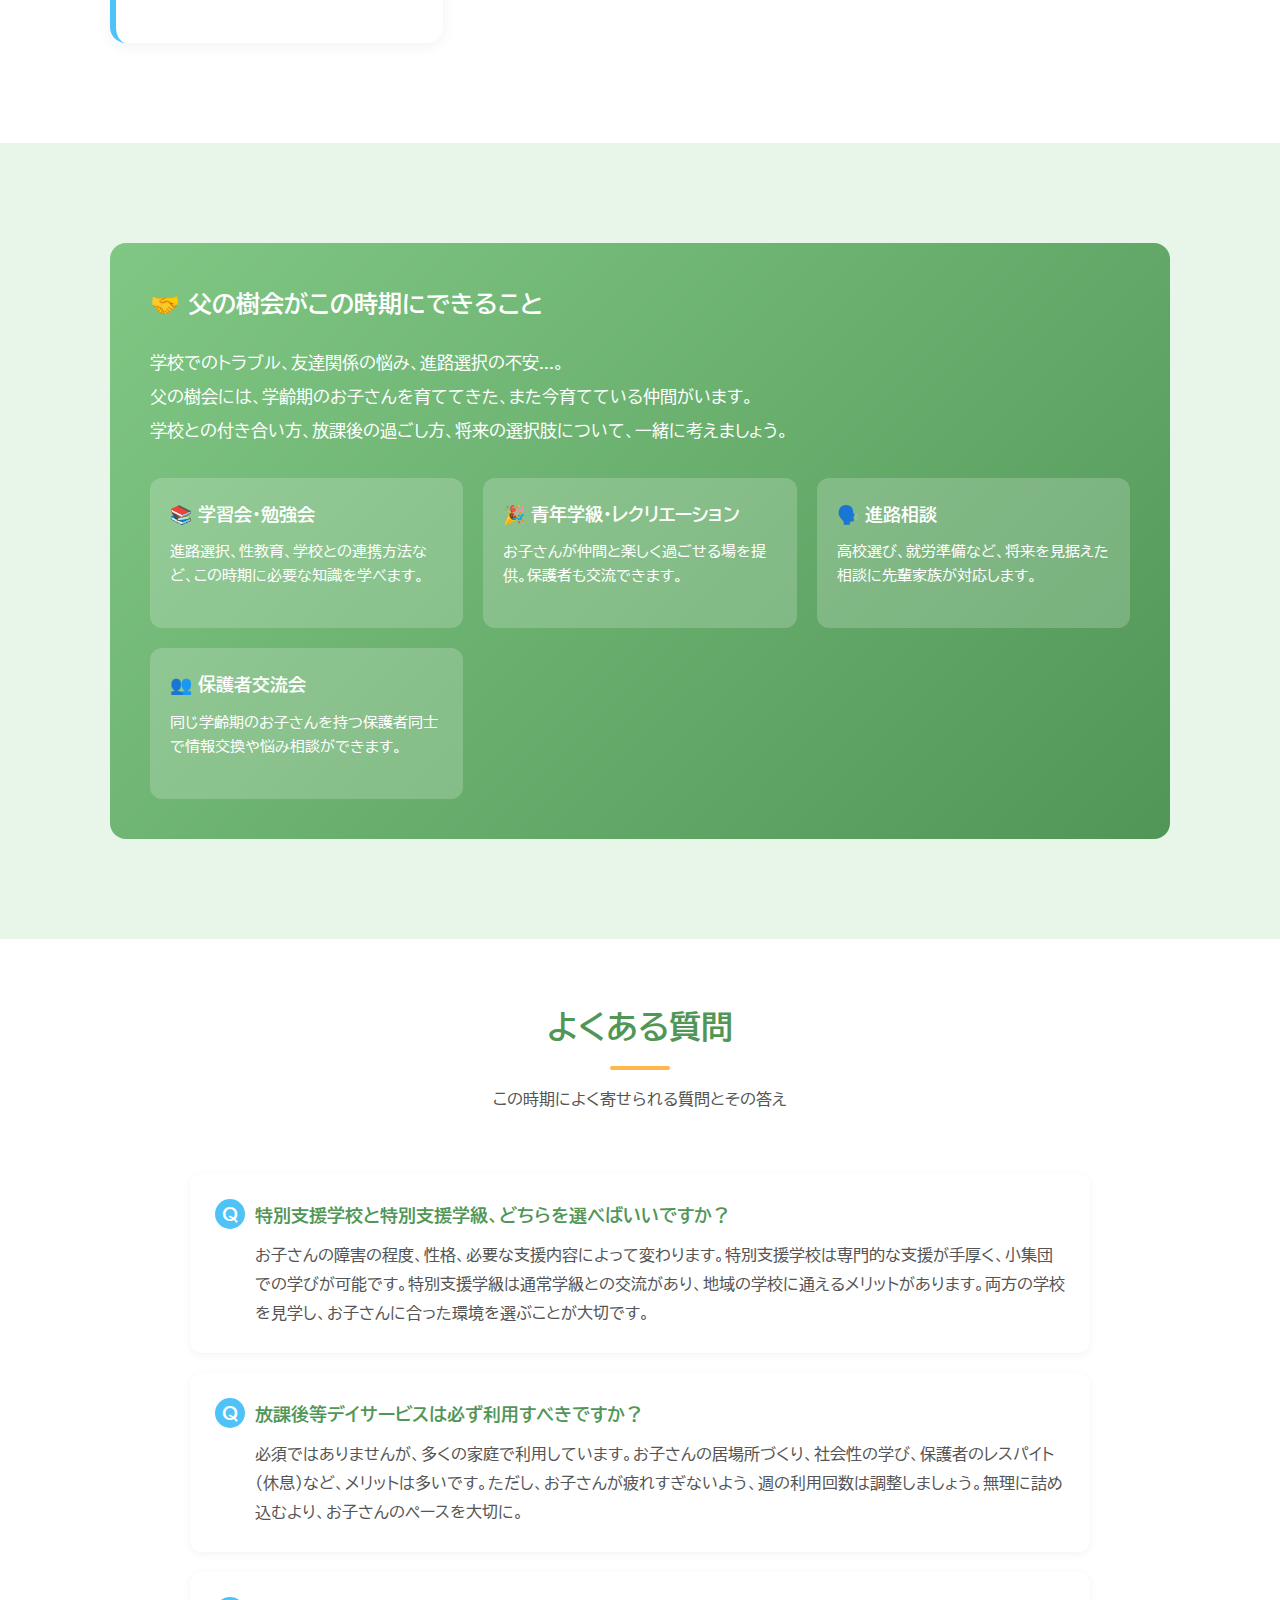
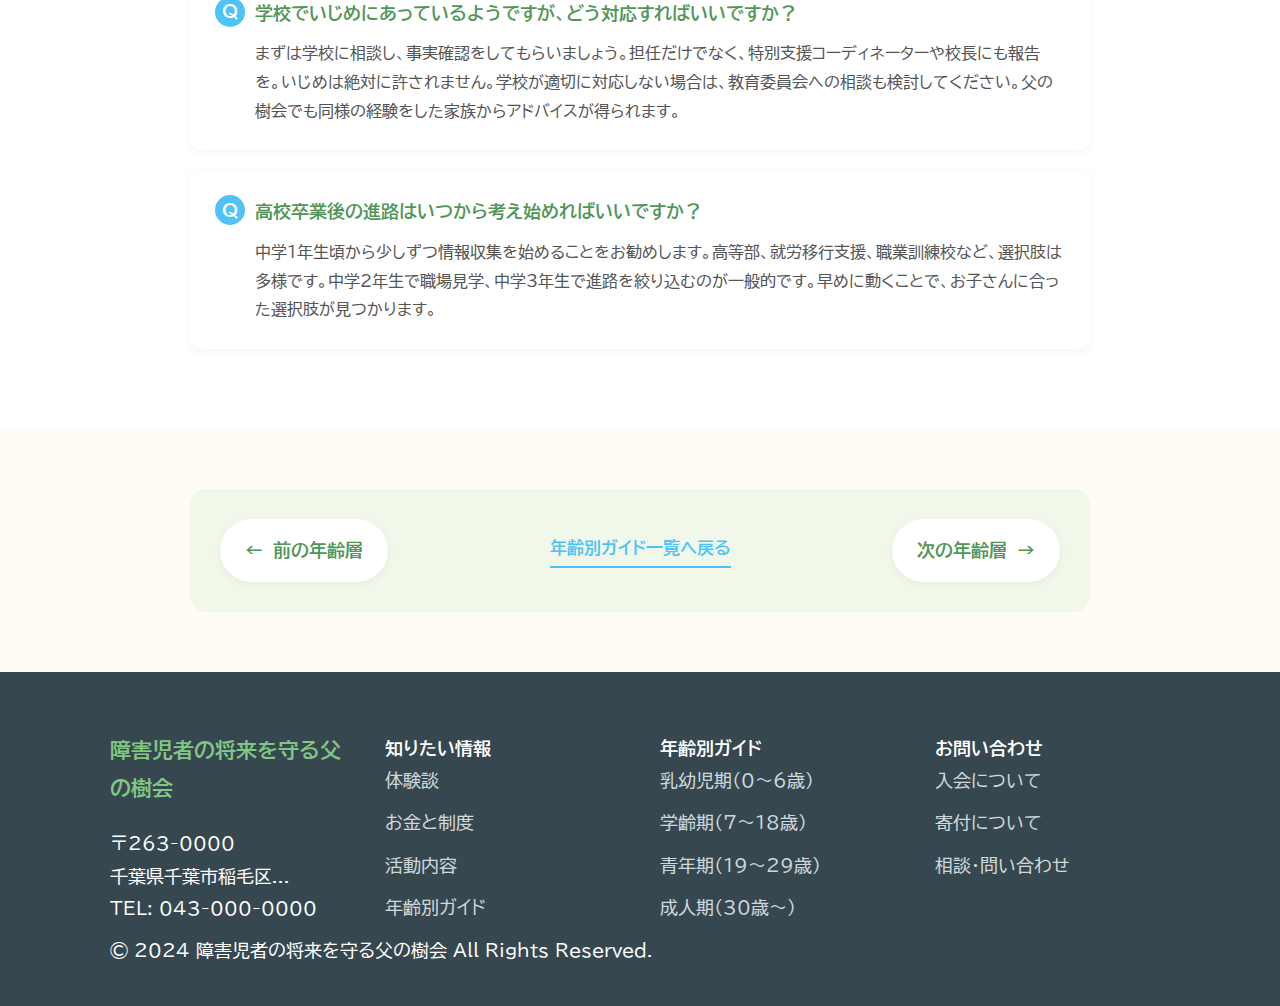
<file: guide-school.html>
<!DOCTYPE html>
<html lang="ja">

<head>
    <meta charset="UTF-8">
    <meta name="viewport" content="width=device-width, initial-scale=1.0">
    <meta name="description" content="学齢期（7〜18歳）の子育てガイド - 特別支援学校選び、放課後デイサービス、思春期の対応など、学校生活を支える情報">
    <title>学齢期（7〜18歳）ガイド | 父の樹会</title>
    <link rel="preconnect" href="https://fonts.googleapis.com">
    <link rel="preconnect" href="https://fonts.gstatic.com" crossorigin>
    <link
        href="https://fonts.googleapis.com/css2?family=BIZ+UDPGothic:wght@400;700&family=Noto+Sans+JP:wght@400;500;700&display=swap"
        rel="stylesheet">
    <link rel="stylesheet" href="style.css">
    <style>
        /* ガイドページ固有のスタイル */
        .guide-hero {
            background: linear-gradient(120deg, #E3F2FD 0%, #F1F8E9 100%);
            padding: 80px 0 60px;
        }

        .guide-section {
            padding: 60px 0;
        }

        .guide-section.white-bg {
            background-color: #fff;
        }

        .guide-section.light-bg {
            background-color: #E8F5E9;
        }

        .age-badge {
            display: inline-block;
            background-color: #4FC3F7;
            color: #fff;
            padding: 8px 20px;
            border-radius: 50px;
            font-size: 14px;
            font-weight: 700;
            margin-bottom: 15px;
        }

        .challenge-grid {
            display: grid;
            grid-template-columns: repeat(auto-fit, minmax(300px, 1fr));
            gap: 30px;
            margin: 40px 0;
        }

        .challenge-card {
            background-color: #fff;
            padding: 30px;
            border-radius: 16px;
            box-shadow: 0 4px 15px rgba(0, 0, 0, 0.05);
            border-left: 6px solid #4FC3F7;
            transition: all 0.3s;
        }

        .challenge-card:hover {
            transform: translateY(-5px);
            box-shadow: 0 8px 25px rgba(0, 0, 0, 0.1);
        }

        .challenge-card h3 {
            font-size: 20px;
            color: #519657;
            margin-bottom: 15px;
            display: flex;
            align-items: center;
            gap: 10px;
        }

        .challenge-icon {
            font-size: 24px;
        }

        .challenge-card p {
            font-size: 16px;
            color: #555;
            line-height: 1.8;
            margin-bottom: 15px;
        }

        .challenge-card ul {
            list-style: none;
            padding: 0;
        }

        .challenge-card ul li {
            font-size: 15px;
            color: #666;
            padding: 8px 0;
            padding-left: 20px;
            position: relative;
        }

        .challenge-card ul li::before {
            content: '✓';
            position: absolute;
            left: 0;
            color: #4FC3F7;
            font-weight: bold;
        }

        .support-box {
            background: linear-gradient(135deg, #81C784 0%, #519657 100%);
            color: #fff;
            padding: 40px;
            border-radius: 16px;
            margin: 40px 0;
        }

        .support-box h3 {
            font-size: 24px;
            margin-bottom: 20px;
        }

        .support-box p {
            font-size: 17px;
            line-height: 2;
            margin-bottom: 20px;
        }

        .support-list {
            display: grid;
            grid-template-columns: repeat(auto-fit, minmax(250px, 1fr));
            gap: 20px;
            margin-top: 30px;
        }

        .support-item {
            background-color: rgba(255, 255, 255, 0.2);
            padding: 20px;
            border-radius: 12px;
        }

        .support-item h4 {
            font-size: 18px;
            margin-bottom: 10px;
            font-weight: 700;
        }

        .support-item p {
            font-size: 15px;
            line-height: 1.6;
        }

        .faq-section {
            max-width: 900px;
            margin: 0 auto;
        }

        .faq-item {
            background-color: #fff;
            padding: 25px;
            margin-bottom: 20px;
            border-radius: 12px;
            box-shadow: 0 2px 10px rgba(0, 0, 0, 0.05);
        }

        .faq-question {
            font-size: 18px;
            font-weight: 700;
            color: #519657;
            margin-bottom: 10px;
            display: flex;
            align-items: flex-start;
            gap: 10px;
        }

        .faq-question::before {
            content: 'Q';
            background-color: #4FC3F7;
            color: #fff;
            width: 30px;
            height: 30px;
            border-radius: 50%;
            display: flex;
            align-items: center;
            justify-content: center;
            font-weight: 700;
            flex-shrink: 0;
        }

        .faq-answer {
            font-size: 16px;
            color: #555;
            line-height: 1.8;
            padding-left: 40px;
        }

        .page-navigation {
            display: flex;
            justify-content: space-between;
            align-items: center;
            max-width: 900px;
            margin: 60px auto;
            padding: 30px;
            background-color: #F1F8E9;
            border-radius: 16px;
        }

        .nav-link {
            display: flex;
            align-items: center;
            gap: 10px;
            padding: 15px 25px;
            background-color: #fff;
            border-radius: 50px;
            color: #519657;
            font-weight: 700;
            transition: all 0.3s;
            box-shadow: 0 2px 10px rgba(0, 0, 0, 0.05);
        }

        .nav-link:hover {
            background-color: #81C784;
            color: #fff;
            transform: translateY(-2px);
            box-shadow: 0 4px 15px rgba(0, 0, 0, 0.1);
        }

        .nav-link.disabled {
            opacity: 0.3;
            pointer-events: none;
        }
    </style>
</head>

<body>
    <!-- ヘッダー -->
    <header class="header">
        <div class="container">
            <div class="header-content">
                <div class="logo">
                    <h1>父の樹会</h1>
                    <span class="tagline">障害児者の将来を守る</span>
                </div>

                <!-- PC用ナビゲーション -->
                <nav class="nav">
                    <ul>
                        <li><a href="top.html">ホーム</a></li>
                        <li><a href="about.html">父の樹会について</a></li>
                        <li><a href="voices.html">体験談</a></li>
                        <li><a href="top.html#guide">年齢別ガイド</a></li>
                    </ul>
                </nav>

                <!-- PC用 CTAボタン -->
                <div class="header-cta">
                    <a href="#donate" class="btn btn-header-donate">寄付・入会</a>
                    <a href="#contact" class="btn btn-header-contact">相談・問い合わせ</a>
                </div>
            </div>
        </div>
    </header>

    <!-- ヒーローセクション -->
    <section class="guide-hero">
        <div class="container">
            <div class="hero-content">
                <span class="age-badge">🎒 学齢期（7〜18歳）</span>
                <h2 class="hero-title">
                    学校生活を楽しく、安心に。<br>
                    成長する子どもを全力で応援します。
                </h2>
                <p class="hero-description">
                    学校選び、友達関係、思春期の変化...この時期ならではの悩みがあります。<br>
                    でも、お子さんの成長を実感できる素敵な時期でもあります。<br>
                    一緒に、お子さんの「できる」を増やしていきましょう。
                </p>
            </div>
        </div>
    </section>

    <!-- この時期の主な課題 -->
    <section class="guide-section white-bg">
        <div class="container">
            <h2 class="section-title">この時期の主な課題</h2>
            <p class="section-subtitle">学齢期の子育てで直面する課題と対応</p>

            <div class="challenge-grid">
                <div class="challenge-card">
                    <h3><span class="challenge-icon">🏫</span>特別支援学校・学級の選択</h3>
                    <p>お子さんに合った学びの場を選ぶことは、その後の成長に大きく影響します。</p>
                    <ul>
                        <li>特別支援学校 vs 特別支援学級 vs 通常学級</li>
                        <li>学校見学で確認すべきポイント</li>
                        <li>個別支援計画の活用</li>
                        <li>先輩保護者の体験談を聞く</li>
                    </ul>
                </div>

                <div class="challenge-card">
                    <h3><span class="challenge-icon">⚽</span>放課後等デイサービス</h3>
                    <p>放課後や休日の居場所として、また社会性を育む場として活用できます。</p>
                    <ul>
                        <li>お子さんに合ったデイサービスの選び方</li>
                        <li>療育型 vs 預かり型の違い</li>
                        <li>送迎サービスの有無を確認</li>
                        <li>複数のデイサービス併用も可能</li>
                    </ul>
                </div>

                <div class="challenge-card">
                    <h3><span class="challenge-icon">💭</span>思春期の心と体の変化</h3>
                    <p>思春期は心も体も大きく変化する時期。適切なサポートが必要です。</p>
                    <ul>
                        <li>性教育の進め方（絵カードや動画活用）</li>
                        <li>二次性徴への対応</li>
                        <li>友人関係・いじめへの対処</li>
                        <li>自己肯定感を育む関わり方</li>
                    </ul>
                </div>

                <div class="challenge-card">
                    <h3><span class="challenge-icon">🎓</span>進路選択（高校・就労）</h3>
                    <p>中学卒業後の進路は、将来の自立に向けた大切な選択です。</p>
                    <ul>
                        <li>高等部（特別支援学校）への進学</li>
                        <li>高等特別支援学校の選択肢</li>
                        <li>職業訓練校・就労移行支援</li>
                        <li>早めの進路相談が重要</li>
                    </ul>
                </div>
            </div>
        </div>
    </section>

    <!-- 父の樹会のサポート -->
    <section class="guide-section light-bg">
        <div class="container">
            <div class="support-box">
                <h3>🤝 父の樹会がこの時期にできること</h3>
                <p>
                    学校でのトラブル、友達関係の悩み、進路選択の不安...。<br>
                    父の樹会には、学齢期のお子さんを育ててきた、また今育てている仲間がいます。<br>
                    学校との付き合い方、放課後の過ごし方、将来の選択肢について、一緒に考えましょう。
                </p>

                <div class="support-list">
                    <div class="support-item">
                        <h4>📚 学習会・勉強会</h4>
                        <p>進路選択、性教育、学校との連携方法など、この時期に必要な知識を学べます。</p>
                    </div>

                    <div class="support-item">
                        <h4>🎉 青年学級・レクリエーション</h4>
                        <p>お子さんが仲間と楽しく過ごせる場を提供。保護者も交流できます。</p>
                    </div>

                    <div class="support-item">
                        <h4>🗣️ 進路相談</h4>
                        <p>高校選び、就労準備など、将来を見据えた相談に先輩家族が対応します。</p>
                    </div>

                    <div class="support-item">
                        <h4>👥 保護者交流会</h4>
                        <p>同じ学齢期のお子さんを持つ保護者同士で情報交換や悩み相談ができます。</p>
                    </div>
                </div>
            </div>
        </div>
    </section>

    <!-- よくある質問 -->
    <section class="guide-section white-bg">
        <div class="container">
            <h2 class="section-title">よくある質問</h2>
            <p class="section-subtitle">この時期によく寄せられる質問とその答え</p>

            <div class="faq-section">
                <div class="faq-item">
                    <div class="faq-question">特別支援学校と特別支援学級、どちらを選べばいいですか？</div>
                    <div class="faq-answer">
                        お子さんの障害の程度、性格、必要な支援内容によって変わります。特別支援学校は専門的な支援が手厚く、小集団での学びが可能です。特別支援学級は通常学級との交流があり、地域の学校に通えるメリットがあります。両方の学校を見学し、お子さんに合った環境を選ぶことが大切です。
                    </div>
                </div>

                <div class="faq-item">
                    <div class="faq-question">放課後等デイサービスは必ず利用すべきですか？</div>
                    <div class="faq-answer">
                        必須ではありませんが、多くの家庭で利用しています。お子さんの居場所づくり、社会性の学び、保護者のレスパイト（休息）など、メリットは多いです。ただし、お子さんが疲れすぎないよう、週の利用回数は調整しましょう。無理に詰め込むより、お子さんのペースを大切に。
                    </div>
                </div>

                <div class="faq-item">
                    <div class="faq-question">学校でいじめにあっているようですが、どう対応すればいいですか？</div>
                    <div class="faq-answer">
                        まずは学校に相談し、事実確認をしてもらいましょう。担任だけでなく、特別支援コーディネーターや校長にも報告を。いじめは絶対に許されません。学校が適切に対応しない場合は、教育委員会への相談も検討してください。父の樹会でも同様の経験をした家族からアドバイスが得られます。
                    </div>
                </div>

                <div class="faq-item">
                    <div class="faq-question">高校卒業後の進路はいつから考え始めればいいですか？</div>
                    <div class="faq-answer">
                        中学1年生頃から少しずつ情報収集を始めることをお勧めします。高等部、就労移行支援、職業訓練校など、選択肢は多様です。中学2年生で職場見学、中学3年生で進路を絞り込むのが一般的です。早めに動くことで、お子さんに合った選択肢が見つかります。
                    </div>
                </div>
            </div>
        </div>
    </section>

    <!-- ページナビゲーション -->
    <div class="container">
        <div class="page-navigation">
            <a href="guide-infant.html" class="nav-link">
                <span>←</span>
                <span>前の年齢層</span>
            </a>
            <a href="top.html#guide" class="link-text" style="font-size: 17px;">年齢別ガイド一覧へ戻る</a>
            <a href="guide-youth.html" class="nav-link">
                <span>次の年齢層</span>
                <span>→</span>
            </a>
        </div>
    </div>

    <!-- フッター -->
    <footer class="footer">
        <div class="container">
            <div class="footer-content">
                <div>
                    <h3>障害児者の将来を守る父の樹会</h3>
                    <p>〒263-0000<br>千葉県千葉市稲毛区...</p>
                    <p>TEL: 043-000-0000</p>
                </div>

                <div>
                    <h4>知りたい情報</h4>
                    <ul>
                        <li><a href="voices.html">体験談</a></li>
                        <li><a href="support.html">お金と制度</a></li>
                        <li><a href="activities.html">活動内容</a></li>
                        <li><a href="top.html#guide">年齢別ガイド</a></li>
                    </ul>
                </div>

                <div>
                    <h4>年齢別ガイド</h4>
                    <ul>
                        <li><a href="guide-infant.html">乳幼児期（0〜6歳）</a></li>
                        <li><a href="guide-school.html">学齢期（7〜18歳）</a></li>
                        <li><a href="guide-youth.html">青年期（19〜29歳）</a></li>
                        <li><a href="guide-adult.html">成人期（30歳〜）</a></li>
                    </ul>
                </div>

                <div>
                    <h4>お問い合わせ</h4>
                    <ul>
                        <li><a href="#">入会について</a></li>
                        <li><a href="#">寄付について</a></li>
                        <li><a href="#">相談・問い合わせ</a></li>
                    </ul>
                </div>
            </div>

            <div class="footer-bottom">
                <p>&copy; 2024 障害児者の将来を守る父の樹会 All Rights Reserved.</p>
            </div>
        </div>
    </footer>

    <!-- スマホ用固定CTA -->
    <div class="fixed-cta">
        <a href="#donate" class="fixed-cta-btn cta-donate">
            寄付・入会
        </a>
        <a href="#contact" class="fixed-cta-btn cta-contact">
            相談・問い合わせ
        </a>
    </div>

</body>

</html>
</file>
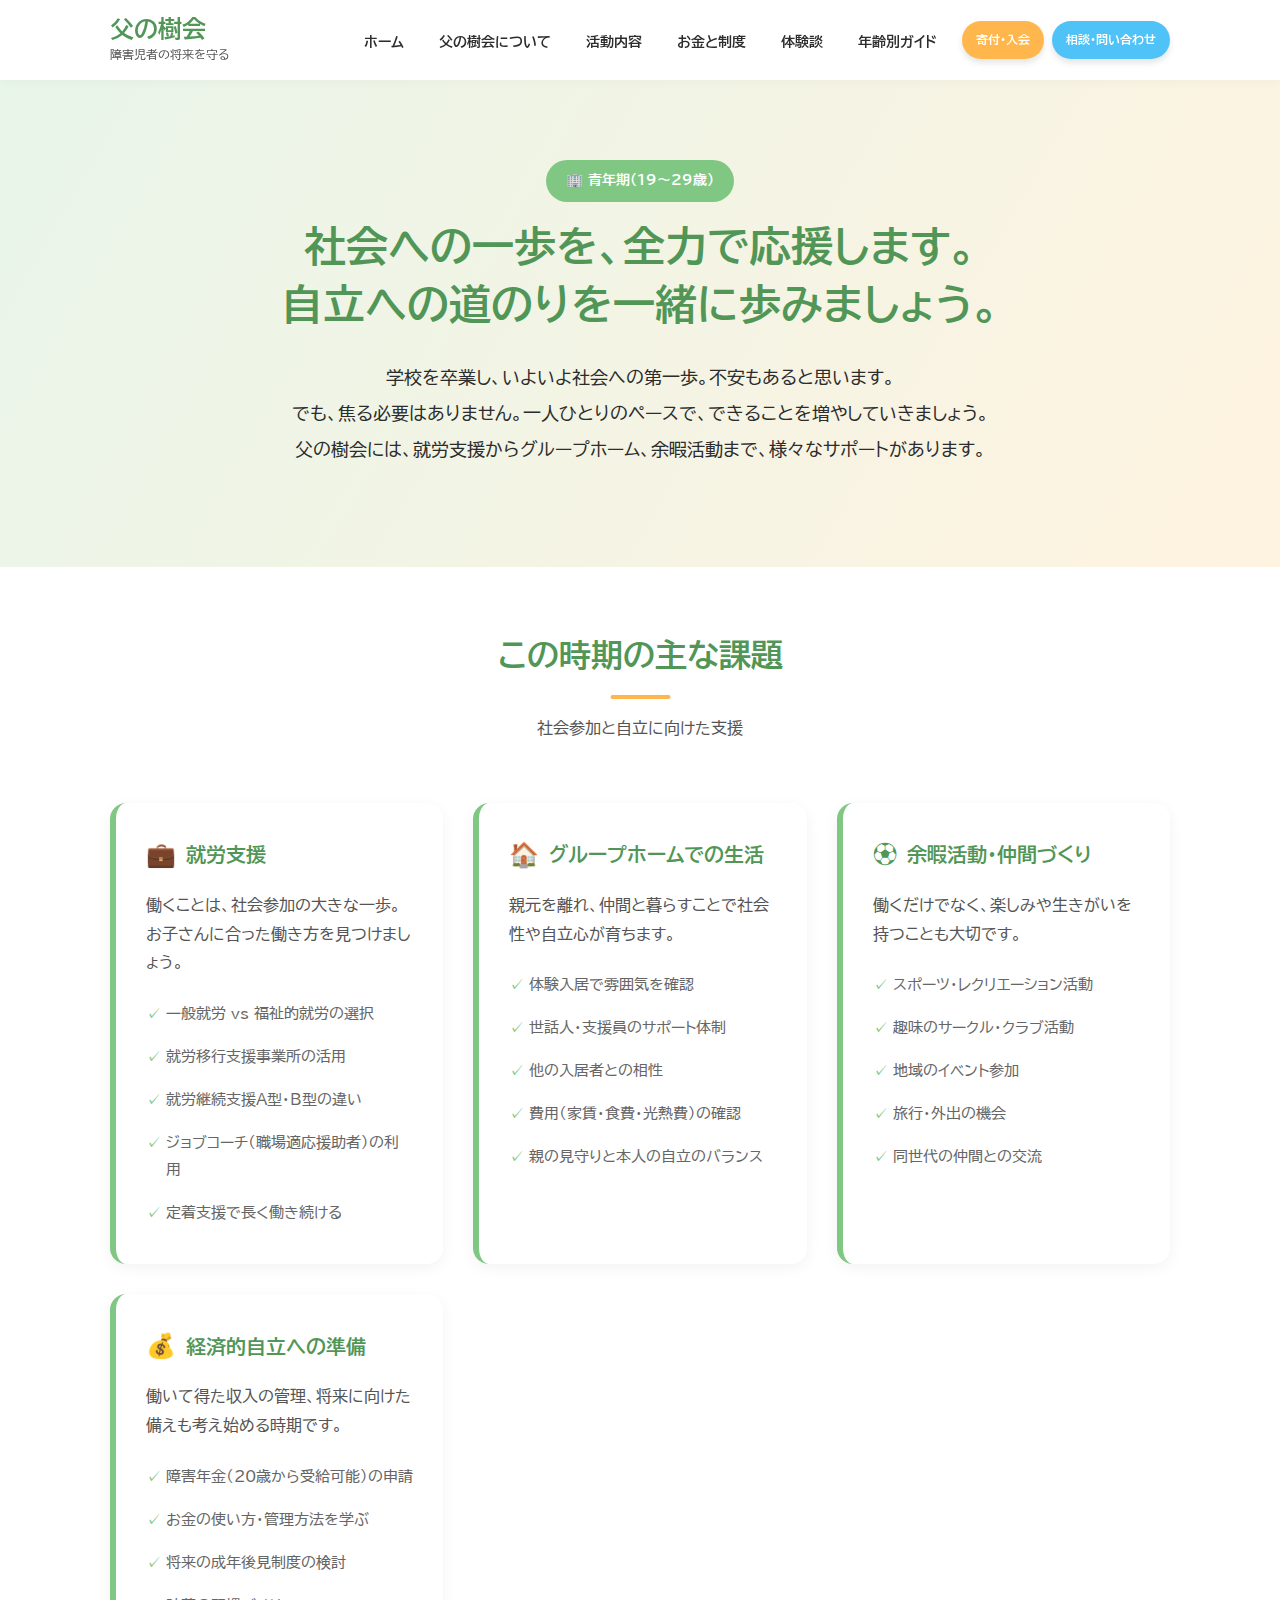
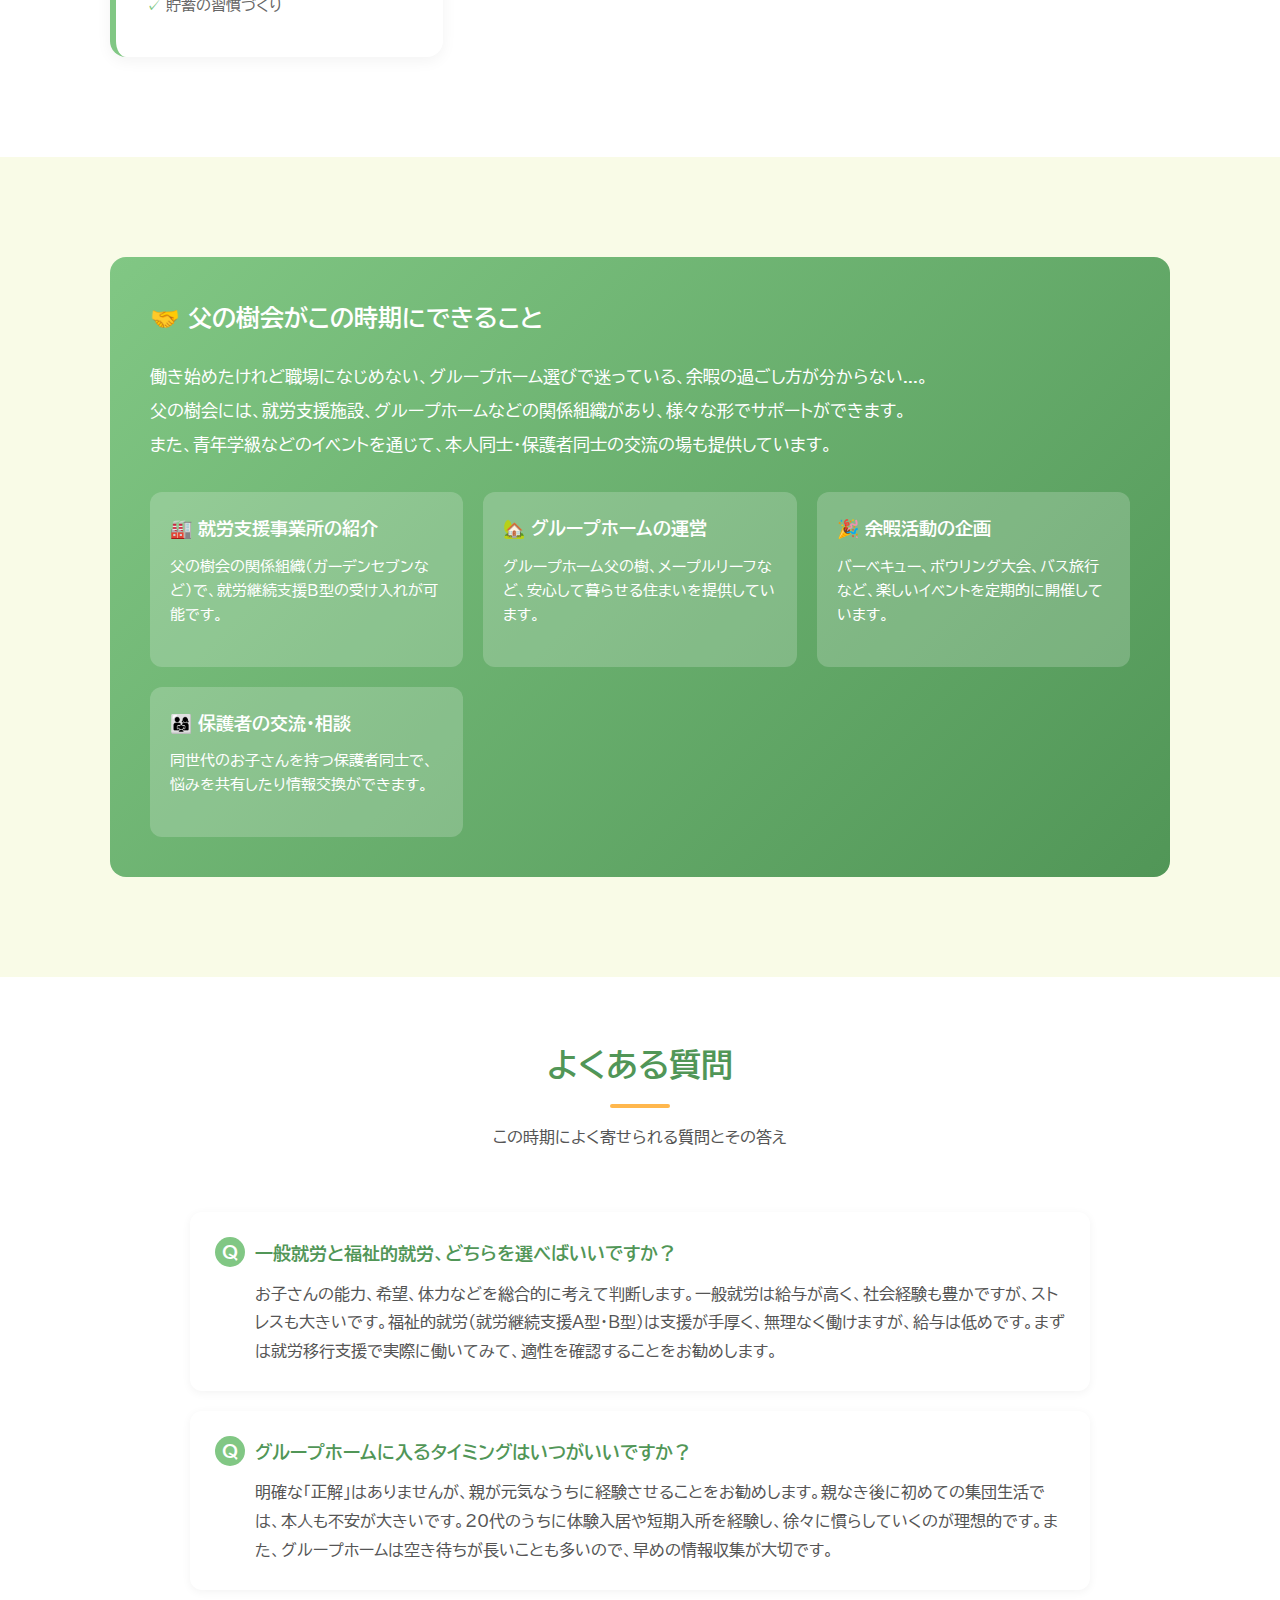
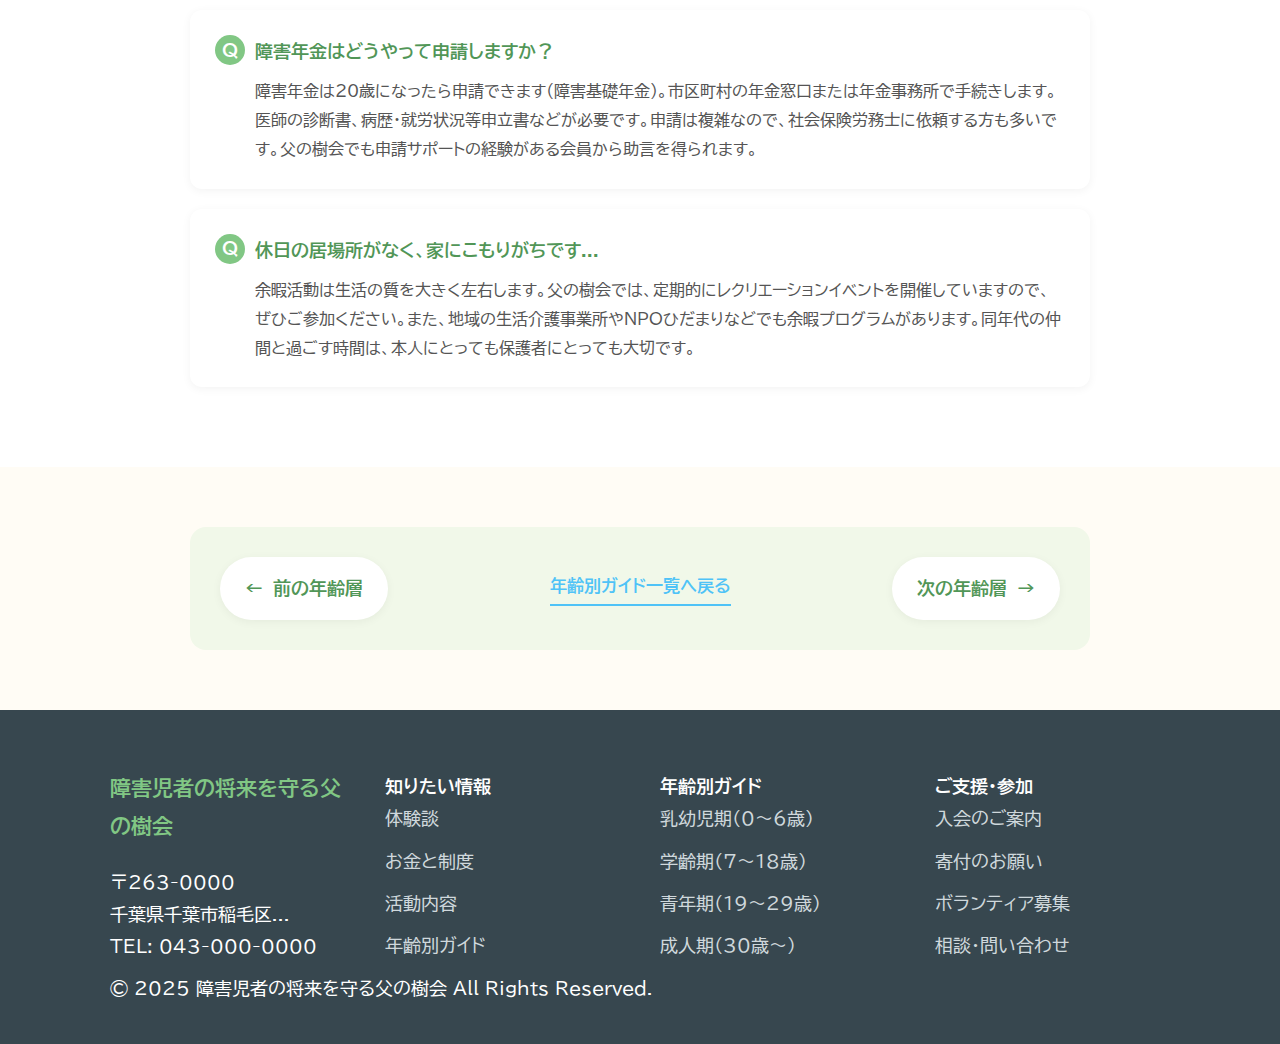
<file: guide-youth.html>
<!DOCTYPE html>
<html lang="ja">

<head>
    <meta charset="UTF-8">
    <meta name="viewport" content="width=device-width, initial-scale=1.0">
    <meta name="description" content="青年期（19〜29歳）の支援ガイド - 就労支援、グループホーム、余暇活動など、社会への一歩を応援する情報">
    <title>青年期（19〜29歳）ガイド | 父の樹会</title>
    <link rel="preconnect" href="https://fonts.googleapis.com">
    <link rel="preconnect" href="https://fonts.gstatic.com" crossorigin>
    <link
        href="https://fonts.googleapis.com/css2?family=BIZ+UDPGothic:wght@400;700&family=Noto+Sans+JP:wght@400;500;700&display=swap"
        rel="stylesheet">
    <link rel="stylesheet" href="style.css">
    <style>
        /* ガイドページ固有のスタイル */
        .guide-hero {
            background: linear-gradient(120deg, #E8F5E9 0%, #FFF3E0 100%);
            padding: 80px 0 60px;
        }

        .guide-section {
            padding: 60px 0;
        }

        .guide-section.white-bg {
            background-color: #fff;
        }

        .guide-section.light-bg {
            background-color: #F9FBE7;
        }

        .age-badge {
            display: inline-block;
            background-color: #81C784;
            color: #fff;
            padding: 8px 20px;
            border-radius: 50px;
            font-size: 14px;
            font-weight: 700;
            margin-bottom: 15px;
        }

        .challenge-grid {
            display: grid;
            grid-template-columns: repeat(auto-fit, minmax(300px, 1fr));
            gap: 30px;
            margin: 40px 0;
        }

        .challenge-card {
            background-color: #fff;
            padding: 30px;
            border-radius: 16px;
            box-shadow: 0 4px 15px rgba(0, 0, 0, 0.05);
            border-left: 6px solid #81C784;
            transition: all 0.3s;
        }

        .challenge-card:hover {
            transform: translateY(-5px);
            box-shadow: 0 8px 25px rgba(0, 0, 0, 0.1);
        }

        .challenge-card h3 {
            font-size: 20px;
            color: #519657;
            margin-bottom: 15px;
            display: flex;
            align-items: center;
            gap: 10px;
        }

        .challenge-icon {
            font-size: 24px;
        }

        .challenge-card p {
            font-size: 16px;
            color: #555;
            line-height: 1.8;
            margin-bottom: 15px;
        }

        .challenge-card ul {
            list-style: none;
            padding: 0;
        }

        .challenge-card ul li {
            font-size: 15px;
            color: #666;
            padding: 8px 0;
            padding-left: 20px;
            position: relative;
        }

        .challenge-card ul li::before {
            content: '✓';
            position: absolute;
            left: 0;
            color: #81C784;
            font-weight: bold;
        }

        .support-box {
            background: linear-gradient(135deg, #81C784 0%, #519657 100%);
            color: #fff;
            padding: 40px;
            border-radius: 16px;
            margin: 40px 0;
        }

        .support-box h3 {
            font-size: 24px;
            margin-bottom: 20px;
        }

        .support-box p {
            font-size: 17px;
            line-height: 2;
            margin-bottom: 20px;
        }

        .support-list {
            display: grid;
            grid-template-columns: repeat(auto-fit, minmax(250px, 1fr));
            gap: 20px;
            margin-top: 30px;
        }

        .support-item {
            background-color: rgba(255, 255, 255, 0.2);
            padding: 20px;
            border-radius: 12px;
        }

        .support-item h4 {
            font-size: 18px;
            margin-bottom: 10px;
            font-weight: 700;
        }

        .support-item p {
            font-size: 15px;
            line-height: 1.6;
        }

        .faq-section {
            max-width: 900px;
            margin: 0 auto;
        }

        .faq-item {
            background-color: #fff;
            padding: 25px;
            margin-bottom: 20px;
            border-radius: 12px;
            box-shadow: 0 2px 10px rgba(0, 0, 0, 0.05);
        }

        .faq-question {
            font-size: 18px;
            font-weight: 700;
            color: #519657;
            margin-bottom: 10px;
            display: flex;
            align-items: flex-start;
            gap: 10px;
        }

        .faq-question::before {
            content: 'Q';
            background-color: #81C784;
            color: #fff;
            width: 30px;
            height: 30px;
            border-radius: 50%;
            display: flex;
            align-items: center;
            justify-content: center;
            font-weight: 700;
            flex-shrink: 0;
        }

        .faq-answer {
            font-size: 16px;
            color: #555;
            line-height: 1.8;
            padding-left: 40px;
        }

        .page-navigation {
            display: flex;
            justify-content: space-between;
            align-items: center;
            max-width: 900px;
            margin: 60px auto;
            padding: 30px;
            background-color: #F1F8E9;
            border-radius: 16px;
        }

        .nav-link {
            display: flex;
            align-items: center;
            gap: 10px;
            padding: 15px 25px;
            background-color: #fff;
            border-radius: 50px;
            color: #519657;
            font-weight: 700;
            transition: all 0.3s;
            box-shadow: 0 2px 10px rgba(0, 0, 0, 0.05);
        }

        .nav-link:hover {
            background-color: #81C784;
            color: #fff;
            transform: translateY(-2px);
            box-shadow: 0 4px 15px rgba(0, 0, 0, 0.1);
        }

        .nav-link.disabled {
            opacity: 0.3;
            pointer-events: none;
        }
    </style>
</head>

<body>
    <!-- ヘッダー -->
    <header class="header">
        <div class="container">
            <div class="header-content">
                <div class="logo">
                    <h1>父の樹会</h1>
                    <span class="tagline">障害児者の将来を守る</span>
                </div>

                <nav class="nav">
                    <ul>
                        <li><a href="top.html">ホーム</a></li>
                        <li><a href="about.html">父の樹会について</a></li>
                        <li><a href="activities.html">活動内容</a></li>
                        <li><a href="support.html">お金と制度</a></li>
                        <li><a href="voices.html">体験談</a></li>
                        <li><a href="top.html#guide">年齢別ガイド</a></li>
                    </ul>
                </nav>

                <div class="header-cta">
                    <a href="join.html" class="btn btn-header-donate">寄付・入会</a>
                    <a href="contact.html" class="btn btn-header-contact">相談・問い合わせ</a>
                </div>
            </div>
        </div>
    </header>

    <!-- ヒーローセクション -->
    <section class="guide-hero">
        <div class="container">
            <div class="hero-content">
                <span class="age-badge">🏢 青年期（19〜29歳）</span>
                <h2 class="hero-title">
                    社会への一歩を、全力で応援します。<br>
                    自立への道のりを一緒に歩みましょう。
                </h2>
                <p class="hero-description">
                    学校を卒業し、いよいよ社会への第一歩。不安もあると思います。<br>
                    でも、焦る必要はありません。一人ひとりのペースで、できることを増やしていきましょう。<br>
                    父の樹会には、就労支援からグループホーム、余暇活動まで、様々なサポートがあります。
                </p>
            </div>
        </div>
    </section>

    <!-- この時期の主な課題 -->
    <section class="guide-section white-bg">
        <div class="container">
            <h2 class="section-title">この時期の主な課題</h2>
            <p class="section-subtitle">社会参加と自立に向けた支援</p>

            <div class="challenge-grid">
                <div class="challenge-card">
                    <h3><span class="challenge-icon">💼</span>就労支援</h3>
                    <p>働くことは、社会参加の大きな一歩。お子さんに合った働き方を見つけましょう。</p>
                    <ul>
                        <li>一般就労 vs 福祉的就労の選択</li>
                        <li>就労移行支援事業所の活用</li>
                        <li>就労継続支援A型・B型の違い</li>
                        <li>ジョブコーチ（職場適応援助者）の利用</li>
                        <li>定着支援で長く働き続ける</li>
                    </ul>
                </div>

                <div class="challenge-card">
                    <h3><span class="challenge-icon">🏠</span>グループホームでの生活</h3>
                    <p>親元を離れ、仲間と暮らすことで社会性や自立心が育ちます。</p>
                    <ul>
                        <li>体験入居で雰囲気を確認</li>
                        <li>世話人・支援員のサポート体制</li>
                        <li>他の入居者との相性</li>
                        <li>費用（家賃・食費・光熱費）の確認</li>
                        <li>親の見守りと本人の自立のバランス</li>
                    </ul>
                </div>

                <div class="challenge-card">
                    <h3><span class="challenge-icon">⚽</span>余暇活動・仲間づくり</h3>
                    <p>働くだけでなく、楽しみや生きがいを持つことも大切です。</p>
                    <ul>
                        <li>スポーツ・レクリエーション活動</li>
                        <li>趣味のサークル・クラブ活動</li>
                        <li>地域のイベント参加</li>
                        <li>旅行・外出の機会</li>
                        <li>同世代の仲間との交流</li>
                    </ul>
                </div>

                <div class="challenge-card">
                    <h3><span class="challenge-icon">💰</span>経済的自立への準備</h3>
                    <p>働いて得た収入の管理、将来に向けた備えも考え始める時期です。</p>
                    <ul>
                        <li>障害年金（20歳から受給可能）の申請</li>
                        <li>お金の使い方・管理方法を学ぶ</li>
                        <li>将来の成年後見制度の検討</li>
                        <li>貯蓄の習慣づくり</li>
                    </ul>
                </div>
            </div>
        </div>
    </section>

    <!-- 父の樹会のサポート -->
    <section class="guide-section light-bg">
        <div class="container">
            <div class="support-box">
                <h3>🤝 父の樹会がこの時期にできること</h3>
                <p>
                    働き始めたけれど職場になじめない、グループホーム選びで迷っている、余暇の過ごし方が分からない...。<br>
                    父の樹会には、就労支援施設、グループホームなどの関係組織があり、様々な形でサポートができます。<br>
                    また、青年学級などのイベントを通じて、本人同士・保護者同士の交流の場も提供しています。
                </p>

                <div class="support-list">
                    <div class="support-item">
                        <h4>🏭 就労支援事業所の紹介</h4>
                        <p>父の樹会の関係組織（ガーデンセブンなど）で、就労継続支援B型の受け入れが可能です。</p>
                    </div>

                    <div class="support-item">
                        <h4>🏡 グループホームの運営</h4>
                        <p>グループホーム父の樹、メープルリーフなど、安心して暮らせる住まいを提供しています。</p>
                    </div>

                    <div class="support-item">
                        <h4>🎉 余暇活動の企画</h4>
                        <p>バーベキュー、ボウリング大会、バス旅行など、楽しいイベントを定期的に開催しています。</p>
                    </div>

                    <div class="support-item">
                        <h4>👨‍👩‍👧 保護者の交流・相談</h4>
                        <p>同世代のお子さんを持つ保護者同士で、悩みを共有したり情報交換ができます。</p>
                    </div>
                </div>
            </div>
        </div>
    </section>

    <!-- よくある質問 -->
    <section class="guide-section white-bg">
        <div class="container">
            <h2 class="section-title">よくある質問</h2>
            <p class="section-subtitle">この時期によく寄せられる質問とその答え</p>

            <div class="faq-section">
                <div class="faq-item">
                    <div class="faq-question">一般就労と福祉的就労、どちらを選べばいいですか？</div>
                    <div class="faq-answer">
                        お子さんの能力、希望、体力などを総合的に考えて判断します。一般就労は給与が高く、社会経験も豊かですが、ストレスも大きいです。福祉的就労（就労継続支援A型・B型）は支援が手厚く、無理なく働けますが、給与は低めです。まずは就労移行支援で実際に働いてみて、適性を確認することをお勧めします。
                    </div>
                </div>

                <div class="faq-item">
                    <div class="faq-question">グループホームに入るタイミングはいつがいいですか？</div>
                    <div class="faq-answer">
                        明確な「正解」はありませんが、親が元気なうちに経験させることをお勧めします。親なき後に初めての集団生活では、本人も不安が大きいです。20代のうちに体験入居や短期入所を経験し、徐々に慣らしていくのが理想的です。また、グループホームは空き待ちが長いことも多いので、早めの情報収集が大切です。
                    </div>
                </div>

                <div class="faq-item">
                    <div class="faq-question">障害年金はどうやって申請しますか？</div>
                    <div class="faq-answer">
                        障害年金は20歳になったら申請できます（障害基礎年金）。市区町村の年金窓口または年金事務所で手続きします。医師の診断書、病歴・就労状況等申立書などが必要です。申請は複雑なので、社会保険労務士に依頼する方も多いです。父の樹会でも申請サポートの経験がある会員から助言を得られます。
                    </div>
                </div>

                <div class="faq-item">
                    <div class="faq-question">休日の居場所がなく、家にこもりがちです...</div>
                    <div class="faq-answer">
                        余暇活動は生活の質を大きく左右します。父の樹会では、定期的にレクリエーションイベントを開催していますので、ぜひご参加ください。また、地域の生活介護事業所やNPOひだまりなどでも余暇プログラムがあります。同年代の仲間と過ごす時間は、本人にとっても保護者にとっても大切です。
                    </div>
                </div>
            </div>
        </div>
    </section>

    <!-- ページナビゲーション -->
    <div class="container">
        <div class="page-navigation">
            <a href="guide-school.html" class="nav-link">
                <span>←</span>
                <span>前の年齢層</span>
            </a>
            <a href="top.html#guide" class="link-text" style="font-size: 17px;">年齢別ガイド一覧へ戻る</a>
            <a href="guide-adult.html" class="nav-link">
                <span>次の年齢層</span>
                <span>→</span>
            </a>
        </div>
    </div>

    <!-- フッター -->
    <footer class="footer">
        <div class="container">
            <div class="footer-content">
                <div>
                    <h3>障害児者の将来を守る父の樹会</h3>
                    <p>〒263-0000<br>千葉県千葉市稲毛区...</p>
                    <p>TEL: 043-000-0000</p>
                </div>

                <div>
                    <h4>知りたい情報</h4>
                    <ul>
                        <li><a href="voices.html">体験談</a></li>
                        <li><a href="support.html">お金と制度</a></li>
                        <li><a href="activities.html">活動内容</a></li>
                        <li><a href="top.html#guide">年齢別ガイド</a></li>
                    </ul>
                </div>

                <div>
                    <h4>年齢別ガイド</h4>
                    <ul>
                        <li><a href="guide-infant.html">乳幼児期（0〜6歳）</a></li>
                        <li><a href="guide-school.html">学齢期（7〜18歳）</a></li>
                        <li><a href="guide-youth.html">青年期（19〜29歳）</a></li>
                        <li><a href="guide-adult.html">成人期（30歳〜）</a></li>
                    </ul>
                </div>

                <div>
                    <h4>ご支援・参加</h4>
                    <ul>
                        <li><a href="join.html">入会のご案内</a></li>
                        <li><a href="join.html">寄付のお願い</a></li>
                        <li><a href="contact.html">ボランティア募集</a></li>
                        <li><a href="contact.html">相談・問い合わせ</a></li>
                    </ul>
                </div>
            </div>

            <div class="footer-bottom">
                <p>&copy; 2025 障害児者の将来を守る父の樹会 All Rights Reserved.</p>
            </div>
        </div>
    </footer>

    <!-- スマホ用固定CTA -->
    <div class="fixed-cta">
        <a href="join.html" class="fixed-cta-btn cta-donate">
            寄付・入会
        </a>
        <a href="contact.html" class="fixed-cta-btn cta-contact">
            相談・問い合わせ
        </a>
    </div>

</body>

</html>
</file>
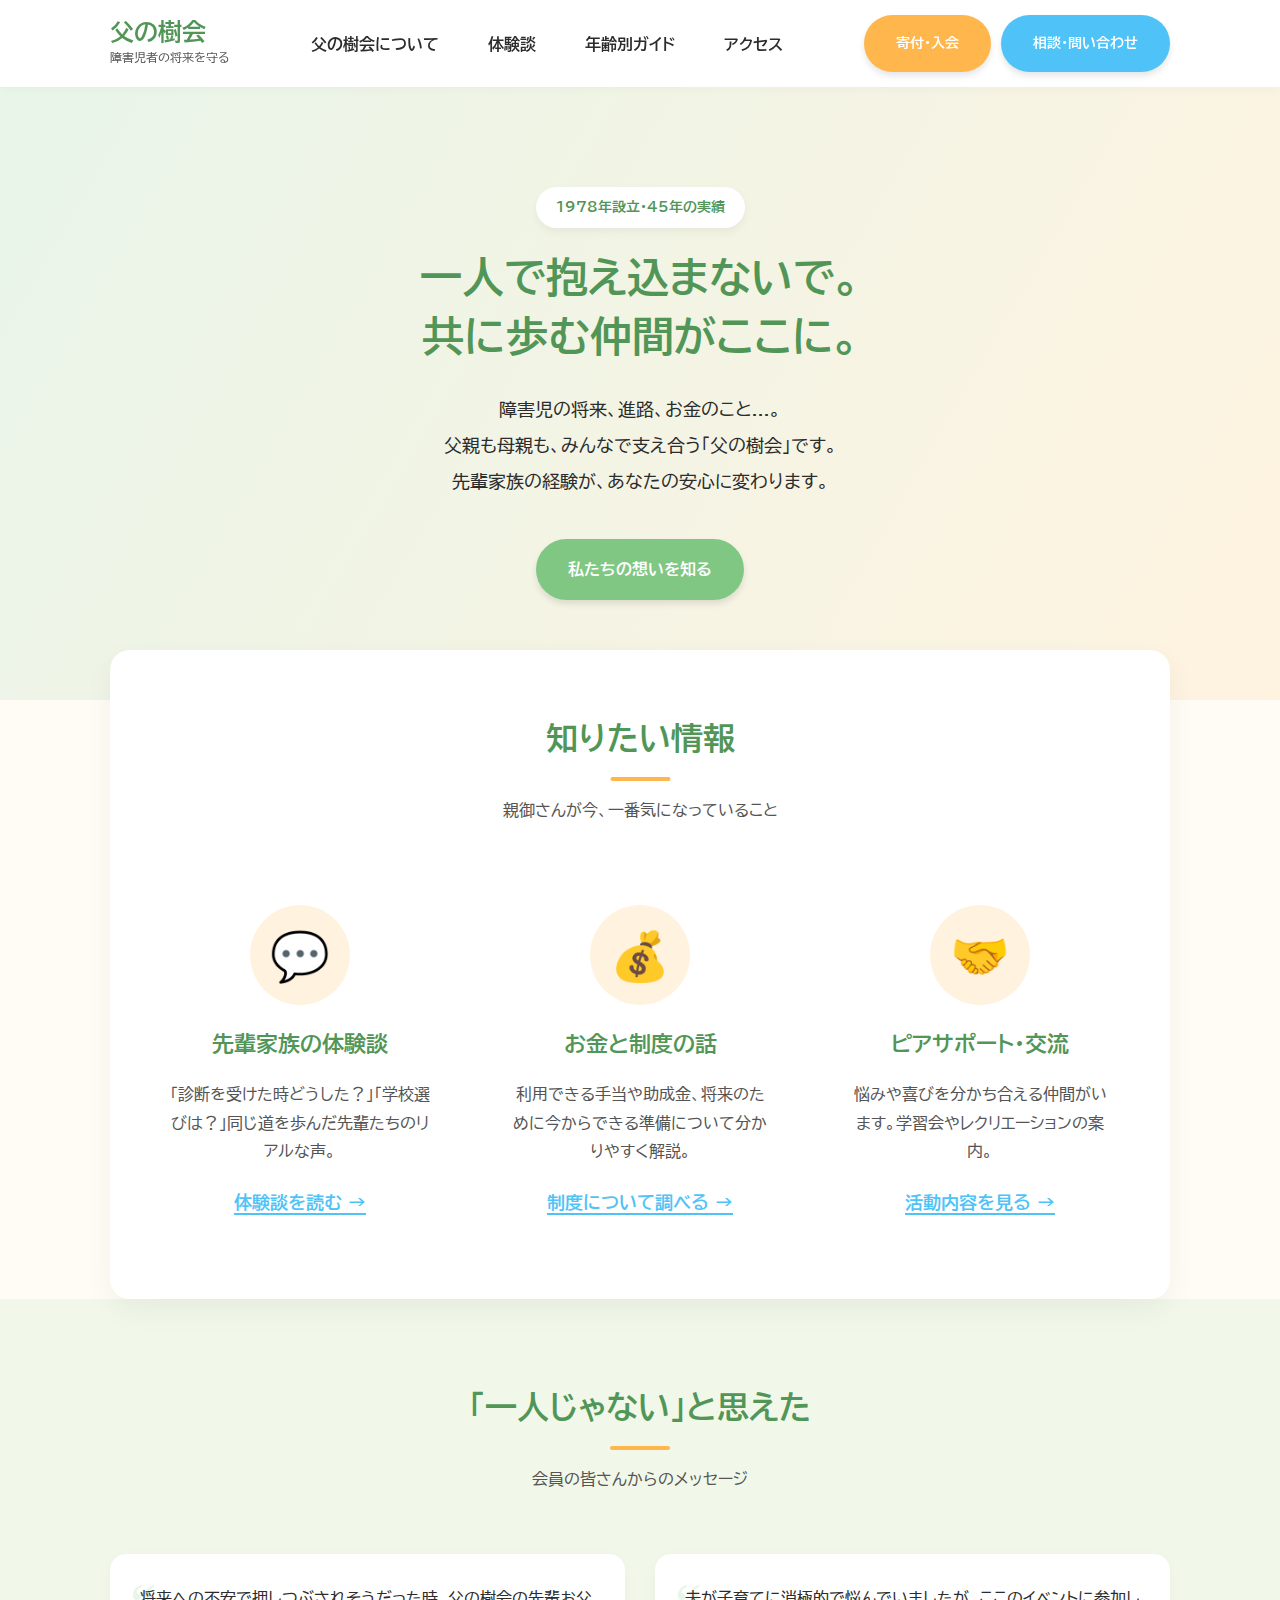
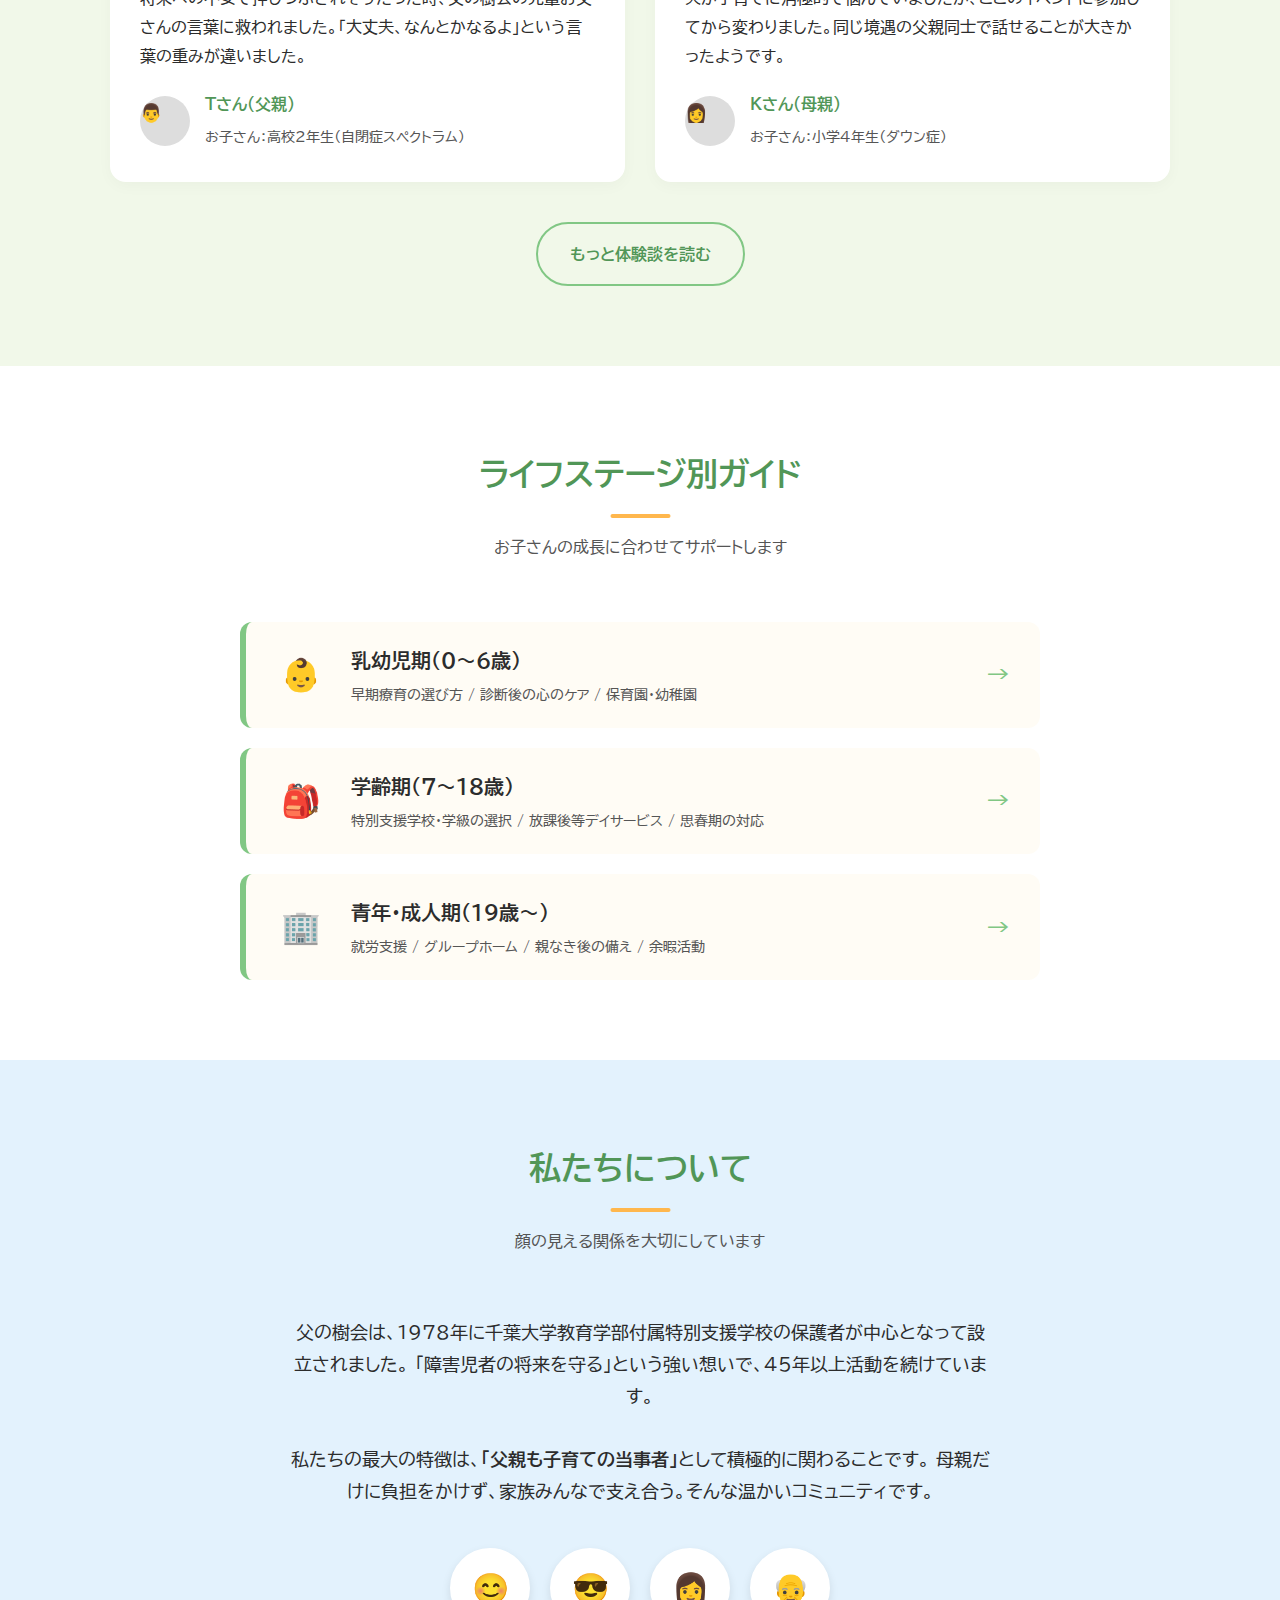
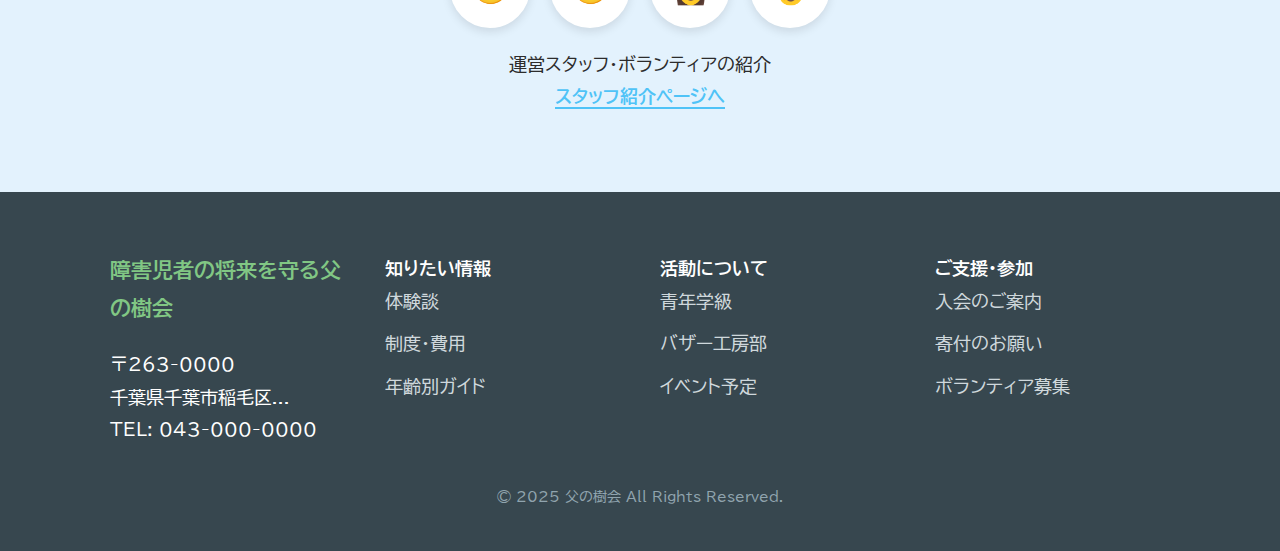
<file: HP改修案_v2.html>
<!DOCTYPE html>
<html lang="ja">

<head>
    <meta charset="UTF-8">
    <meta name="viewport" content="width=device-width, initial-scale=1.0">
    <meta name="description" content="障害児者の将来を守る父の樹会 - 1978年設立。父親が率先して取り組む、子供の生涯の幸せシステム作り。">
    <title>障害児者の将来を守る父の樹会 - 孤立させない家族支援</title>
    <link rel="preconnect" href="https://fonts.googleapis.com">
    <link rel="preconnect" href="https://fonts.gstatic.com" crossorigin>
    <link
        href="https://fonts.googleapis.com/css2?family=BIZ+UDPGothic:wght@400;700&family=Noto+Sans+JP:wght@400;500;700&display=swap"
        rel="stylesheet">
    <style>
        /* ============================================
   父の樹会ホームページ v2 スタイルシート
   コンセプト: 孤立させない家族支援 - 経験と共感でつなぐ
   ターゲット: 障害児を育てる母親（安心感、信頼感）
   ============================================ */

        /* 変数定義 */
        :root {
            /* 配色: 淡いグリーン、ベージュ、暖色系ブルー */
            --color-main: #81C784;
            /* 淡いグリーン: 安心感 */
            --color-main-dark: #519657;
            /* 濃いグリーン: 文字など */
            --color-accent: #FFB74D;
            /* 控えめなオレンジ: 希望 */
            --color-accent-hover: #FFA726;
            --color-base: #FFFCF5;
            /* クリーム/ベージュ: 温かみ */
            --color-text: #2C2C2C;
            /* 濃いグレー: 読みやすさ */
            --color-text-light: #555555;
            --color-blue: #4FC3F7;
            /* 暖色系ブルー: 信頼 */
            --color-white: #FFFFFF;

            /* フォント */
            --font-family: 'BIZ UDPGothic', 'Noto Sans JP', sans-serif;
        }

        /* リセット & ベース設定 */
        * {
            margin: 0;
            padding: 0;
            box-sizing: border-box;
        }

        body {
            font-family: var(--font-family);
            color: var(--color-text);
            line-height: 1.8;
            /* 読みやすさ重視で行間広め */
            background-color: var(--color-base);
            font-size: 18px;
            /* 文字サイズ拡大 */
        }

        .container {
            max-width: 1100px;
            /* 少し幅を狭めて読みやすく */
            margin: 0 auto;
            padding: 0 20px;
        }

        a {
            text-decoration: none;
            color: inherit;
            transition: all 0.3s ease;
        }

        a:focus {
            outline: 3px solid var(--color-accent);
            /* アクセシビリティ: フォーカス明示 */
            outline-offset: 2px;
        }

        /* ============================================
   ヘッダー
   ============================================ */
        .header {
            background-color: var(--color-white);
            box-shadow: 0 2px 10px rgba(0, 0, 0, 0.03);
            position: sticky;
            top: 0;
            z-index: 1000;
            padding: 15px 0;
        }

        .header-content {
            display: flex;
            justify-content: space-between;
            align-items: center;
        }

        .logo {
            display: flex;
            flex-direction: column;
        }

        .logo h1 {
            font-size: 24px;
            color: var(--color-main-dark);
            font-weight: 700;
            line-height: 1.2;
        }

        .logo .tagline {
            font-size: 12px;
            color: var(--color-text-light);
            font-weight: normal;
        }

        .nav ul {
            list-style: none;
            display: flex;
            gap: 25px;
            align-items: center;
        }

        .nav a {
            font-size: 16px;
            font-weight: 700;
            color: var(--color-text);
            padding: 8px 12px;
            border-radius: 8px;
        }

        .nav a:hover {
            color: var(--color-main-dark);
            background-color: rgba(129, 199, 132, 0.1);
        }

        /* PC用 CTAボタン（ヘッダー内） */
        .header-cta {
            display: flex;
            gap: 10px;
        }

        .btn-header-contact {
            background-color: var(--color-blue);
            color: var(--color-white) !important;
            font-size: 14px !important;
        }

        .btn-header-donate {
            background-color: var(--color-accent);
            color: var(--color-white) !important;
            font-size: 14px !important;
        }

        /* ============================================
   ヒーローセクション
   ============================================ */
        .hero {
            position: relative;
            /* 優しいグラデーション */
            background: linear-gradient(120deg, #E8F5E9 0%, #FFF3E0 100%);
            padding: 100px 0;
            overflow: hidden;
        }

        .hero-content {
            position: relative;
            z-index: 1;
            max-width: 800px;
            margin: 0 auto;
            text-align: center;
        }

        .hero-badge {
            display: inline-block;
            background-color: var(--color-white);
            color: var(--color-main-dark);
            padding: 8px 20px;
            border-radius: 50px;
            font-size: 14px;
            font-weight: 700;
            margin-bottom: 20px;
            box-shadow: 0 4px 10px rgba(0, 0, 0, 0.05);
        }

        .hero-title {
            font-size: 42px;
            font-weight: 700;
            margin-bottom: 25px;
            line-height: 1.4;
            color: var(--color-main-dark);
        }

        .hero-description {
            font-size: 18px;
            margin-bottom: 40px;
            line-height: 2;
            color: var(--color-text);
        }

        /* ============================================
   ボタン共通
   ============================================ */
        .btn {
            display: inline-flex;
            align-items: center;
            justify-content: center;
            padding: 16px 32px;
            border-radius: 50px;
            font-weight: 700;
            font-size: 16px;
            transition: all 0.3s ease;
            cursor: pointer;
            box-shadow: 0 4px 6px rgba(0, 0, 0, 0.1);
        }

        .btn:hover {
            transform: translateY(-2px);
            box-shadow: 0 6px 12px rgba(0, 0, 0, 0.15);
        }

        .btn-primary {
            background-color: var(--color-main);
            color: var(--color-white);
        }

        .btn-accent {
            background-color: var(--color-accent);
            color: var(--color-white);
        }

        .btn-outline {
            background-color: transparent;
            border: 2px solid var(--color-main);
            color: var(--color-main-dark);
            box-shadow: none;
        }

        /* ============================================
   セクション共通
   ============================================ */
        .section {
            padding: 80px 0;
        }

        .section-title {
            font-size: 32px;
            font-weight: 700;
            color: var(--color-main-dark);
            text-align: center;
            margin-bottom: 15px;
            position: relative;
            display: inline-block;
            left: 50%;
            transform: translateX(-50%);
        }

        .section-title::after {
            content: '';
            display: block;
            width: 60px;
            height: 4px;
            background-color: var(--color-accent);
            margin: 10px auto 0;
            border-radius: 2px;
        }

        .section-subtitle {
            font-size: 16px;
            color: var(--color-text-light);
            text-align: center;
            margin-bottom: 60px;
        }

        /* ============================================
   知りたい情報（優先コンテンツ）
   ============================================ */
        .priority-info {
            background-color: var(--color-white);
            border-radius: 20px;
            margin-top: -50px;
            /* ヒーローに重ねる */
            position: relative;
            z-index: 10;
            box-shadow: 0 10px 30px rgba(0, 0, 0, 0.05);
            padding: 60px 40px;
        }

        .info-grid {
            display: grid;
            grid-template-columns: repeat(auto-fit, minmax(300px, 1fr));
            gap: 40px;
        }

        .info-card {
            text-align: center;
            padding: 20px;
            border-radius: 16px;
            transition: background-color 0.3s;
        }

        .info-card:hover {
            background-color: #F9FBE7;
            /* 非常に淡いグリーン */
        }

        .info-icon {
            font-size: 48px;
            margin-bottom: 20px;
            display: inline-block;
            background-color: #FFF3E0;
            width: 100px;
            height: 100px;
            line-height: 100px;
            border-radius: 50%;
        }

        .info-card h3 {
            font-size: 22px;
            color: var(--color-main-dark);
            margin-bottom: 15px;
        }

        .info-card p {
            font-size: 16px;
            color: var(--color-text-light);
            margin-bottom: 20px;
        }

        .link-text {
            color: var(--color-blue);
            font-weight: 700;
            border-bottom: 2px solid var(--color-blue);
            padding-bottom: 2px;
        }

        /* ============================================
   体験談セクション
   ============================================ */
        .voice-section {
            background-color: #F1F8E9;
            /* 淡いグリーン背景 */
        }

        .voice-grid {
            display: grid;
            grid-template-columns: repeat(auto-fit, minmax(320px, 1fr));
            gap: 30px;
        }

        .voice-card {
            background-color: var(--color-white);
            border-radius: 16px;
            padding: 30px;
            box-shadow: 0 4px 15px rgba(0, 0, 0, 0.03);
            position: relative;
        }

        .voice-card::before {
            content: '“';
            position: absolute;
            top: 20px;
            left: 20px;
            font-size: 60px;
            color: #E8F5E9;
            font-family: serif;
            line-height: 1;
        }

        .voice-text {
            font-size: 16px;
            margin-bottom: 20px;
            position: relative;
            z-index: 1;
        }

        .voice-profile {
            display: flex;
            align-items: center;
            gap: 15px;
        }

        .voice-avatar {
            width: 50px;
            height: 50px;
            background-color: #ddd;
            border-radius: 50%;
        }

        .voice-info h4 {
            font-size: 16px;
            color: var(--color-main-dark);
        }

        .voice-info span {
            font-size: 14px;
            color: var(--color-text-light);
        }

        /* ============================================
   年齢別ガイド
   ============================================ */
        .age-guide {
            background-color: var(--color-white);
        }

        .age-list {
            display: flex;
            flex-direction: column;
            gap: 20px;
            max-width: 800px;
            margin: 0 auto;
        }

        .age-item {
            display: flex;
            align-items: center;
            background-color: var(--color-base);
            border-radius: 12px;
            padding: 20px 30px;
            transition: transform 0.3s;
            border-left: 6px solid var(--color-main);
        }

        .age-item:hover {
            transform: translateX(10px);
            background-color: #FFF8E1;
            /* 淡いイエロー */
        }

        .age-icon {
            font-size: 32px;
            margin-right: 25px;
            width: 50px;
            text-align: center;
        }

        .age-content {
            flex: 1;
        }

        .age-content h3 {
            font-size: 20px;
            color: var(--color-text);
            margin-bottom: 5px;
        }

        .age-content p {
            font-size: 14px;
            color: var(--color-text-light);
        }

        .age-arrow {
            color: var(--color-main);
            font-size: 24px;
        }

        /* ============================================
   父の樹会について（スタッフ紹介）
   ============================================ */
        .about {
            background-color: #E3F2FD;
            /* 淡いブルー背景 */
        }

        .staff-preview {
            text-align: center;
            margin-top: 40px;
        }

        .staff-avatars {
            display: flex;
            justify-content: center;
            gap: 20px;
            margin-bottom: 20px;
        }

        .staff-circle {
            width: 80px;
            height: 80px;
            background-color: var(--color-white);
            border-radius: 50%;
            border: 3px solid var(--color-white);
            box-shadow: 0 4px 10px rgba(0, 0, 0, 0.1);
            display: flex;
            align-items: center;
            justify-content: center;
            font-size: 30px;
        }

        /* ============================================
   フッター & 固定CTA
   ============================================ */
        .footer {
            background-color: #37474F;
            /* 濃いブルーグレー */
            color: var(--color-white);
            padding: 60px 0 100px;
            /* 下部に固定CTA用の余白 */
        }

        .footer-content {
            display: grid;
            grid-template-columns: repeat(auto-fit, minmax(200px, 1fr));
            gap: 40px;
        }

        .footer h3 {
            color: var(--color-main);
            margin-bottom: 20px;
        }

        .footer ul {
            list-style: none;
        }

        .footer li {
            margin-bottom: 10px;
        }

        .footer a {
            color: #CFD8DC;
        }

        .footer a:hover {
            color: var(--color-white);
        }

        /* スマホ用 固定フッターCTA */
        .fixed-cta {
            position: fixed;
            bottom: 0;
            left: 0;
            width: 100%;
            background-color: var(--color-white);
            box-shadow: 0 -2px 10px rgba(0, 0, 0, 0.1);
            display: flex;
            padding: 10px 20px;
            gap: 15px;
            z-index: 2000;
        }

        .fixed-cta-btn {
            flex: 1;
            display: flex;
            flex-direction: column;
            align-items: center;
            justify-content: center;
            padding: 10px;
            border-radius: 8px;
            font-weight: 700;
            font-size: 14px;
            line-height: 1.2;
            text-align: center;
        }

        .cta-donate {
            background-color: var(--color-accent);
            color: var(--color-white);
        }

        .cta-contact {
            background-color: var(--color-blue);
            color: var(--color-white);
        }

        /* PCでは固定フッターを隠す（ヘッダーにあるため） */
        @media (min-width: 769px) {
            .fixed-cta {
                display: none;
            }

            .footer {
                padding-bottom: 40px;
            }
        }

        /* スマホ用調整 */
        @media (max-width: 768px) {
            .header-cta {
                display: none;
                /* スマホではヘッダーのボタンを隠す */
            }

            .hero-title {
                font-size: 32px;
            }

            .priority-info {
                padding: 40px 20px;
                margin-top: -30px;
            }

            .nav {
                display: none;
                /* 簡易的に隠す（ハンバーガーメニュー想定） */
            }
        }
    </style>
</head>

<body>
    <!-- ヘッダー -->
    <header class="header">
        <div class="container">
            <div class="header-content">
                <div class="logo">
                    <h1>父の樹会</h1>
                    <span class="tagline">障害児者の将来を守る</span>
                </div>

                <!-- PC用ナビゲーション -->
                <nav class="nav">
                    <ul>
                        <li><a href="#about">父の樹会について</a></li>
                        <li><a href="#voice">体験談</a></li>
                        <li><a href="#guide">年齢別ガイド</a></li>
                        <li><a href="#access">アクセス</a></li>
                    </ul>
                </nav>

                <!-- PC用 CTAボタン -->
                <div class="header-cta">
                    <a href="#donate" class="btn btn-header-donate">寄付・入会</a>
                    <a href="#contact" class="btn btn-header-contact">相談・問い合わせ</a>
                </div>
            </div>
        </div>
    </header>

    <!-- ヒーローセクション -->
    <section class="hero">
        <div class="container">
            <div class="hero-content">
                <span class="hero-badge">1978年設立・45年の実績</span>
                <h2 class="hero-title">
                    一人で抱え込まないで。<br>
                    共に歩む仲間がここに。
                </h2>
                <p class="hero-description">
                    障害児の将来、進路、お金のこと...。<br>
                    父親も母親も、みんなで支え合う「父の樹会」です。<br>
                    先輩家族の経験が、あなたの安心に変わります。
                </p>
                <a href="#about" class="btn btn-primary">私たちの想いを知る</a>
            </div>
        </div>
    </section>

    <!-- 優先情報コンテンツ -->
    <div class="container">
        <section class="priority-info">
            <div class="section-title">知りたい情報</div>
            <p class="section-subtitle">親御さんが今、一番気になっていること</p>

            <div class="info-grid">
                <div class="info-card">
                    <span class="info-icon">💬</span>
                    <h3>先輩家族の体験談</h3>
                    <p>「診断を受けた時どうした？」「学校選びは？」同じ道を歩んだ先輩たちのリアルな声。</p>
                    <a href="#" class="link-text">体験談を読む →</a>
                </div>

                <div class="info-card">
                    <span class="info-icon">💰</span>
                    <h3>お金と制度の話</h3>
                    <p>利用できる手当や助成金、将来のために今からできる準備について分かりやすく解説。</p>
                    <a href="#" class="link-text">制度について調べる →</a>
                </div>

                <div class="info-card">
                    <span class="info-icon">🤝</span>
                    <h3>ピアサポート・交流</h3>
                    <p>悩みや喜びを分かち合える仲間がいます。学習会やレクリエーションの案内。</p>
                    <a href="#" class="link-text">活動内容を見る →</a>
                </div>
            </div>
        </section>
    </div>

    <!-- 体験談セクション -->
    <section id="voice" class="section voice-section">
        <div class="container">
            <h2 class="section-title">「一人じゃない」と思えた</h2>
            <p class="section-subtitle">会員の皆さんからのメッセージ</p>

            <div class="voice-grid">
                <div class="voice-card">
                    <p class="voice-text">
                        将来への不安で押しつぶされそうだった時、父の樹会の先輩お父さんの言葉に救われました。「大丈夫、なんとかなるよ」という言葉の重みが違いました。
                    </p>
                    <div class="voice-profile">
                        <div class="voice-avatar">👨</div>
                        <div class="voice-info">
                            <h4>Tさん（父親）</h4>
                            <span>お子さん：高校2年生（自閉症スペクトラム）</span>
                        </div>
                    </div>
                </div>

                <div class="voice-card">
                    <p class="voice-text">
                        夫が子育てに消極的で悩んでいましたが、ここのイベントに参加してから変わりました。同じ境遇の父親同士で話せることが大きかったようです。
                    </p>
                    <div class="voice-profile">
                        <div class="voice-avatar">👩</div>
                        <div class="voice-info">
                            <h4>Kさん（母親）</h4>
                            <span>お子さん：小学4年生（ダウン症）</span>
                        </div>
                    </div>
                </div>
            </div>

            <div style="text-align: center; margin-top: 40px;">
                <a href="#" class="btn btn-outline">もっと体験談を読む</a>
            </div>
        </div>
    </section>

    <!-- 年齢別ガイド -->
    <section id="guide" class="section age-guide">
        <div class="container">
            <h2 class="section-title">ライフステージ別ガイド</h2>
            <p class="section-subtitle">お子さんの成長に合わせてサポートします</p>

            <div class="age-list">
                <a href="#" class="age-item">
                    <div class="age-icon">👶</div>
                    <div class="age-content">
                        <h3>乳幼児期（0〜6歳）</h3>
                        <p>早期療育の選び方 / 診断後の心のケア / 保育園・幼稚園</p>
                    </div>
                    <div class="age-arrow">→</div>
                </a>

                <a href="#" class="age-item">
                    <div class="age-icon">🎒</div>
                    <div class="age-content">
                        <h3>学齢期（7〜18歳）</h3>
                        <p>特別支援学校・学級の選択 / 放課後等デイサービス / 思春期の対応</p>
                    </div>
                    <div class="age-arrow">→</div>
                </a>

                <a href="#" class="age-item">
                    <div class="age-icon">🏢</div>
                    <div class="age-content">
                        <h3>青年・成人期（19歳〜）</h3>
                        <p>就労支援 / グループホーム / 親なき後の備え / 余暇活動</p>
                    </div>
                    <div class="age-arrow">→</div>
                </a>
            </div>
        </div>
    </section>

    <!-- 父の樹会について -->
    <section id="about" class="section about">
        <div class="container">
            <h2 class="section-title">私たちについて</h2>
            <p class="section-subtitle">顔の見える関係を大切にしています</p>

            <div style="text-align: center; max-width: 700px; margin: 0 auto;">
                <p style="margin-bottom: 30px;">
                    父の樹会は、1978年に千葉大学教育学部付属特別支援学校の保護者が中心となって設立されました。
                    「障害児者の将来を守る」という強い想いで、45年以上活動を続けています。
                </p>
                <p>
                    私たちの最大の特徴は、<strong>「父親も子育ての当事者」</strong>として積極的に関わることです。
                    母親だけに負担をかけず、家族みんなで支え合う。そんな温かいコミュニティです。
                </p>
            </div>

            <div class="staff-preview">
                <div class="staff-avatars">
                    <div class="staff-circle">😊</div>
                    <div class="staff-circle">😎</div>
                    <div class="staff-circle">👩</div>
                    <div class="staff-circle">👴</div>
                </div>
                <p>運営スタッフ・ボランティアの紹介</p>
                <a href="#" class="link-text">スタッフ紹介ページへ</a>
            </div>
        </div>
    </section>

    <!-- フッター -->
    <footer class="footer">
        <div class="container">
            <div class="footer-content">
                <div>
                    <h3>障害児者の将来を守る父の樹会</h3>
                    <p>〒263-0000<br>千葉県千葉市稲毛区...</p>
                    <p>TEL: 043-000-0000</p>
                </div>

                <div>
                    <h4>知りたい情報</h4>
                    <ul>
                        <li><a href="#">体験談</a></li>
                        <li><a href="#">制度・費用</a></li>
                        <li><a href="#">年齢別ガイド</a></li>
                    </ul>
                </div>

                <div>
                    <h4>活動について</h4>
                    <ul>
                        <li><a href="#">青年学級</a></li>
                        <li><a href="#">バザー工房部</a></li>
                        <li><a href="#">イベント予定</a></li>
                    </ul>
                </div>

                <div>
                    <h4>ご支援・参加</h4>
                    <ul>
                        <li><a href="#">入会のご案内</a></li>
                        <li><a href="#">寄付のお願い</a></li>
                        <li><a href="#">ボランティア募集</a></li>
                    </ul>
                </div>
            </div>
            <div style="text-align: center; margin-top: 40px; font-size: 14px; color: #90A4AE;">
                &copy; 2025 父の樹会 All Rights Reserved.
            </div>
        </div>
    </footer>

    <!-- スマホ用 固定フッターCTA -->
    <div class="fixed-cta">
        <a href="#donate" class="fixed-cta-btn cta-donate">
            <span>🤝 寄付・入会</span>
        </a>
        <a href="#contact" class="fixed-cta-btn cta-contact">
            <span>✉️ 相談・問合せ</span>
        </a>
    </div>
</body>

</html>
</file>
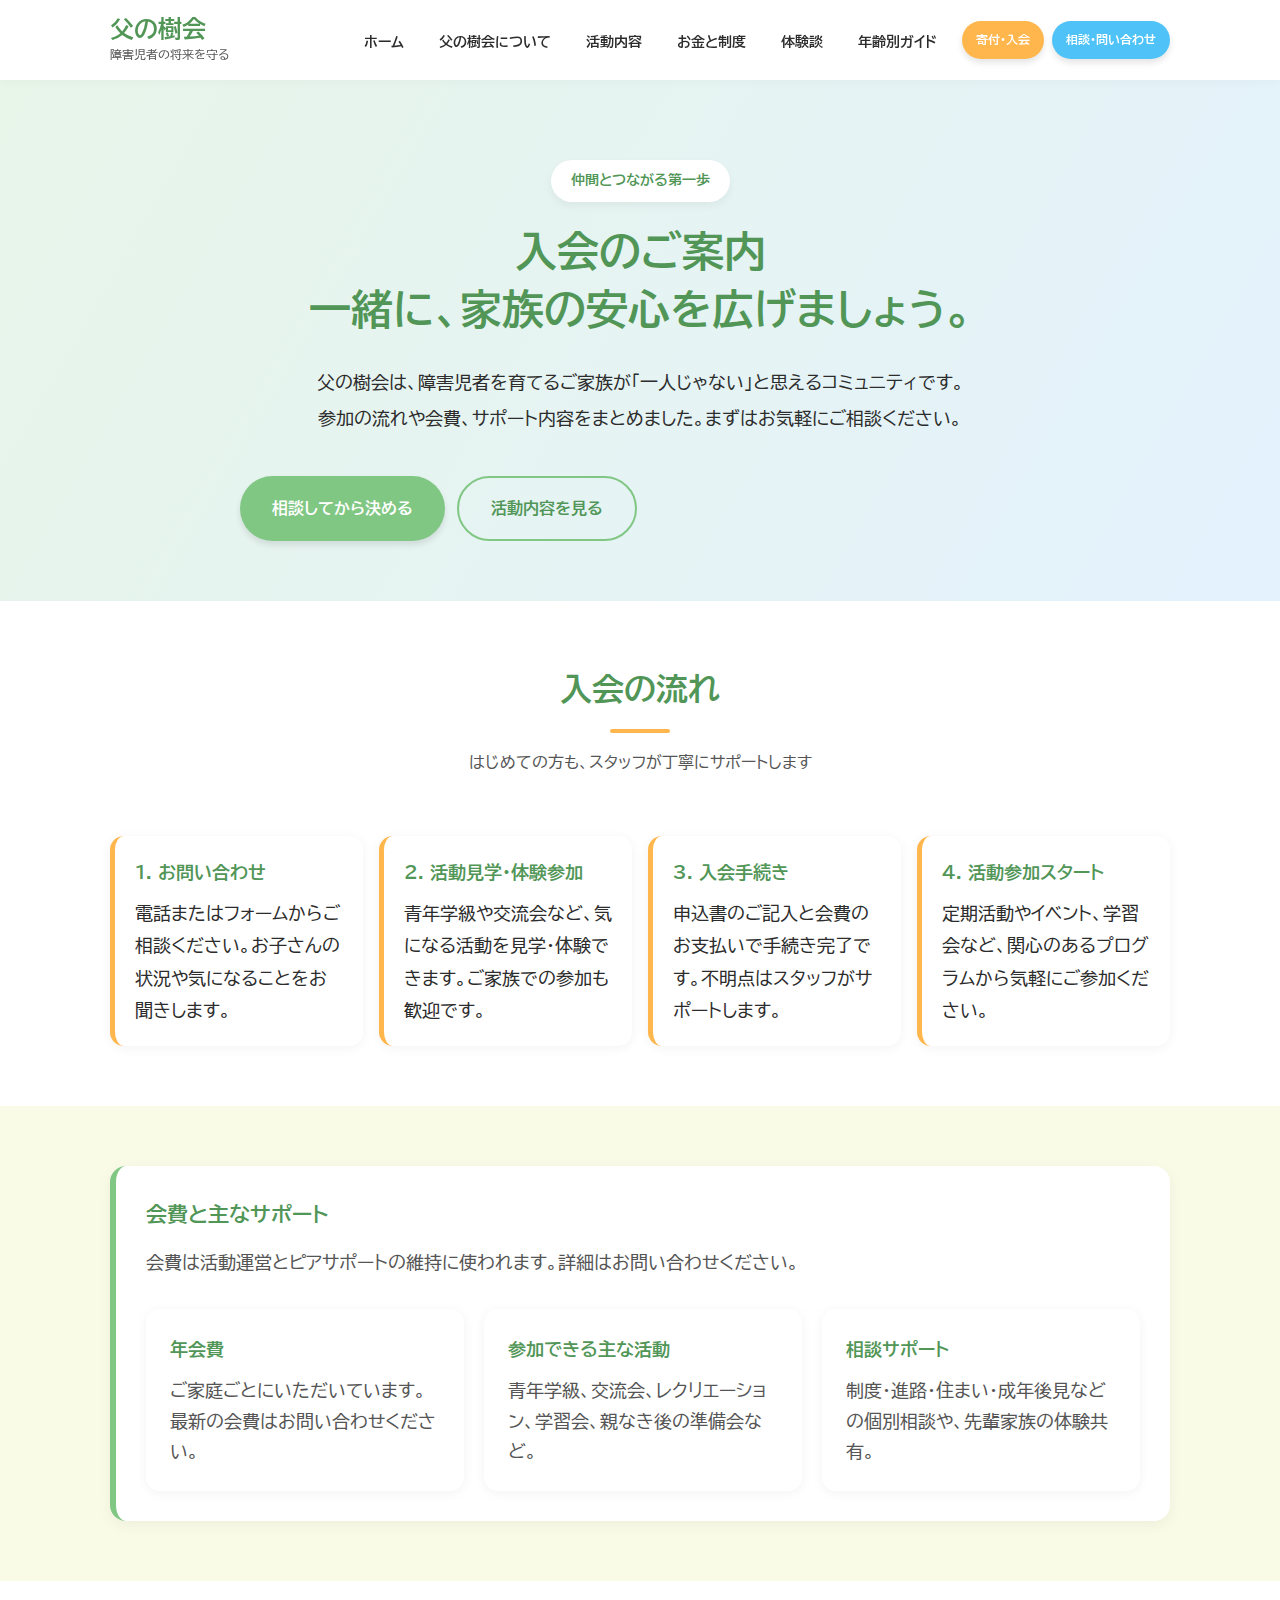
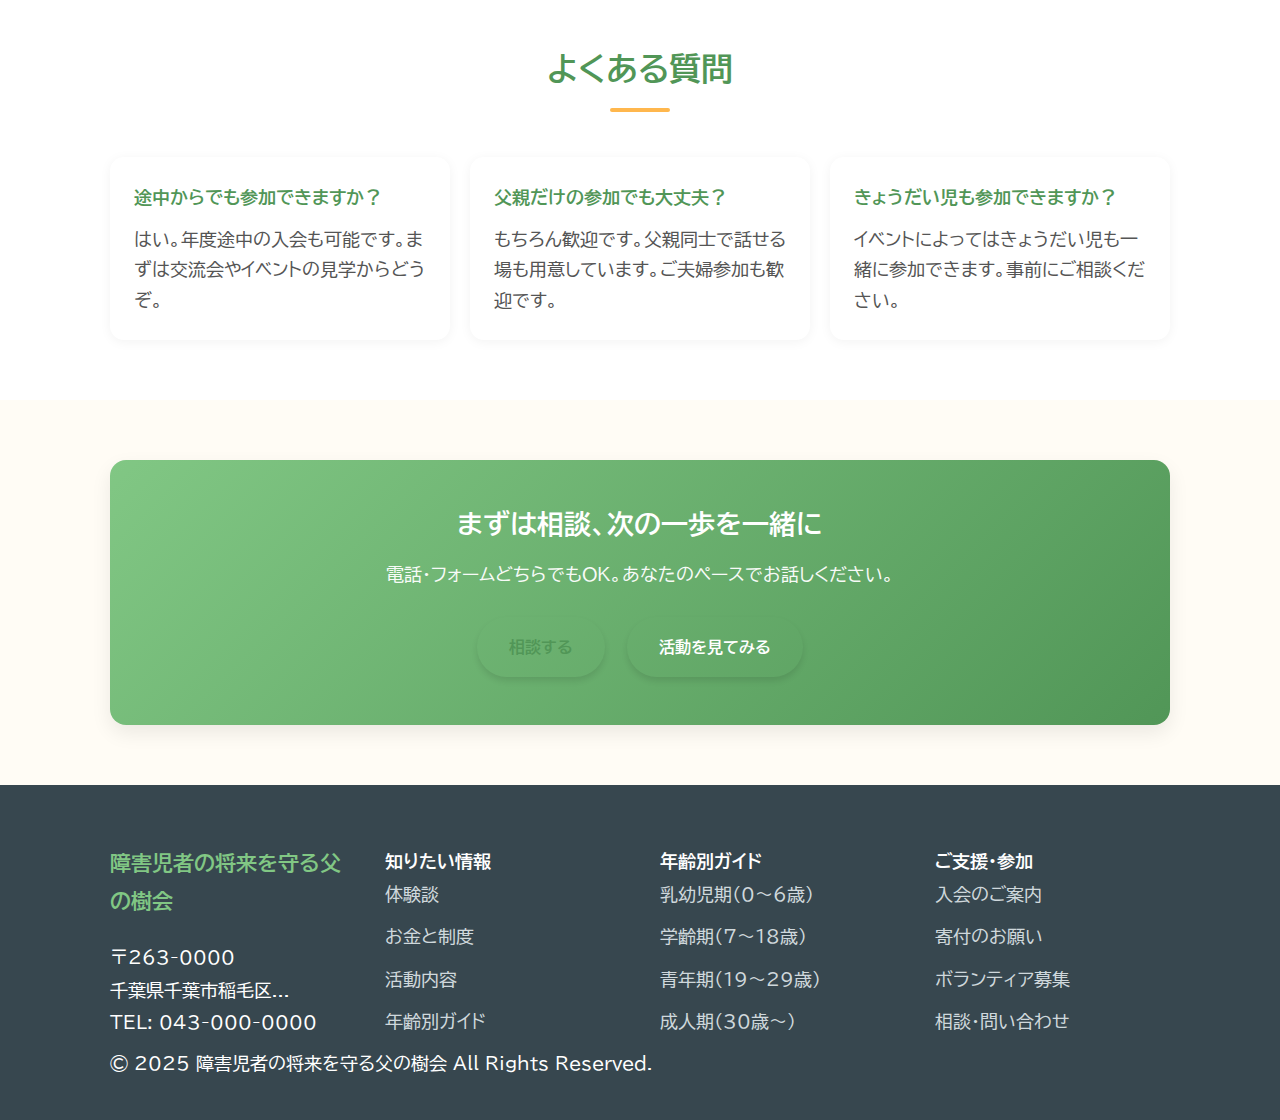
<file: join.html>
<!DOCTYPE html>
<html lang="ja">

<head>
    <meta charset="UTF-8">
    <meta name="viewport" content="width=device-width, initial-scale=1.0">
    <meta name="description" content="父の樹会 入会のご案内 - 活動内容や会費、参加の流れをご紹介。まずはお気軽にお問い合わせください。">
    <title>入会のご案内 | 父の樹会</title>
    <link rel="preconnect" href="https://fonts.googleapis.com">
    <link rel="preconnect" href="https://fonts.gstatic.com" crossorigin>
    <link
        href="https://fonts.googleapis.com/css2?family=BIZ+UDPGothic:wght@400;700&family=Noto+Sans+JP:wght@400;500;700&display=swap"
        rel="stylesheet">
    <link rel="stylesheet" href="style.css">
    <style>
        .join-hero {
            background: linear-gradient(120deg, #E8F5E9 0%, #E3F2FD 100%);
            padding: 80px 0 60px;
        }

        .join-section {
            padding: 60px 0;
        }

        .join-section.white-bg {
            background-color: #fff;
        }

        .join-section.light-bg {
            background-color: #F9FBE7;
        }

        .highlight-card {
            background: #fff;
            border-radius: 16px;
            padding: 30px;
            box-shadow: 0 4px 15px rgba(0, 0, 0, 0.05);
            border-left: 6px solid #81C784;
        }

        .info-grid {
            display: grid;
            grid-template-columns: repeat(auto-fit, minmax(260px, 1fr));
            gap: 20px;
            margin-top: 30px;
        }

        .info-item {
            background: #fff;
            border-radius: 14px;
            padding: 24px;
            box-shadow: 0 2px 12px rgba(0, 0, 0, 0.05);
        }

        .info-item h3 {
            font-size: 18px;
            color: #519657;
            margin-bottom: 10px;
        }

        .steps {
            display: grid;
            grid-template-columns: repeat(auto-fit, minmax(220px, 1fr));
            gap: 16px;
            margin-top: 30px;
        }

        .step {
            background: #fff;
            border-radius: 14px;
            padding: 20px;
            border-left: 5px solid #FFB74D;
            box-shadow: 0 2px 12px rgba(0, 0, 0, 0.05);
        }

        .step-number {
            font-weight: 700;
            color: #519657;
            margin-bottom: 8px;
        }

        .cta-box {
            text-align: center;
            background: linear-gradient(135deg, #81C784 0%, #519657 100%);
            color: #fff;
            border-radius: 16px;
            padding: 40px 20px;
            box-shadow: 0 8px 20px rgba(0, 0, 0, 0.08);
        }

        .cta-box .btn {
            margin: 8px;
        }
    </style>
</head>

<body>
    <!-- ヘッダー -->
    <header class="header">
        <div class="container">
            <div class="header-content">
                <div class="logo">
                    <h1>父の樹会</h1>
                    <span class="tagline">障害児者の将来を守る</span>
                </div>

                <nav class="nav">
                    <ul>
                        <li><a href="top.html">ホーム</a></li>
                        <li><a href="about.html">父の樹会について</a></li>
                        <li><a href="activities.html">活動内容</a></li>
                        <li><a href="support.html">お金と制度</a></li>
                        <li><a href="voices.html">体験談</a></li>
                        <li><a href="top.html#guide">年齢別ガイド</a></li>
                    </ul>
                </nav>

                <div class="header-cta">
                    <a href="join.html" class="btn btn-header-donate">寄付・入会</a>
                    <a href="contact.html" class="btn btn-header-contact">相談・問い合わせ</a>
                </div>
            </div>
        </div>
    </header>

    <!-- ヒーロー -->
    <section class="join-hero">
        <div class="container">
            <div class="hero-content">
                <span class="hero-badge">仲間とつながる第一歩</span>
                <h2 class="hero-title">
                    入会のご案内<br>
                    一緒に、家族の安心を広げましょう。
                </h2>
                <p class="hero-description">
                    父の樹会は、障害児者を育てるご家族が「一人じゃない」と思えるコミュニティです。<br>
                    参加の流れや会費、サポート内容をまとめました。まずはお気軽にご相談ください。
                </p>
                <div style="display: flex; gap: 12px; flex-wrap: wrap; margin-top: 20px;">
                    <a href="contact.html" class="btn btn-primary">相談してから決める</a>
                    <a href="activities.html" class="btn btn-outline">活動内容を見る</a>
                </div>
            </div>
        </div>
    </section>

    <!-- 入会の流れ -->
    <section class="join-section white-bg">
        <div class="container">
            <h2 class="section-title">入会の流れ</h2>
            <p class="section-subtitle">はじめての方も、スタッフが丁寧にサポートします</p>

            <div class="steps">
                <div class="step">
                    <div class="step-number">1. お問い合わせ</div>
                    <p>電話またはフォームからご相談ください。お子さんの状況や気になることをお聞きします。</p>
                </div>
                <div class="step">
                    <div class="step-number">2. 活動見学・体験参加</div>
                    <p>青年学級や交流会など、気になる活動を見学・体験できます。ご家族での参加も歓迎です。</p>
                </div>
                <div class="step">
                    <div class="step-number">3. 入会手続き</div>
                    <p>申込書のご記入と会費のお支払いで手続き完了です。不明点はスタッフがサポートします。</p>
                </div>
                <div class="step">
                    <div class="step-number">4. 活動参加スタート</div>
                    <p>定期活動やイベント、学習会など、関心のあるプログラムから気軽にご参加ください。</p>
                </div>
            </div>
        </div>
    </section>

    <!-- 会費とサポート内容 -->
    <section class="join-section light-bg">
        <div class="container">
            <div class="highlight-card">
                <h3 style="color: #519657; margin-bottom: 12px;">会費と主なサポート</h3>
                <p style="line-height: 1.8; color: #555; margin-bottom: 16px;">
                    会費は活動運営とピアサポートの維持に使われます。詳細はお問い合わせください。
                </p>
                <div class="info-grid">
                    <div class="info-item">
                        <h3>年会費</h3>
                        <p style="color: #555; line-height: 1.7;">ご家庭ごとにいただいています。最新の会費はお問い合わせください。</p>
                    </div>
                    <div class="info-item">
                        <h3>参加できる主な活動</h3>
                        <p style="color: #555; line-height: 1.7;">青年学級、交流会、レクリエーション、学習会、親なき後の準備会など。</p>
                    </div>
                    <div class="info-item">
                        <h3>相談サポート</h3>
                        <p style="color: #555; line-height: 1.7;">制度・進路・住まい・成年後見などの個別相談や、先輩家族の体験共有。</p>
                    </div>
                </div>
            </div>
        </div>
    </section>

    <!-- よくある質問 -->
    <section class="join-section white-bg">
        <div class="container">
            <h2 class="section-title">よくある質問</h2>
            <div class="info-grid">
                <div class="info-item">
                    <h3>途中からでも参加できますか？</h3>
                    <p style="color: #555; line-height: 1.7;">はい。年度途中の入会も可能です。まずは交流会やイベントの見学からどうぞ。</p>
                </div>
                <div class="info-item">
                    <h3>父親だけの参加でも大丈夫？</h3>
                    <p style="color: #555; line-height: 1.7;">もちろん歓迎です。父親同士で話せる場も用意しています。ご夫婦参加も歓迎です。</p>
                </div>
                <div class="info-item">
                    <h3>きょうだい児も参加できますか？</h3>
                    <p style="color: #555; line-height: 1.7;">イベントによってはきょうだい児も一緒に参加できます。事前にご相談ください。</p>
                </div>
            </div>
        </div>
    </section>

    <!-- CTA -->
    <section class="join-section">
        <div class="container">
            <div class="cta-box">
                <h2 style="margin-bottom: 10px;">まずは相談、次の一歩を一緒に</h2>
                <p style="opacity: 0.95; margin-bottom: 18px;">電話・フォームどちらでもOK。あなたのペースでお話しください。</p>
                <div>
                    <a href="contact.html" class="btn btn-white" style="color: #519657;">相談する</a>
                    <a href="activities.html" class="btn btn-outline-white">活動を見てみる</a>
                </div>
            </div>
        </div>
    </section>

    <!-- フッター -->
    <footer class="footer">
        <div class="container">
            <div class="footer-content">
                <div>
                    <h3>障害児者の将来を守る父の樹会</h3>
                    <p>〒263-0000<br>千葉県千葉市稲毛区...</p>
                    <p>TEL: 043-000-0000</p>
                </div>

                <div>
                    <h4>知りたい情報</h4>
                    <ul>
                        <li><a href="voices.html">体験談</a></li>
                        <li><a href="support.html">お金と制度</a></li>
                        <li><a href="activities.html">活動内容</a></li>
                        <li><a href="top.html#guide">年齢別ガイド</a></li>
                    </ul>
                </div>

                <div>
                    <h4>年齢別ガイド</h4>
                    <ul>
                        <li><a href="guide-infant.html">乳幼児期（0〜6歳）</a></li>
                        <li><a href="guide-school.html">学齢期（7〜18歳）</a></li>
                        <li><a href="guide-youth.html">青年期（19〜29歳）</a></li>
                        <li><a href="guide-adult.html">成人期（30歳〜）</a></li>
                    </ul>
                </div>

                <div>
                    <h4>ご支援・参加</h4>
                    <ul>
                        <li><a href="join.html">入会のご案内</a></li>
                        <li><a href="join.html">寄付のお願い</a></li>
                        <li><a href="contact.html">ボランティア募集</a></li>
                        <li><a href="contact.html">相談・問い合わせ</a></li>
                    </ul>
                </div>
            </div>

            <div class="footer-bottom">
                <p>&copy; 2025 障害児者の将来を守る父の樹会 All Rights Reserved.</p>
            </div>
        </div>
    </footer>

    <!-- スマホ用固定CTA -->
    <div class="fixed-cta">
        <a href="join.html" class="fixed-cta-btn cta-donate">
            寄付・入会
        </a>
        <a href="contact.html" class="fixed-cta-btn cta-contact">
            相談・問い合わせ
        </a>
    </div>
</body>

</html>
</file>
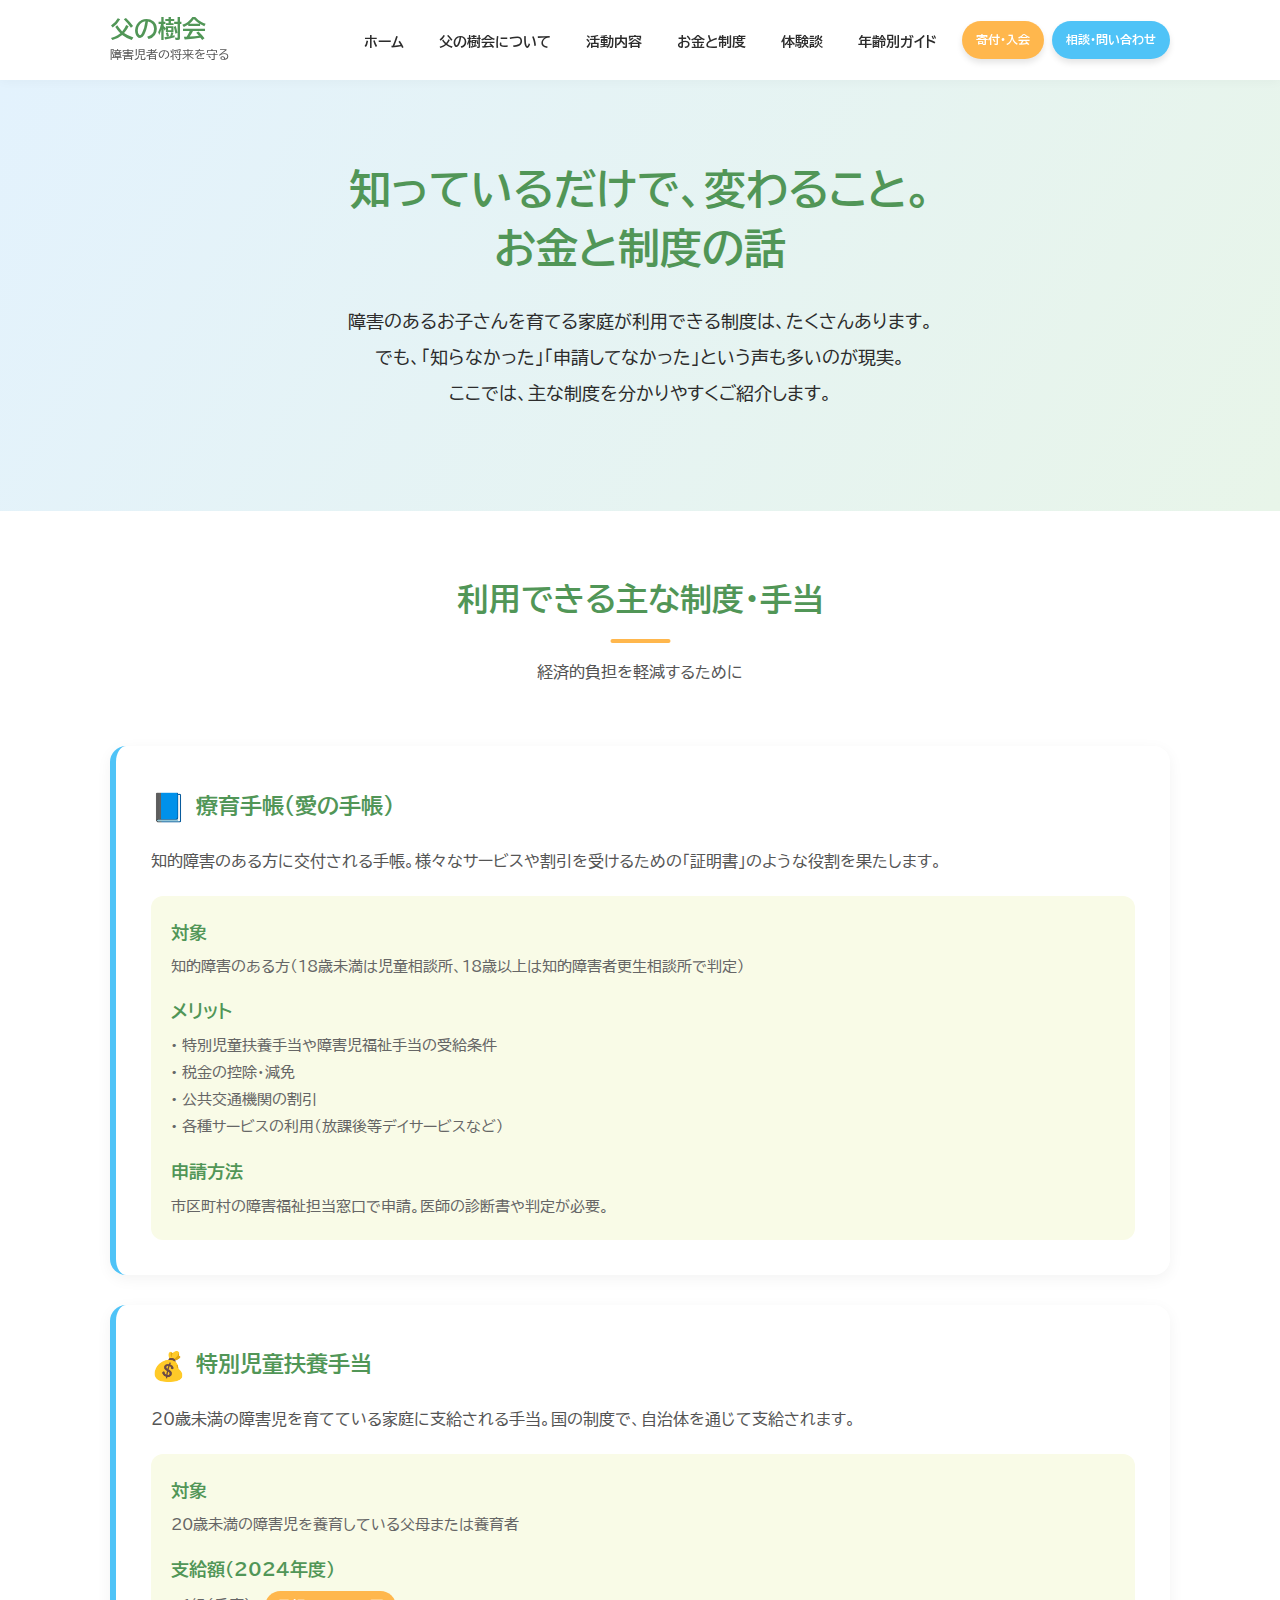
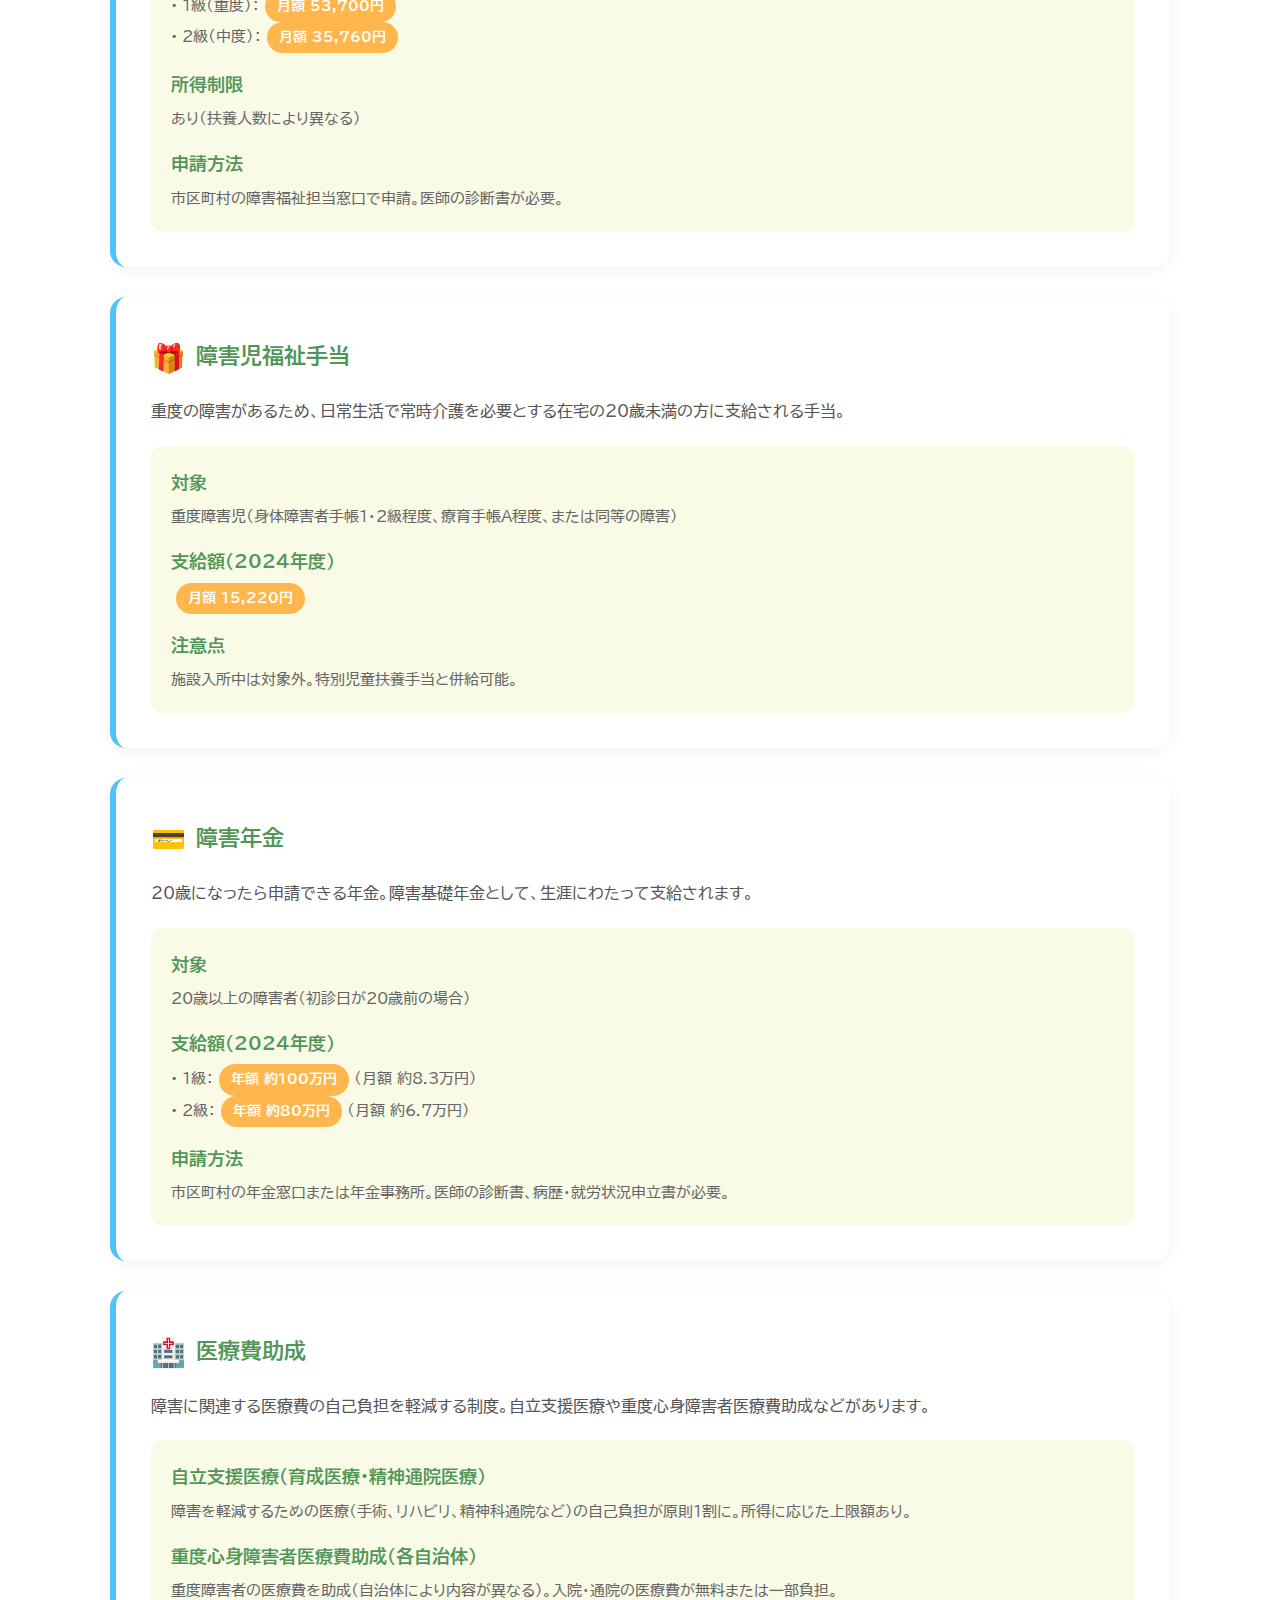
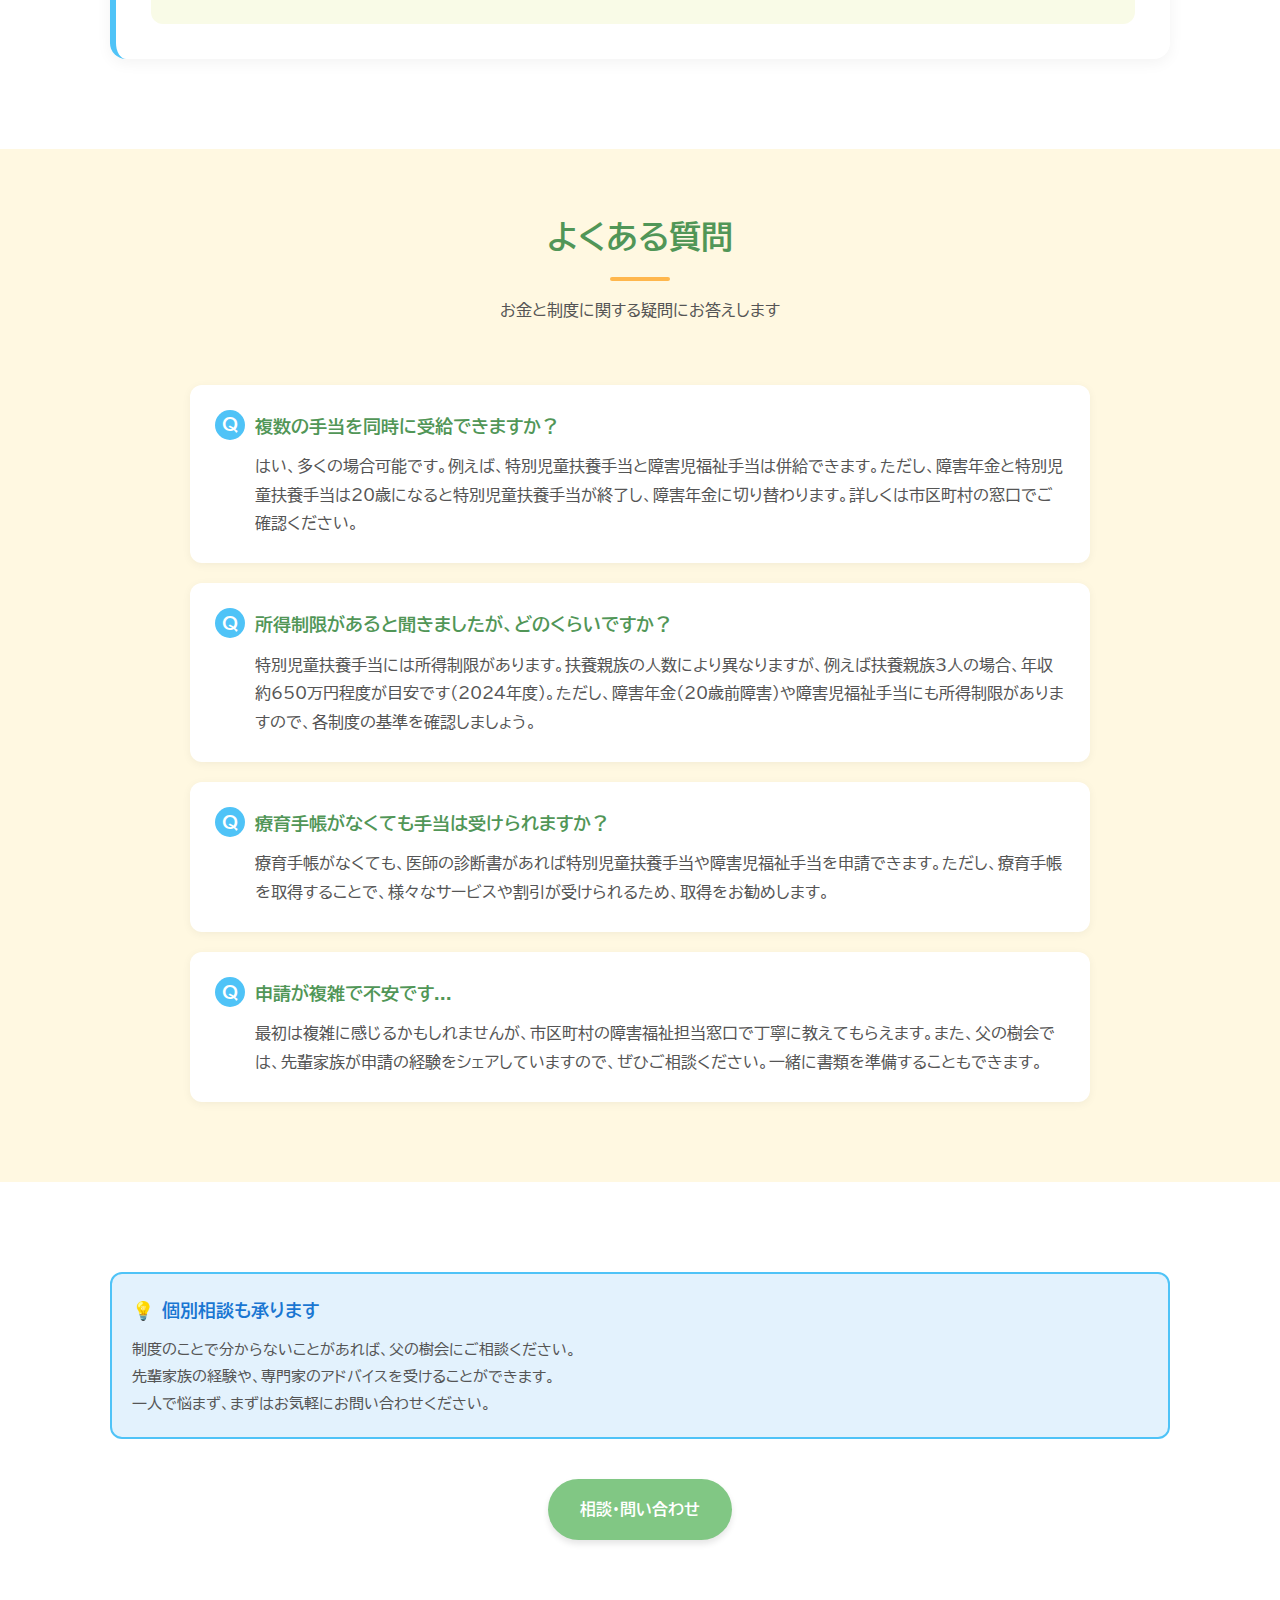
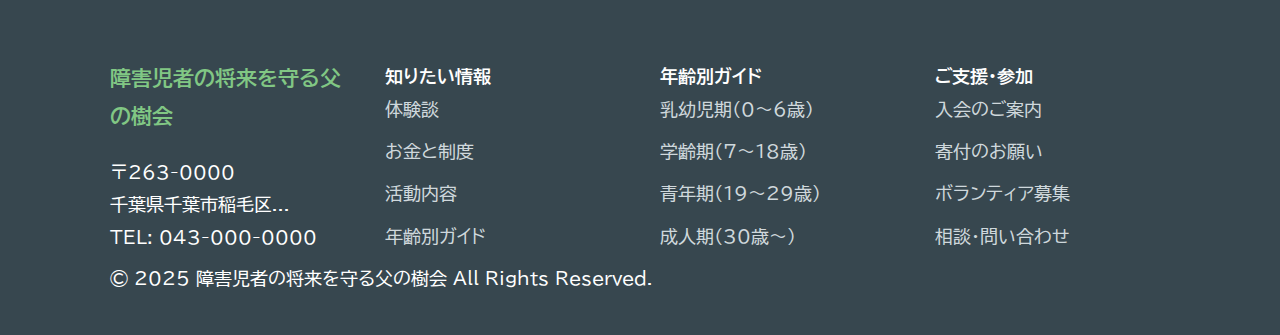
<file: support.html>
<!DOCTYPE html>
<html lang="ja">

<head>
    <meta charset="UTF-8">
    <meta name="viewport" content="width=device-width, initial-scale=1.0">
    <meta name="description" content="お金と制度の話 - 療育手帳、特別児童扶養手当、障害年金など、利用できる制度を分かりやすく解説">
    <title>お金と制度の話 | 父の樹会</title>
    <link rel="preconnect" href="https://fonts.googleapis.com">
    <link rel="preconnect" href="https://fonts.gstatic.com" crossorigin>
    <link
        href="https://fonts.googleapis.com/css2?family=BIZ+UDPGothic:wght@400;700&family=Noto+Sans+JP:wght@400;500;700&display=swap"
        rel="stylesheet">
    <link rel="stylesheet" href="style.css">
    <style>
        /* 制度ページ固有のスタイル */
        .support-hero {
            background: linear-gradient(120deg, #E3F2FD 0%, #E8F5E9 100%);
            padding: 80px 0 60px;
        }

        .support-section {
            padding: 60px 0;
        }

        .support-section.white-bg {
            background-color: #fff;
        }

        .support-section.light-bg {
            background-color: #FFF8E1;
        }

        .support-card {
            background-color: #fff;
            border-radius: 16px;
            padding: 35px;
            margin-bottom: 30px;
            box-shadow: 0 4px 15px rgba(0, 0, 0, 0.05);
            border-left: 6px solid #4FC3F7;
            transition: all 0.3s;
        }

        .support-card:hover {
            transform: translateY(-3px);
            box-shadow: 0 8px 25px rgba(0, 0, 0, 0.1);
        }

        .support-card h3 {
            font-size: 22px;
            color: #519657;
            margin-bottom: 15px;
            display: flex;
            align-items: center;
            gap: 10px;
        }

        .support-icon {
            font-size: 28px;
        }

        .support-card .description {
            font-size: 16px;
            color: #555;
            line-height: 1.8;
            margin-bottom: 20px;
        }

        .support-details {
            background-color: #F9FBE7;
            padding: 20px;
            border-radius: 12px;
            margin-top: 20px;
        }

        .support-detail-item {
            margin-bottom: 15px;
        }

        .support-detail-item:last-child {
            margin-bottom: 0;
        }

        .detail-label {
            font-weight: 700;
            color: #519657;
            margin-bottom: 5px;
        }

        .detail-content {
            font-size: 15px;
            color: #666;
            line-height: 1.8;
        }

        .amount-highlight {
            display: inline-block;
            background-color: #FFB74D;
            color: #fff;
            padding: 3px 12px;
            border-radius: 20px;
            font-weight: 700;
            font-size: 14px;
            margin: 0 5px;
        }

        .info-box {
            background-color: #E3F2FD;
            border: 2px solid #4FC3F7;
            border-radius: 12px;
            padding: 20px;
            margin: 30px 0;
        }

        .info-box-title {
            font-size: 18px;
            font-weight: 700;
            color: #1976D2;
            margin-bottom: 10px;
            display: flex;
            align-items: center;
            gap: 8px;
        }

        .info-box-content {
            font-size: 15px;
            color: #555;
            line-height: 1.8;
        }

        .faq-section {
            max-width: 900px;
            margin: 0 auto;
        }

        .faq-item {
            background-color: #fff;
            padding: 25px;
            margin-bottom: 20px;
            border-radius: 12px;
            box-shadow: 0 2px 10px rgba(0, 0, 0, 0.05);
        }

        .faq-question {
            font-size: 18px;
            font-weight: 700;
            color: #519657;
            margin-bottom: 10px;
            display: flex;
            align-items: flex-start;
            gap: 10px;
        }

        .faq-question::before {
            content: 'Q';
            background-color: #4FC3F7;
            color: #fff;
            width: 30px;
            height: 30px;
            border-radius: 50%;
            display: flex;
            align-items: center;
            justify-content: center;
            font-weight: 700;
            flex-shrink: 0;
        }

        .faq-answer {
            font-size: 16px;
            color: #555;
            line-height: 1.8;
            padding-left: 40px;
        }
    </style>
</head>

<body>
    <!-- ヘッダー -->
    <header class="header">
        <div class="container">
            <div class="header-content">
                <div class="logo">
                    <h1>父の樹会</h1>
                    <span class="tagline">障害児者の将来を守る</span>
                </div>

                <nav class="nav">
                    <ul>
                        <li><a href="top.html">ホーム</a></li>
                        <li><a href="about.html">父の樹会について</a></li>
                        <li><a href="activities.html">活動内容</a></li>
                        <li><a href="support.html">お金と制度</a></li>
                        <li><a href="voices.html">体験談</a></li>
                        <li><a href="top.html#guide">年齢別ガイド</a></li>
                    </ul>
                </nav>

                <div class="header-cta">
                    <a href="top.html#donate" class="btn btn-header-donate">寄付・入会</a>
                    <a href="top.html#contact" class="btn btn-header-contact">相談・問い合わせ</a>
                </div>
            </div>
        </div>
    </header>

    <!-- ヒーローセクション -->
    <section class="support-hero">
        <div class="container">
            <div class="hero-content">
                <h2 class="hero-title">
                    知っているだけで、変わること。<br>
                    お金と制度の話
                </h2>
                <p class="hero-description">
                    障害のあるお子さんを育てる家庭が利用できる制度は、たくさんあります。<br>
                    でも、「知らなかった」「申請してなかった」という声も多いのが現実。<br>
                    ここでは、主な制度を分かりやすくご紹介します。
                </p>
            </div>
        </div>
    </section>

    <!-- 主な制度・手当 -->
    <section class="support-section white-bg">
        <div class="container">
            <h2 class="section-title">利用できる主な制度・手当</h2>
            <p class="section-subtitle">経済的負担を軽減するために</p>

            <!-- 療育手帳 -->
            <div class="support-card">
                <h3><span class="support-icon">📘</span>療育手帳（愛の手帳）</h3>
                <p class="description">
                    知的障害のある方に交付される手帳。様々なサービスや割引を受けるための「証明書」のような役割を果たします。
                </p>
                <div class="support-details">
                    <div class="support-detail-item">
                        <div class="detail-label">対象</div>
                        <div class="detail-content">知的障害のある方（18歳未満は児童相談所、18歳以上は知的障害者更生相談所で判定）</div>
                    </div>
                    <div class="support-detail-item">
                        <div class="detail-label">メリット</div>
                        <div class="detail-content">
                            • 特別児童扶養手当や障害児福祉手当の受給条件<br>
                            • 税金の控除・減免<br>
                            • 公共交通機関の割引<br>
                            • 各種サービスの利用（放課後等デイサービスなど）
                        </div>
                    </div>
                    <div class="support-detail-item">
                        <div class="detail-label">申請方法</div>
                        <div class="detail-content">市区町村の障害福祉担当窓口で申請。医師の診断書や判定が必要。</div>
                    </div>
                </div>
            </div>

            <!-- 特別児童扶養手当 -->
            <div class="support-card">
                <h3><span class="support-icon">💰</span>特別児童扶養手当</h3>
                <p class="description">
                    20歳未満の障害児を育てている家庭に支給される手当。国の制度で、自治体を通じて支給されます。
                </p>
                <div class="support-details">
                    <div class="support-detail-item">
                        <div class="detail-label">対象</div>
                        <div class="detail-content">20歳未満の障害児を養育している父母または養育者</div>
                    </div>
                    <div class="support-detail-item">
                        <div class="detail-label">支給額（2024年度）</div>
                        <div class="detail-content">
                            • 1級（重度）：<span class="amount-highlight">月額 53,700円</span><br>
                            • 2級（中度）：<span class="amount-highlight">月額 35,760円</span>
                        </div>
                    </div>
                    <div class="support-detail-item">
                        <div class="detail-label">所得制限</div>
                        <div class="detail-content">あり（扶養人数により異なる）</div>
                    </div>
                    <div class="support-detail-item">
                        <div class="detail-label">申請方法</div>
                        <div class="detail-content">市区町村の障害福祉担当窓口で申請。医師の診断書が必要。</div>
                    </div>
                </div>
            </div>

            <!-- 障害児福祉手当 -->
            <div class="support-card">
                <h3><span class="support-icon">🎁</span>障害児福祉手当</h3>
                <p class="description">
                    重度の障害があるため、日常生活で常時介護を必要とする在宅の20歳未満の方に支給される手当。
                </p>
                <div class="support-details">
                    <div class="support-detail-item">
                        <div class="detail-label">対象</div>
                        <div class="detail-content">重度障害児（身体障害者手帳1・2級程度、療育手帳A程度、または同等の障害）</div>
                    </div>
                    <div class="support-detail-item">
                        <div class="detail-label">支給額（2024年度）</div>
                        <div class="detail-content"><span class="amount-highlight">月額 15,220円</span></div>
                    </div>
                    <div class="support-detail-item">
                        <div class="detail-label">注意点</div>
                        <div class="detail-content">施設入所中は対象外。特別児童扶養手当と併給可能。</div>
                    </div>
                </div>
            </div>

            <!-- 障害年金 -->
            <div class="support-card">
                <h3><span class="support-icon">💳</span>障害年金</h3>
                <p class="description">
                    20歳になったら申請できる年金。障害基礎年金として、生涯にわたって支給されます。
                </p>
                <div class="support-details">
                    <div class="support-detail-item">
                        <div class="detail-label">対象</div>
                        <div class="detail-content">20歳以上の障害者（初診日が20歳前の場合）</div>
                    </div>
                    <div class="support-detail-item">
                        <div class="detail-label">支給額（2024年度）</div>
                        <div class="detail-content">
                            • 1級：<span class="amount-highlight">年額 約100万円</span>（月額 約8.3万円）<br>
                            • 2級：<span class="amount-highlight">年額 約80万円</span>（月額 約6.7万円）
                        </div>
                    </div>
                    <div class="support-detail-item">
                        <div class="detail-label">申請方法</div>
                        <div class="detail-content">市区町村の年金窓口または年金事務所。医師の診断書、病歴・就労状況申立書が必要。</div>
                    </div>
                </div>
            </div>

            <!-- 医療費助成 -->
            <div class="support-card">
                <h3><span class="support-icon">🏥</span>医療費助成</h3>
                <p class="description">
                    障害に関連する医療費の自己負担を軽減する制度。自立支援医療や重度心身障害者医療費助成などがあります。
                </p>
                <div class="support-details">
                    <div class="support-detail-item">
                        <div class="detail-label">自立支援医療（育成医療・精神通院医療）</div>
                        <div class="detail-content">
                            障害を軽減するための医療（手術、リハビリ、精神科通院など）の自己負担が原則1割に。所得に応じた上限額あり。
                        </div>
                    </div>
                    <div class="support-detail-item">
                        <div class="detail-label">重度心身障害者医療費助成（各自治体）</div>
                        <div class="detail-content">
                            重度障害者の医療費を助成（自治体により内容が異なる）。入院・通院の医療費が無料または一部負担。
                        </div>
                    </div>
                </div>
            </div>
        </div>
    </section>

    <!-- よくある質問 -->
    <section class="support-section light-bg">
        <div class="container">
            <h2 class="section-title">よくある質問</h2>
            <p class="section-subtitle">お金と制度に関する疑問にお答えします</p>

            <div class="faq-section">
                <div class="faq-item">
                    <div class="faq-question">複数の手当を同時に受給できますか？</div>
                    <div class="faq-answer">
                        はい、多くの場合可能です。例えば、特別児童扶養手当と障害児福祉手当は併給できます。ただし、障害年金と特別児童扶養手当は20歳になると特別児童扶養手当が終了し、障害年金に切り替わります。詳しくは市区町村の窓口でご確認ください。
                    </div>
                </div>

                <div class="faq-item">
                    <div class="faq-question">所得制限があると聞きましたが、どのくらいですか？</div>
                    <div class="faq-answer">
                        特別児童扶養手当には所得制限があります。扶養親族の人数により異なりますが、例えば扶養親族3人の場合、年収約650万円程度が目安です（2024年度）。ただし、障害年金（20歳前障害）や障害児福祉手当にも所得制限がありますので、各制度の基準を確認しましょう。
                    </div>
                </div>

                <div class="faq-item">
                    <div class="faq-question">療育手帳がなくても手当は受けられますか？</div>
                    <div class="faq-answer">
                        療育手帳がなくても、医師の診断書があれば特別児童扶養手当や障害児福祉手当を申請できます。ただし、療育手帳を取得することで、様々なサービスや割引が受けられるため、取得をお勧めします。
                    </div>
                </div>

                <div class="faq-item">
                    <div class="faq-question">申請が複雑で不安です...</div>
                    <div class="faq-answer">
                        最初は複雑に感じるかもしれませんが、市区町村の障害福祉担当窓口で丁寧に教えてもらえます。また、父の樹会では、先輩家族が申請の経験をシェアしていますので、ぜひご相談ください。一緒に書類を準備することもできます。
                    </div>
                </div>
            </div>
        </div>
    </section>

    <!-- 情報ボックス -->
    <section class="support-section white-bg">
        <div class="container">
            <div class="info-box">
                <div class="info-box-title">
                    <span>💡</span>
                    <span>個別相談も承ります</span>
                </div>
                <div class="info-box-content">
                    制度のことで分からないことがあれば、父の樹会にご相談ください。<br>
                    先輩家族の経験や、専門家のアドバイスを受けることができます。<br>
                    一人で悩まず、まずはお気軽にお問い合わせください。
                </div>
            </div>

            <div style="text-align: center; margin-top: 40px;">
                <a href="#" class="btn btn-primary">相談・問い合わせ</a>
            </div>
        </div>
    </section>

    <!-- フッター -->
    <footer class="footer">
        <div class="container">
            <div class="footer-content">
                <div>
                    <h3>障害児者の将来を守る父の樹会</h3>
                    <p>〒263-0000<br>千葉県千葉市稲毛区...</p>
                    <p>TEL: 043-000-0000</p>
                </div>

                <div>
                    <h4>知りたい情報</h4>
                    <ul>
                        <li><a href="voices.html">体験談</a></li>
                        <li><a href="support.html">お金と制度</a></li>
                        <li><a href="activities.html">活動内容</a></li>
                        <li><a href="top.html#guide">年齢別ガイド</a></li>
                    </ul>
                </div>

                <div>
                    <h4>年齢別ガイド</h4>
                    <ul>
                        <li><a href="guide-infant.html">乳幼児期（0〜6歳）</a></li>
                        <li><a href="guide-school.html">学齢期（7〜18歳）</a></li>
                        <li><a href="guide-youth.html">青年期（19〜29歳）</a></li>
                        <li><a href="guide-adult.html">成人期（30歳〜）</a></li>
                    </ul>
                </div>

                <div>
                    <h4>ご支援・参加</h4>
                    <ul>
                        <li><a href="top.html#donate">入会のご案内</a></li>
                        <li><a href="top.html#donate">寄付のお願い</a></li>
                        <li><a href="top.html#contact">ボランティア募集</a></li>
                        <li><a href="top.html#contact">相談・問い合わせ</a></li>
                    </ul>
                </div>
            </div>

            <div class="footer-bottom">
                <p>&copy; 2025 障害児者の将来を守る父の樹会 All Rights Reserved.</p>
            </div>
        </div>
    </footer>

    <!-- スマホ用固定CTA -->
    <div class="fixed-cta">
        <a href="top.html#donate" class="fixed-cta-btn cta-donate">
            寄付・入会
        </a>
        <a href="top.html#contact" class="fixed-cta-btn cta-contact">
            相談・問い合わせ
        </a>
    </div>

</body>

</html>
</file>
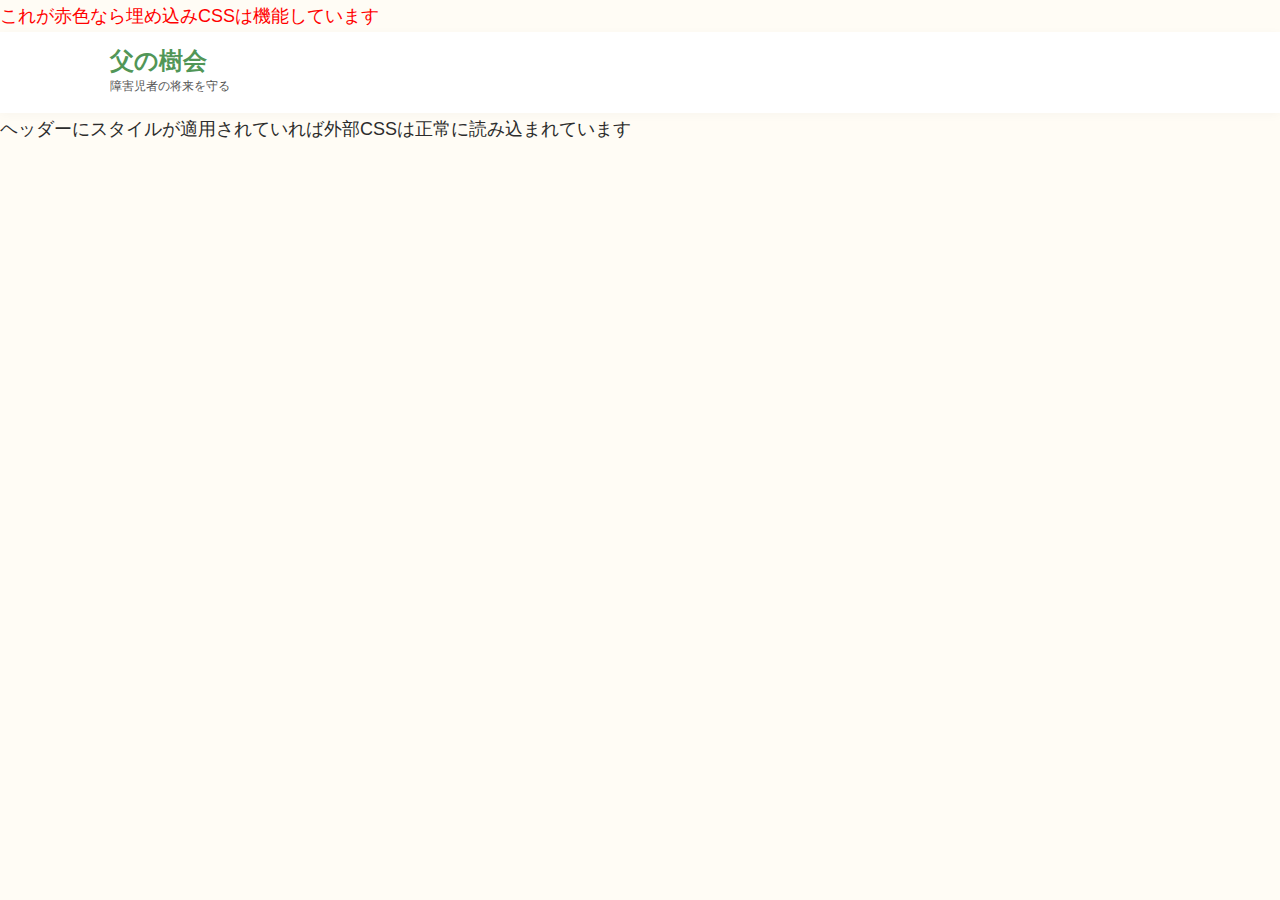
<file: test.html>
<!DOCTYPE html>
<html lang="ja">

<head>
    <meta charset="UTF-8">
    <meta name="viewport" content="width=device-width, initial-scale=1.0">
    <title>CSS読み込みテスト</title>
    <link rel="stylesheet" href="./style.css">
    <style>
        .test-embedded {
            color: red;
        }
    </style>
</head>

<body>
    <p class="test-embedded">これが赤色なら埋め込みCSSは機能しています</p>
    <header class="header">
        <div class="container">
            <div class="logo">
                <h1>父の樹会</h1>
                <span class="tagline">障害児者の将来を守る</span>
            </div>
        </div>
    </header>
    <p>ヘッダーにスタイルが適用されていれば外部CSSは正常に読み込まれています</p>
</body>

</html>
</file>
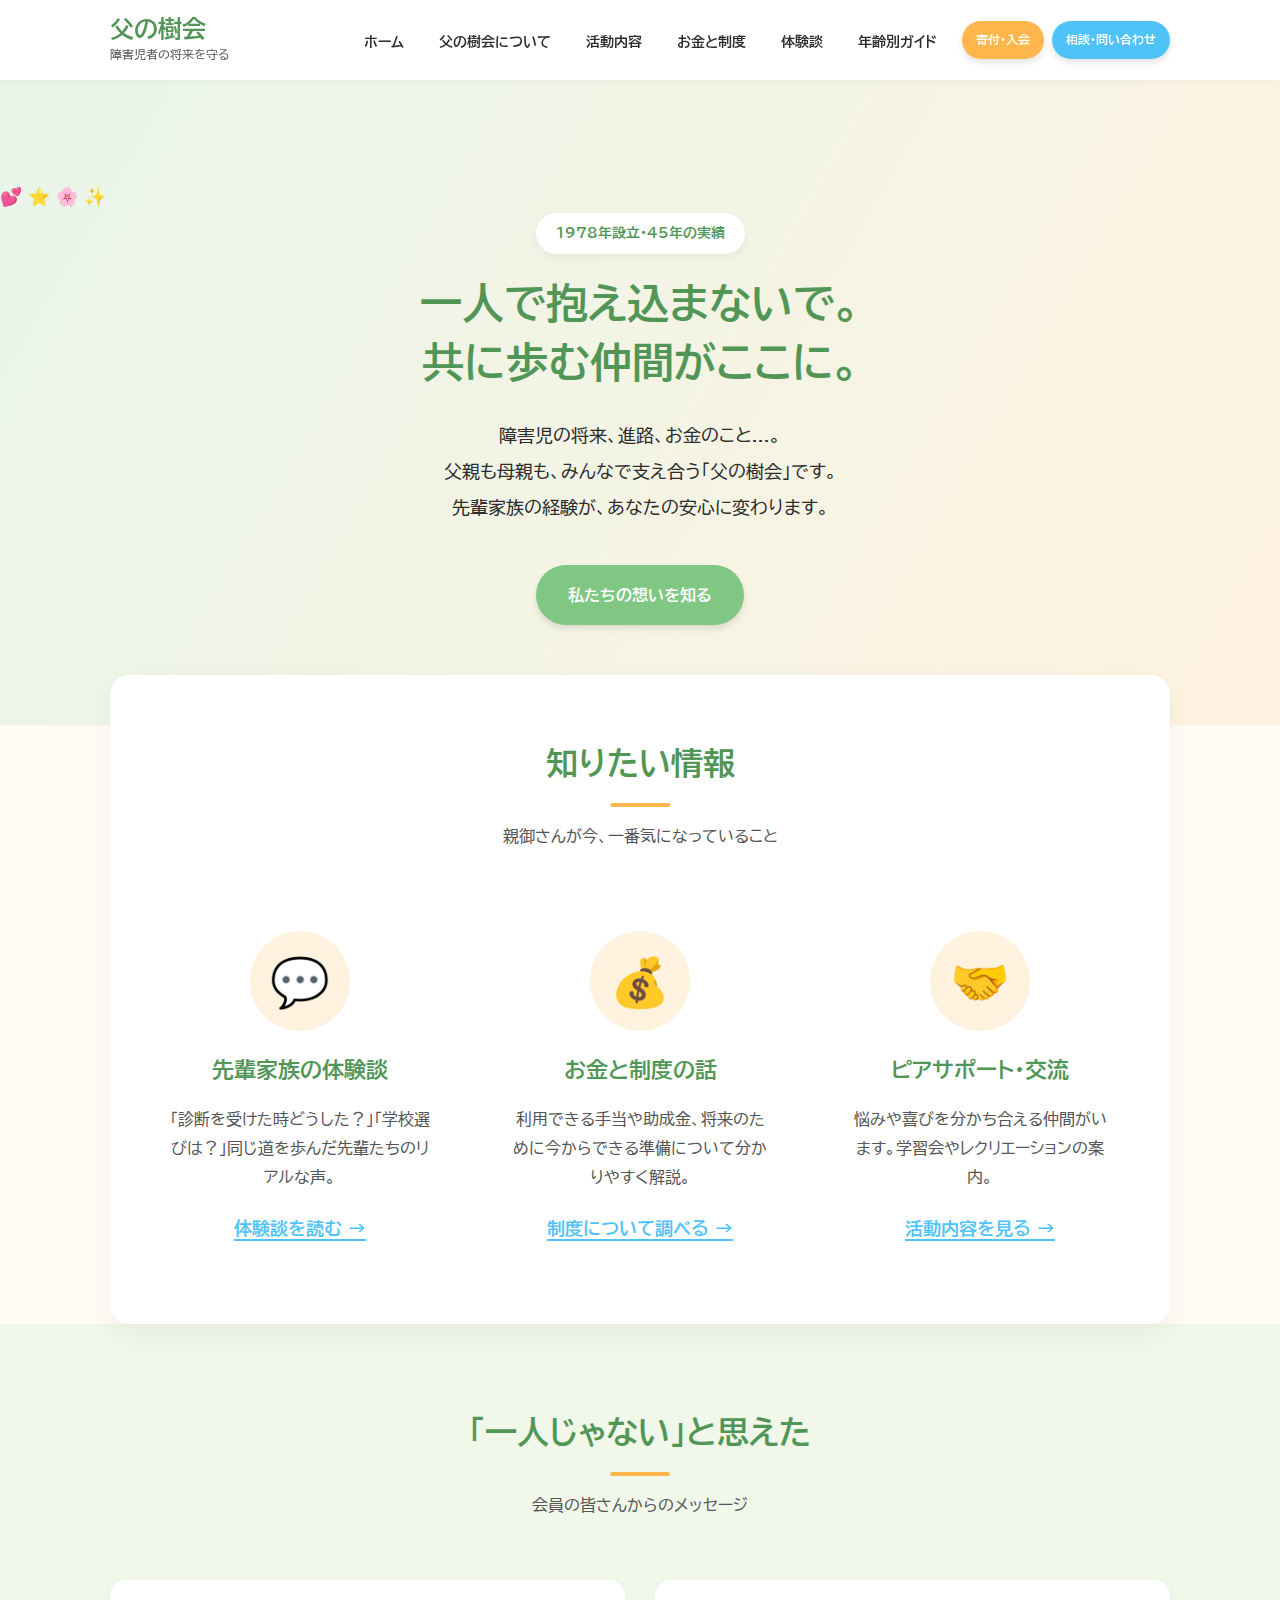
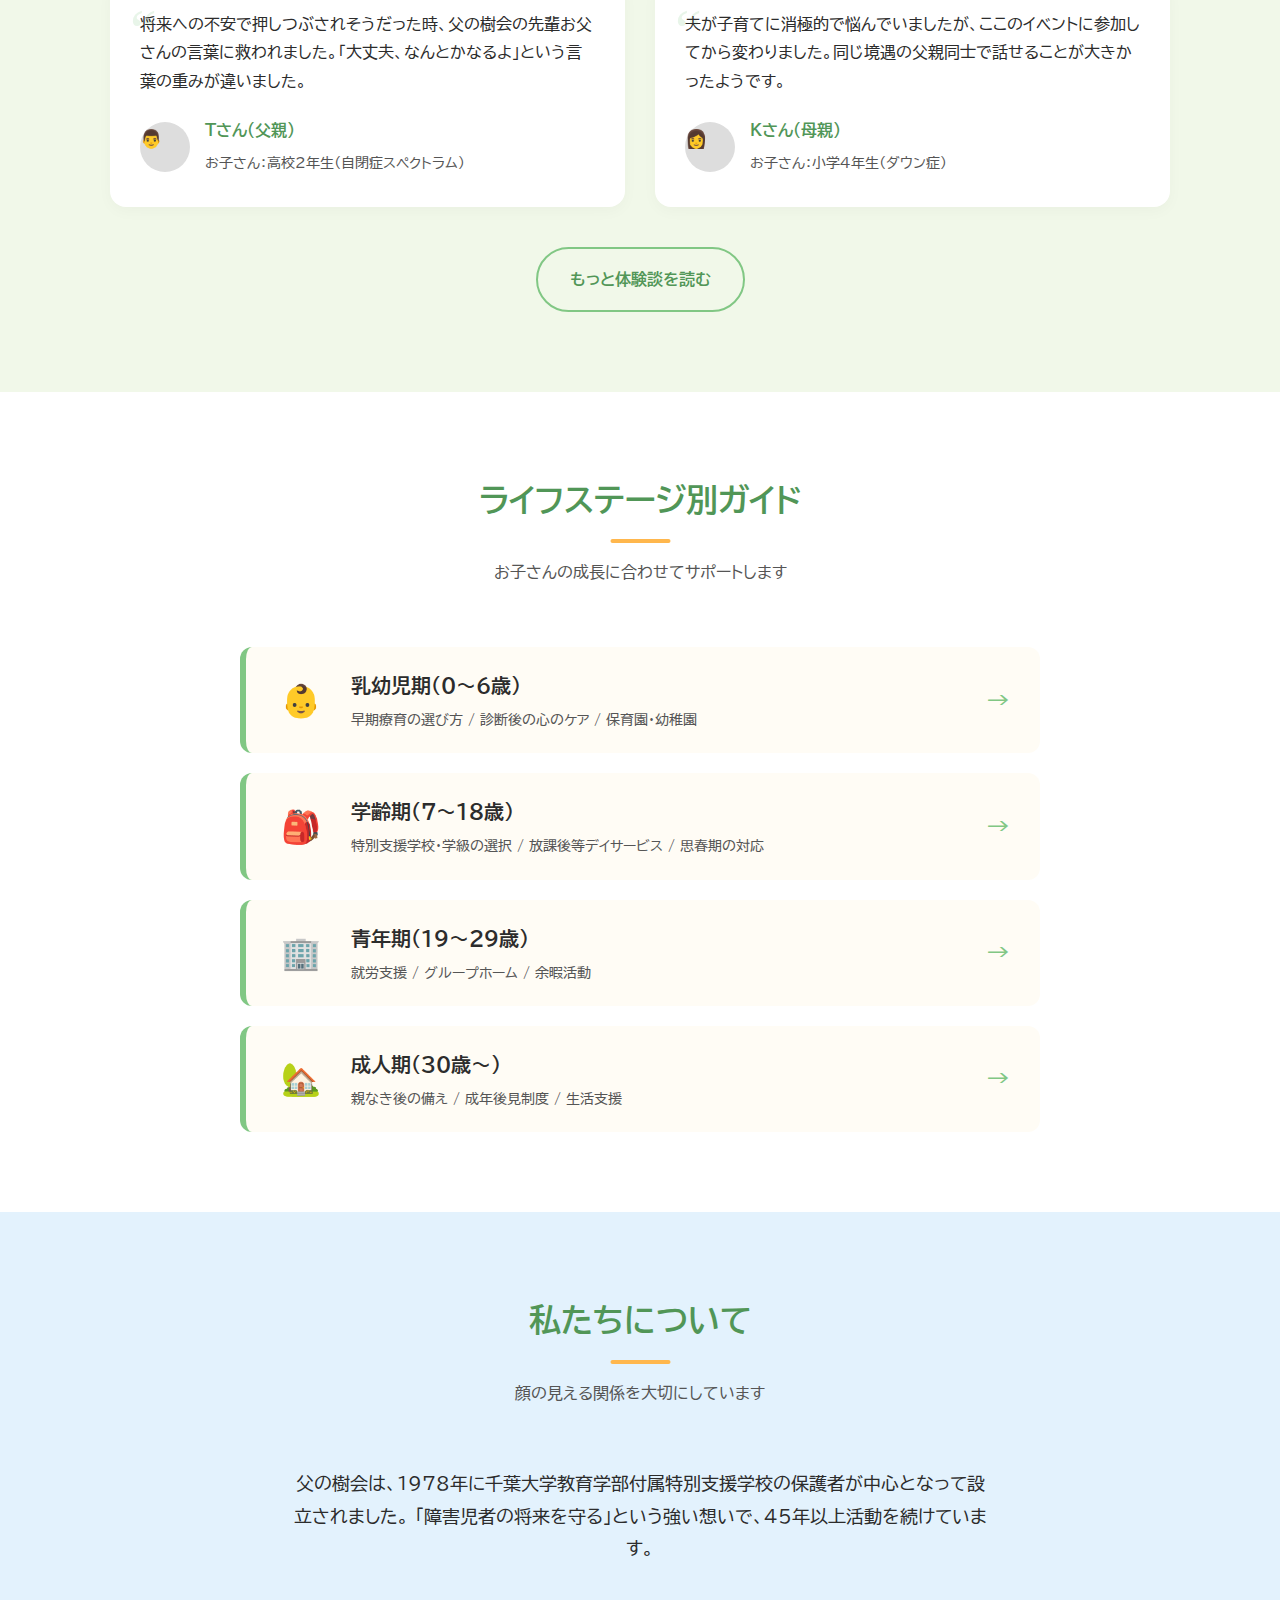
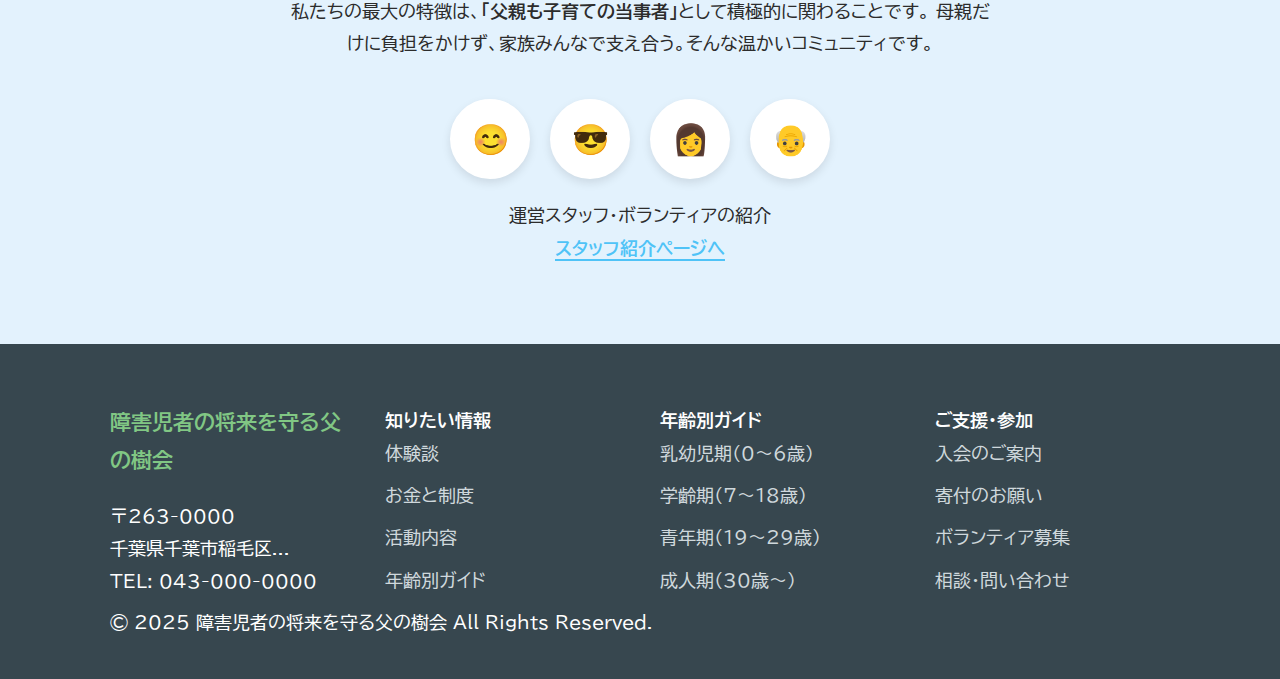
<file: top.html>
<!DOCTYPE html>
<html lang="ja">

<head>
    <meta charset="UTF-8">
    <meta name="viewport" content="width=device-width, initial-scale=1.0">
    <meta name="description" content="障害児者の将来を守る父の樹会 - 1978年設立。父親が率先して取り組む、子供の生涯の幸せシステム作り。">
    <title>障害児者の将来を守る父の樹会 - 孤立させない家族支援</title>
    <link rel="preconnect" href="https://fonts.googleapis.com">
    <link rel="preconnect" href="https://fonts.gstatic.com" crossorigin>
    <link
        href="https://fonts.googleapis.com/css2?family=BIZ+UDPGothic:wght@400;700&family=Noto+Sans+JP:wght@400;500;700&display=swap"
        rel="stylesheet">
    <link rel="stylesheet" href="style.css">
</head>

<body>
    <!-- ヘッダー -->
    <header class="header">
        <div class="container">
            <div class="header-content">
                <div class="logo">
                    <h1>父の樹会</h1>
                    <span class="tagline">障害児者の将来を守る</span>
                </div>

                <nav class="nav">
                    <ul>
                        <li><a href="top.html">ホーム</a></li>
                        <li><a href="about.html">父の樹会について</a></li>
                        <li><a href="activities.html">活動内容</a></li>
                        <li><a href="support.html">お金と制度</a></li>
                        <li><a href="voices.html">体験談</a></li>
                        <li><a href="top.html#guide">年齢別ガイド</a></li>
                    </ul>
                </nav>

                <div class="header-cta">
                    <a href="join.html" class="btn btn-header-donate">寄付・入会</a>
                    <a href="contact.html" class="btn btn-header-contact">相談・問い合わせ</a>
                </div>
            </div>
        </div>
    </header>

    <!-- ヒーローセクション -->
    <section class="hero">
        <!-- 装飾アイコン -->
        <span class="hero-decoration">💕</span>
        <span class="hero-decoration">⭐</span>
        <span class="hero-decoration">🌸</span>
        <span class="hero-decoration">✨</span>
        
        <div class="container">
            <div class="hero-content">
                <span class="hero-badge">1978年設立・45年の実績</span>
                <h2 class="hero-title">
                    一人で抱え込まないで。<br>
                    共に歩む仲間がここに。
                </h2>
                <p class="hero-description">
                    障害児の将来、進路、お金のこと...。<br>
                    父親も母親も、みんなで支え合う「父の樹会」です。<br>
                    先輩家族の経験が、あなたの安心に変わります。
                </p>
                <a href="#about" class="btn btn-primary">私たちの想いを知る</a>
            </div>
        </div>
    </section>

    <!-- 優先情報コンテンツ -->
    <div class="container">
        <section class="priority-info">
            <div class="section-title">知りたい情報</div>
            <p class="section-subtitle">親御さんが今、一番気になっていること</p>

            <div class="info-grid">
                <div class="info-card">
                    <span class="info-icon">💬</span>
                    <h3>先輩家族の体験談</h3>
                    <p>「診断を受けた時どうした？」「学校選びは？」同じ道を歩んだ先輩たちのリアルな声。</p>
                    <a href="voices.html" class="link-text">体験談を読む →</a>
                </div>

                <div class="info-card">
                    <span class="info-icon">💰</span>
                    <h3>お金と制度の話</h3>
                    <p>利用できる手当や助成金、将来のために今からできる準備について分かりやすく解説。</p>
                    <a href="support.html" class="link-text">制度について調べる →</a>
                </div>

                <div class="info-card">
                    <span class="info-icon">🤝</span>
                    <h3>ピアサポート・交流</h3>
                    <p>悩みや喜びを分かち合える仲間がいます。学習会やレクリエーションの案内。</p>
                    <a href="activities.html" class="link-text">活動内容を見る →</a>
                </div>
            </div>
        </section>
    </div>

    <!-- 体験談セクション -->
    <section id="voice" class="section voice-section">
        <div class="container">
            <h2 class="section-title">「一人じゃない」と思えた</h2>
            <p class="section-subtitle">会員の皆さんからのメッセージ</p>

            <div class="voice-grid">
                <div class="voice-card">
                    <p class="voice-text">
                        将来への不安で押しつぶされそうだった時、父の樹会の先輩お父さんの言葉に救われました。「大丈夫、なんとかなるよ」という言葉の重みが違いました。
                    </p>
                    <div class="voice-profile">
                        <div class="voice-avatar">👨</div>
                        <div class="voice-info">
                            <h4>Tさん（父親）</h4>
                            <span>お子さん：高校2年生（自閉症スペクトラム）</span>
                        </div>
                    </div>
                </div>

                <div class="voice-card">
                    <p class="voice-text">
                        夫が子育てに消極的で悩んでいましたが、ここのイベントに参加してから変わりました。同じ境遇の父親同士で話せることが大きかったようです。
                    </p>
                    <div class="voice-profile">
                        <div class="voice-avatar">👩</div>
                        <div class="voice-info">
                            <h4>Kさん（母親）</h4>
                            <span>お子さん：小学4年生（ダウン症）</span>
                        </div>
                    </div>
                </div>
            </div>

            <div style="text-align: center; margin-top: 40px;">
                <a href="#" class="btn btn-outline">もっと体験談を読む</a>
            </div>
        </div>
    </section>

    <!-- 年齢別ガイド -->
    <section id="guide" class="section age-guide">
        <div class="container">
            <h2 class="section-title">ライフステージ別ガイド</h2>
            <p class="section-subtitle">お子さんの成長に合わせてサポートします</p>

            <div class="age-list">
                <a href="guide-infant.html" class="age-item">
                    <div class="age-icon">👶</div>
                    <div class="age-content">
                        <h3>乳幼児期（0〜6歳）</h3>
                        <p>早期療育の選び方 / 診断後の心のケア / 保育園・幼稚園</p>
                    </div>
                    <div class="age-arrow">→</div>
                </a>

                <a href="guide-school.html" class="age-item">
                    <div class="age-icon">🎒</div>
                    <div class="age-content">
                        <h3>学齢期（7〜18歳）</h3>
                        <p>特別支援学校・学級の選択 / 放課後等デイサービス / 思春期の対応</p>
                    </div>
                    <div class="age-arrow">→</div>
                </a>

                <a href="guide-youth.html" class="age-item">
                    <div class="age-icon">🏢</div>
                    <div class="age-content">
                        <h3>青年期（19〜29歳）</h3>
                        <p>就労支援 / グループホーム / 余暇活動</p>
                    </div>
                    <div class="age-arrow">→</div>
                </a>

                <a href="guide-adult.html" class="age-item">
                    <div class="age-icon">🏡</div>
                    <div class="age-content">
                        <h3>成人期（30歳〜）</h3>
                        <p>親なき後の備え / 成年後見制度 / 生活支援</p>
                    </div>
                    <div class="age-arrow">→</div>
                </a>
            </div>
        </div>
    </section>

    <!-- 父の樹会について -->
    <section id="about" class="section about">
        <div class="container">
            <h2 class="section-title">私たちについて</h2>
            <p class="section-subtitle">顔の見える関係を大切にしています</p>

            <div style="text-align: center; max-width: 700px; margin: 0 auto;">
                <p style="margin-bottom: 30px;">
                    父の樹会は、1978年に千葉大学教育学部付属特別支援学校の保護者が中心となって設立されました。
                    「障害児者の将来を守る」という強い想いで、45年以上活動を続けています。
                </p>
                <p>
                    私たちの最大の特徴は、<strong>「父親も子育ての当事者」</strong>として積極的に関わることです。
                    母親だけに負担をかけず、家族みんなで支え合う。そんな温かいコミュニティです。
                </p>
            </div>

            <div class="staff-preview">
                <div class="staff-avatars">
                    <div class="staff-circle">😊</div>
                    <div class="staff-circle">😎</div>
                    <div class="staff-circle">👩</div>
                    <div class="staff-circle">👴</div>
                </div>
                <p>運営スタッフ・ボランティアの紹介</p>
                <a href="#" class="link-text">スタッフ紹介ページへ</a>
            </div>
        </div>
    </section>

    <!-- フッター -->
    <footer class="footer">
        <div class="container">
            <div class="footer-content">
                <div>
                    <h3>障害児者の将来を守る父の樹会</h3>
                    <p>〒263-0000<br>千葉県千葉市稲毛区...</p>
                    <p>TEL: 043-000-0000</p>
                </div>

                <div>
                    <h4>知りたい情報</h4>
                    <ul>
                        <li><a href="voices.html">体験談</a></li>
                        <li><a href="support.html">お金と制度</a></li>
                        <li><a href="activities.html">活動内容</a></li>
                        <li><a href="top.html#guide">年齢別ガイド</a></li>
                    </ul>
                </div>

                <div>
                    <h4>年齢別ガイド</h4>
                    <ul>
                        <li><a href="guide-infant.html">乳幼児期（0〜6歳）</a></li>
                        <li><a href="guide-school.html">学齢期（7〜18歳）</a></li>
                        <li><a href="guide-youth.html">青年期（19〜29歳）</a></li>
                        <li><a href="guide-adult.html">成人期（30歳〜）</a></li>
                    </ul>
                </div>

                <div>
                    <h4>ご支援・参加</h4>
                    <ul>
                        <li><a href="join.html">入会のご案内</a></li>
                        <li><a href="join.html">寄付のお願い</a></li>
                        <li><a href="contact.html">ボランティア募集</a></li>
                        <li><a href="contact.html">相談・問い合わせ</a></li>
                    </ul>
                </div>
            </div>
            <div class="footer-bottom">
                <p>&copy; 2025 障害児者の将来を守る父の樹会 All Rights Reserved.</p>
            </div>
        </div>
    </footer>

    <!-- スマホ用 固定フッターCTA -->
    <div class="fixed-cta">
        <a href="join.html" class="fixed-cta-btn cta-donate">
            <span>💝 寄付・入会</span>
        </a>
        <a href="contact.html" class="fixed-cta-btn cta-contact">
            <span>💬 相談・問合せ</span>
        </a>
    </div>
</body>

</html>
</file>
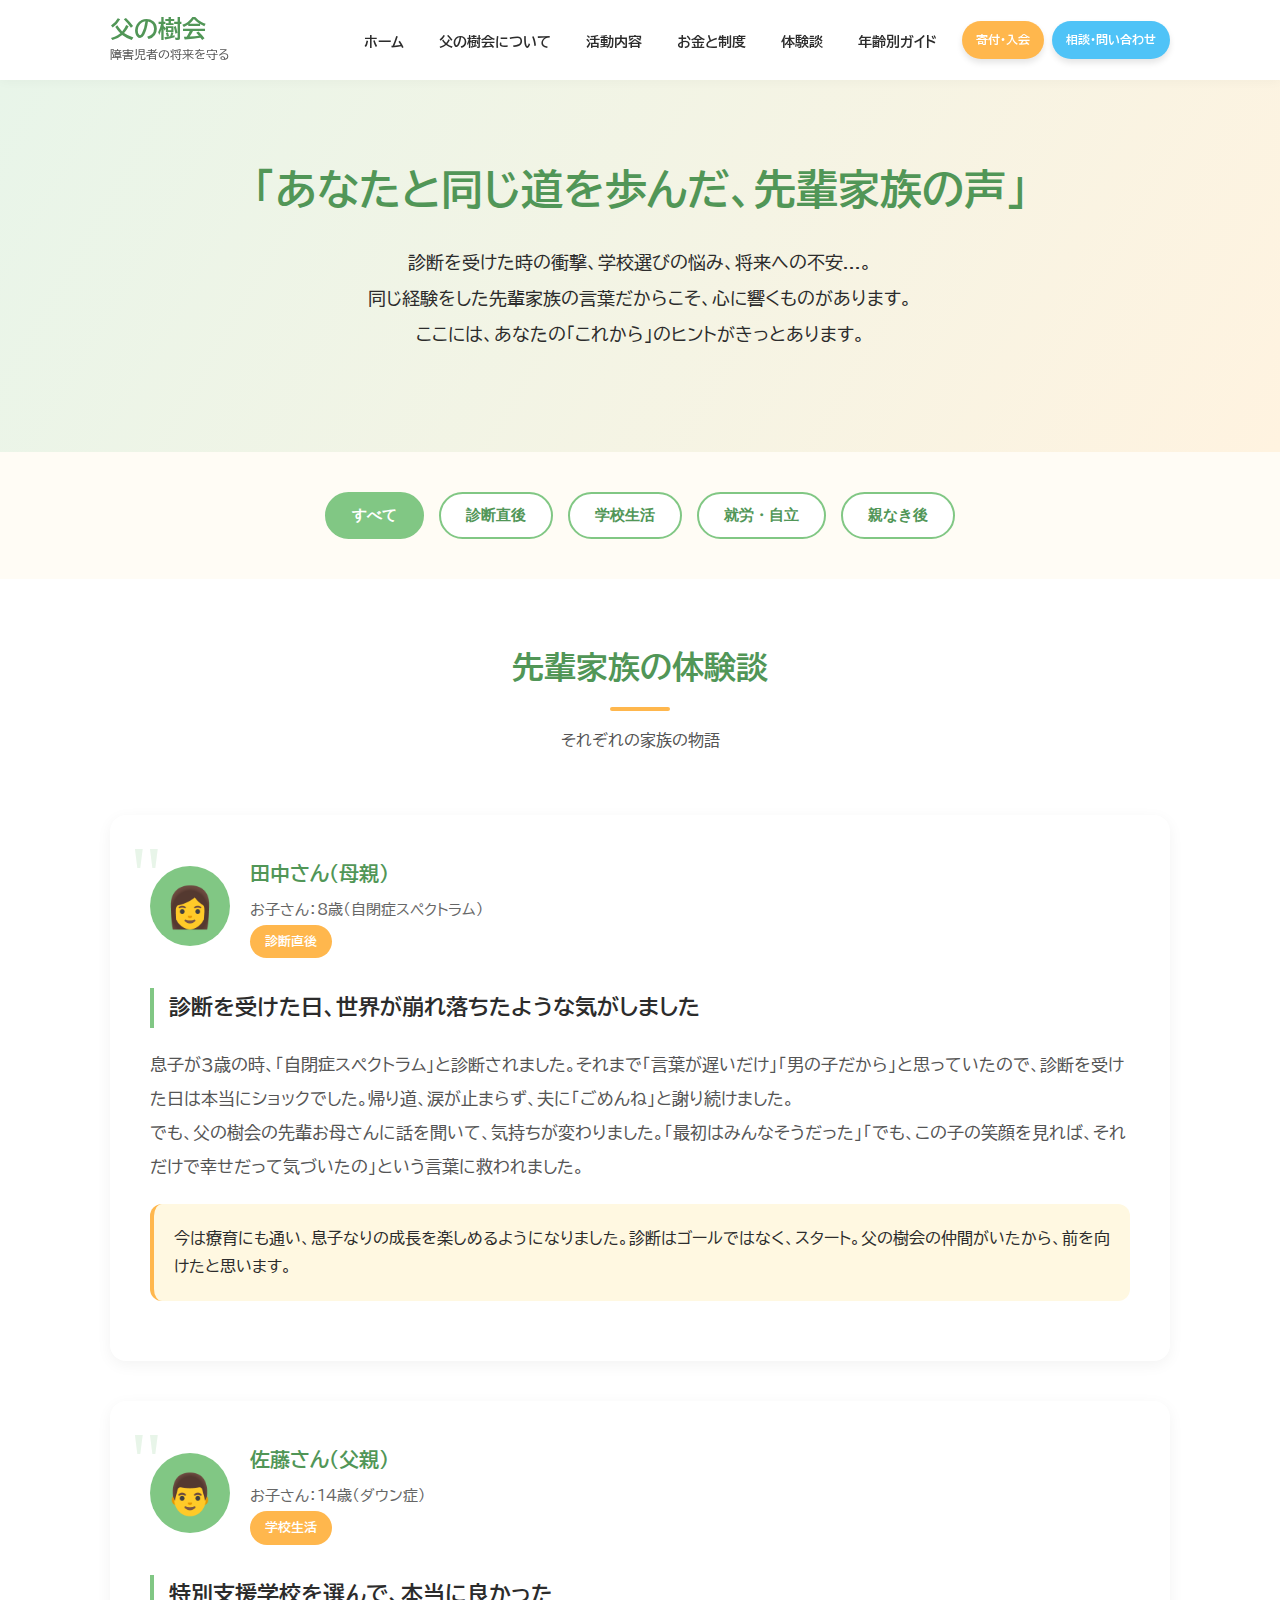
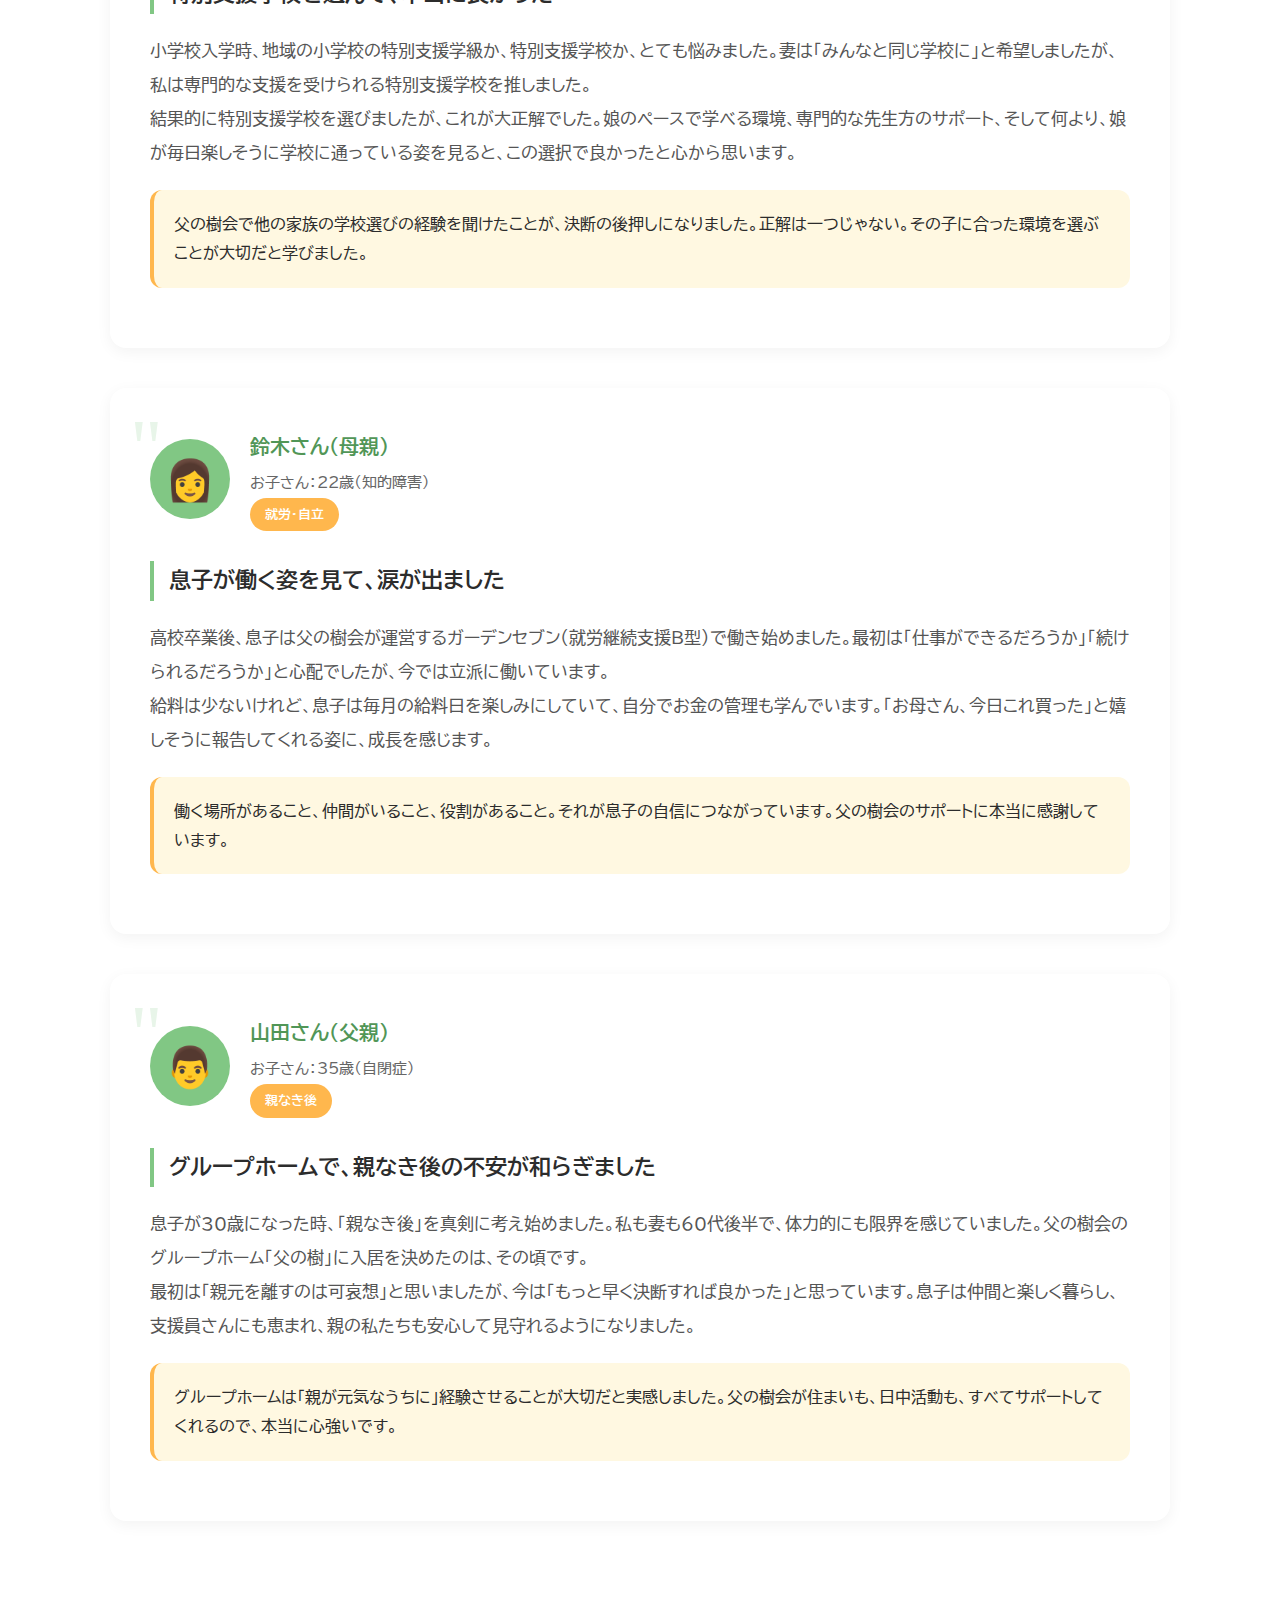
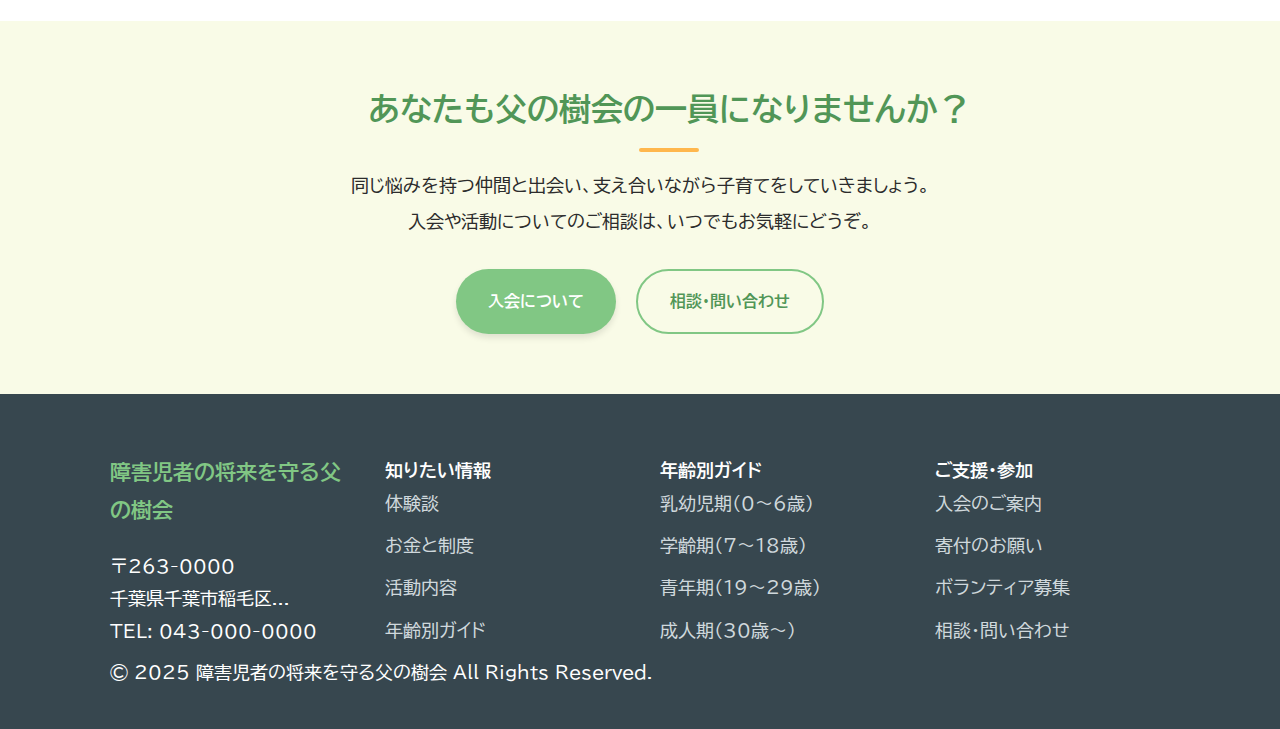
<file: voices.html>
<!DOCTYPE html>
<html lang="ja">

<head>
    <meta charset="UTF-8">
    <meta name="viewport" content="width=device-width, initial-scale=1.0">
    <meta name="description" content="先輩家族の体験談 - 診断直後の不安、学校選び、就労支援、親なき後の備えなど、実際の経験談をご紹介">
    <title>先輩家族の体験談 | 父の樹会</title>
    <link rel="preconnect" href="https://fonts.googleapis.com">
    <link rel="preconnect" href="https://fonts.gstatic.com" crossorigin>
    <link
        href="https://fonts.googleapis.com/css2?family=BIZ+UDPGothic:wght@400;700&family=Noto+Sans+JP:wght@400;500;700&display=swap"
        rel="stylesheet">
    <link rel="stylesheet" href="style.css">
    <style>
        /* 体験談ページ固有のスタイル */
        .voices-hero {
            background: linear-gradient(120deg, #E8F5E9 0%, #FFF3E0 100%);
            padding: 80px 0 60px;
        }

        .voices-section {
            padding: 60px 0;
        }

        .voices-section.white-bg {
            background-color: #fff;
        }

        .voices-section.light-bg {
            background-color: #F9FBE7;
        }

        .voice-detail-card {
            background-color: #fff;
            border-radius: 16px;
            padding: 40px;
            margin-bottom: 40px;
            box-shadow: 0 4px 15px rgba(0, 0, 0, 0.05);
            position: relative;
        }

        .voice-detail-card::before {
            content: '"';
            position: absolute;
            top: 20px;
            left: 20px;
            font-size: 80px;
            color: #E8F5E9;
            font-family: serif;
            line-height: 1;
        }

        .voice-header {
            display: flex;
            align-items: center;
            gap: 20px;
            margin-bottom: 30px;
            position: relative;
            z-index: 1;
        }

        .voice-avatar-large {
            width: 80px;
            height: 80px;
            border-radius: 50%;
            background-color: #81C784;
            display: flex;
            align-items: center;
            justify-content: center;
            font-size: 40px;
            flex-shrink: 0;
        }

        .voice-meta {
            flex: 1;
        }

        .voice-name {
            font-size: 20px;
            font-weight: 700;
            color: #519657;
            margin-bottom: 5px;
        }

        .voice-child-info {
            font-size: 15px;
            color: #666;
        }

        .voice-stage-badge {
            display: inline-block;
            background-color: #FFB74D;
            color: #fff;
            padding: 5px 15px;
            border-radius: 20px;
            font-size: 13px;
            font-weight: 700;
        }

        .voice-content {
            position: relative;
            z-index: 1;
        }

        .voice-title {
            font-size: 22px;
            font-weight: 700;
            color: #2C2C2C;
            margin-bottom: 20px;
            padding-left: 15px;
            border-left: 4px solid #81C784;
        }

        .voice-text {
            font-size: 17px;
            line-height: 2;
            color: #555;
            margin-bottom: 20px;
        }

        .voice-highlight {
            background-color: #FFF8E1;
            padding: 20px;
            border-radius: 12px;
            margin: 20px 0;
            border-left: 4px solid #FFB74D;
        }

        .voice-highlight p {
            font-size: 16px;
            color: #2C2C2C;
            margin: 0;
            font-weight: 500;
        }

        .category-nav {
            display: flex;
            justify-content: center;
            gap: 15px;
            margin: 40px 0;
            flex-wrap: wrap;
        }

        .category-btn {
            padding: 12px 25px;
            background-color: #fff;
            border: 2px solid #81C784;
            border-radius: 50px;
            color: #519657;
            font-weight: 700;
            font-size: 15px;
            cursor: pointer;
            transition: all 0.3s;
        }

        .category-btn:hover,
        .category-btn.active {
            background-color: #81C784;
            color: #fff;
        }
    </style>
</head>

<body>
    <!-- ヘッダー -->
    <header class="header">
        <div class="container">
            <div class="header-content">
                <div class="logo">
                    <h1>父の樹会</h1>
                    <span class="tagline">障害児者の将来を守る</span>
                </div>

                <nav class="nav">
                    <ul>
                        <li><a href="top.html">ホーム</a></li>
                        <li><a href="about.html">父の樹会について</a></li>
                        <li><a href="activities.html">活動内容</a></li>
                        <li><a href="support.html">お金と制度</a></li>
                        <li><a href="voices.html">体験談</a></li>
                        <li><a href="top.html#guide">年齢別ガイド</a></li>
                    </ul>
                </nav>

                <div class="header-cta">
                    <a href="join.html" class="btn btn-header-donate">寄付・入会</a>
                    <a href="contact.html" class="btn btn-header-contact">相談・問い合わせ</a>
                </div>
            </div>
        </div>
    </header>

    <!-- ヒーローセクション -->
    <section class="voices-hero">
        <div class="container">
            <div class="hero-content">
                <h2 class="hero-title">
                    「あなたと同じ道を歩んだ、先輩家族の声」
                </h2>
                <p class="hero-description">
                    診断を受けた時の衝撃、学校選びの悩み、将来への不安...。<br>
                    同じ経験をした先輩家族の言葉だからこそ、心に響くものがあります。<br>
                    ここには、あなたの「これから」のヒントがきっとあります。
                </p>
            </div>
        </div>
    </section>

    <!-- カテゴリナビゲーション -->
    <div class="container">
        <div class="category-nav">
            <button class="category-btn active">すべて</button>
            <button class="category-btn">診断直後</button>
            <button class="category-btn">学校生活</button>
            <button class="category-btn">就労・自立</button>
            <button class="category-btn">親なき後</button>
        </div>
    </div>

    <!-- 体験談一覧 -->
    <section class="voices-section white-bg">
        <div class="container">
            <h2 class="section-title">先輩家族の体験談</h2>
            <p class="section-subtitle">それぞれの家族の物語</p>

            <!-- 体験談1: 診断直後 -->
            <div class="voice-detail-card">
                <div class="voice-header">
                    <div class="voice-avatar-large">👩</div>
                    <div class="voice-meta">
                        <div class="voice-name">田中さん（母親）</div>
                        <div class="voice-child-info">お子さん：8歳（自閉症スペクトラム）</div>
                        <span class="voice-stage-badge">診断直後</span>
                    </div>
                </div>
                <div class="voice-content">
                    <h3 class="voice-title">診断を受けた日、世界が崩れ落ちたような気がしました</h3>
                    <div class="voice-text">
                        <p>
                            息子が3歳の時、「自閉症スペクトラム」と診断されました。それまで「言葉が遅いだけ」「男の子だから」と思っていたので、診断を受けた日は本当にショックでした。帰り道、涙が止まらず、夫に「ごめんね」と謝り続けました。
                        </p>
                        <p>
                            でも、父の樹会の先輩お母さんに話を聞いて、気持ちが変わりました。「最初はみんなそうだった」「でも、この子の笑顔を見れば、それだけで幸せだって気づいたの」という言葉に救われました。
                        </p>
                    </div>
                    <div class="voice-highlight">
                        <p>
                            今は療育にも通い、息子なりの成長を楽しめるようになりました。診断はゴールではなく、スタート。父の樹会の仲間がいたから、前を向けたと思います。
                        </p>
                    </div>
                </div>
            </div>

            <!-- 体験談2: 学校生活 -->
            <div class="voice-detail-card">
                <div class="voice-header">
                    <div class="voice-avatar-large">👨</div>
                    <div class="voice-meta">
                        <div class="voice-name">佐藤さん（父親）</div>
                        <div class="voice-child-info">お子さん：14歳（ダウン症）</div>
                        <span class="voice-stage-badge">学校生活</span>
                    </div>
                </div>
                <div class="voice-content">
                    <h3 class="voice-title">特別支援学校を選んで、本当に良かった</h3>
                    <div class="voice-text">
                        <p>
                            小学校入学時、地域の小学校の特別支援学級か、特別支援学校か、とても悩みました。妻は「みんなと同じ学校に」と希望しましたが、私は専門的な支援を受けられる特別支援学校を推しました。
                        </p>
                        <p>
                            結果的に特別支援学校を選びましたが、これが大正解でした。娘のペースで学べる環境、専門的な先生方のサポート、そして何より、娘が毎日楽しそうに学校に通っている姿を見ると、この選択で良かったと心から思います。
                        </p>
                    </div>
                    <div class="voice-highlight">
                        <p>
                            父の樹会で他の家族の学校選びの経験を聞けたことが、決断の後押しになりました。正解は一つじゃない。その子に合った環境を選ぶことが大切だと学びました。
                        </p>
                    </div>
                </div>
            </div>

            <!-- 体験談3: 就労・自立 -->
            <div class="voice-detail-card">
                <div class="voice-header">
                    <div class="voice-avatar-large">👩</div>
                    <div class="voice-meta">
                        <div class="voice-name">鈴木さん（母親）</div>
                        <div class="voice-child-info">お子さん：22歳（知的障害）</div>
                        <span class="voice-stage-badge">就労・自立</span>
                    </div>
                </div>
                <div class="voice-content">
                    <h3 class="voice-title">息子が働く姿を見て、涙が出ました</h3>
                    <div class="voice-text">
                        <p>
                            高校卒業後、息子は父の樹会が運営するガーデンセブン（就労継続支援B型）で働き始めました。最初は「仕事ができるだろうか」「続けられるだろうか」と心配でしたが、今では立派に働いています。
                        </p>
                        <p>
                            給料は少ないけれど、息子は毎月の給料日を楽しみにしていて、自分でお金の管理も学んでいます。「お母さん、今日これ買った」と嬉しそうに報告してくれる姿に、成長を感じます。
                        </p>
                    </div>
                    <div class="voice-highlight">
                        <p>
                            働く場所があること、仲間がいること、役割があること。それが息子の自信につながっています。父の樹会のサポートに本当に感謝しています。
                        </p>
                    </div>
                </div>
            </div>

            <!-- 体験談4: 親なき後 -->
            <div class="voice-detail-card">
                <div class="voice-header">
                    <div class="voice-avatar-large">👨</div>
                    <div class="voice-meta">
                        <div class="voice-name">山田さん（父親）</div>
                        <div class="voice-child-info">お子さん：35歳（自閉症）</div>
                        <span class="voice-stage-badge">親なき後</span>
                    </div>
                </div>
                <div class="voice-content">
                    <h3 class="voice-title">グループホームで、親なき後の不安が和らぎました</h3>
                    <div class="voice-text">
                        <p>
                            息子が30歳になった時、「親なき後」を真剣に考え始めました。私も妻も60代後半で、体力的にも限界を感じていました。父の樹会のグループホーム「父の樹」に入居を決めたのは、その頃です。
                        </p>
                        <p>
                            最初は「親元を離すのは可哀想」と思いましたが、今は「もっと早く決断すれば良かった」と思っています。息子は仲間と楽しく暮らし、支援員さんにも恵まれ、親の私たちも安心して見守れるようになりました。
                        </p>
                    </div>
                    <div class="voice-highlight">
                        <p>
                            グループホームは「親が元気なうちに」経験させることが大切だと実感しました。父の樹会が住まいも、日中活動も、すべてサポートしてくれるので、本当に心強いです。
                        </p>
                    </div>
                </div>
            </div>
        </div>
    </section>

    <!-- CTA -->
    <section class="voices-section light-bg">
        <div class="container" style="text-align: center; max-width: 700px; margin: 0 auto;">
            <h2 class="section-title">あなたも父の樹会の一員になりませんか？</h2>
            <p style="font-size: 18px; line-height: 2; margin-bottom: 30px;">
                同じ悩みを持つ仲間と出会い、支え合いながら子育てをしていきましょう。<br>
                入会や活動についてのご相談は、いつでもお気軽にどうぞ。
            </p>
            <div style="display: flex; gap: 20px; justify-content: center; flex-wrap: wrap;">
                <a href="#" class="btn btn-primary">入会について</a>
                <a href="#" class="btn btn-outline">相談・問い合わせ</a>
            </div>
        </div>
    </section>

    <!-- フッター -->
    <footer class="footer">
        <div class="container">
            <div class="footer-content">
                <div>
                    <h3>障害児者の将来を守る父の樹会</h3>
                    <p>〒263-0000<br>千葉県千葉市稲毛区...</p>
                    <p>TEL: 043-000-0000</p>
                </div>

                <div>
                    <h4>知りたい情報</h4>
                    <ul>
                        <li><a href="voices.html">体験談</a></li>
                        <li><a href="support.html">お金と制度</a></li>
                        <li><a href="activities.html">活動内容</a></li>
                        <li><a href="top.html#guide">年齢別ガイド</a></li>
                    </ul>
                </div>

                <div>
                    <h4>年齢別ガイド</h4>
                    <ul>
                        <li><a href="guide-infant.html">乳幼児期（0〜6歳）</a></li>
                        <li><a href="guide-school.html">学齢期（7〜18歳）</a></li>
                        <li><a href="guide-youth.html">青年期（19〜29歳）</a></li>
                        <li><a href="guide-adult.html">成人期（30歳〜）</a></li>
                    </ul>
                </div>

                <div>
                    <h4>ご支援・参加</h4>
                    <ul>
                        <li><a href="join.html">入会のご案内</a></li>
                        <li><a href="join.html">寄付のお願い</a></li>
                        <li><a href="contact.html">ボランティア募集</a></li>
                        <li><a href="contact.html">相談・問い合わせ</a></li>
                    </ul>
                </div>
            </div>

            <div class="footer-bottom">
                <p>&copy; 2025 障害児者の将来を守る父の樹会 All Rights Reserved.</p>
            </div>
        </div>
    </footer>

    <!-- スマホ用固定CTA -->
    <div class="fixed-cta">
        <a href="join.html" class="fixed-cta-btn cta-donate">
            寄付・入会
        </a>
        <a href="contact.html" class="fixed-cta-btn cta-contact">
            相談・問い合わせ
        </a>
    </div>

</body>

</html>
</file>
<file: style-landing.css>
/* ============================================
   ランディングページ専用スタイル
   初めて障害児の親になった人に寄り添う、安心できるデザイン
============================================ */

/* リセット & ベース設定 */
* {
    margin: 0;
    padding: 0;
    box-sizing: border-box;
}

body {
    font-family: 'Noto Sans JP', 'BIZ UDPGothic', sans-serif;
    color: #4a4a4a;
    line-height: 1.8;
    background: linear-gradient(180deg, #fef9f5 0%, #faf5f0 100%);
    font-size: 16px;
    -webkit-font-smoothing: antialiased;
    -moz-osx-font-smoothing: grayscale;
}

.landing-wrapper {
    min-height: 100vh;
    display: flex;
    flex-direction: column;
}

.landing-container {
    max-width: 900px;
    margin: 0 auto;
    padding: 0 20px;
}

.landing-main {
    flex: 1;
    padding: 60px 0;
}

/* ============================================
   オープニングセクション
============================================ */
.opening-section {
    text-align: center;
    padding: 80px 0 60px;
    background: linear-gradient(135deg, #fff5f0 0%, #f0f8f5 50%, #f5f0ff 100%);
    position: relative;
    overflow: hidden;
}

.opening-section::before {
    content: '';
    position: absolute;
    top: -50%;
    right: -10%;
    width: 300px;
    height: 300px;
    background: radial-gradient(circle, rgba(255, 182, 193, 0.15) 0%, transparent 70%);
    border-radius: 50%;
}

.opening-section::after {
    content: '';
    position: absolute;
    bottom: -30%;
    left: -5%;
    width: 250px;
    height: 250px;
    background: radial-gradient(circle, rgba(181, 228, 140, 0.15) 0%, transparent 70%);
    border-radius: 50%;
}

.opening-content {
    max-width: 700px;
    margin: 0 auto;
    position: relative;
    z-index: 1;
}

.opening-title {
    font-size: 42px;
    font-weight: 300;
    color: #6b5b73;
    margin-bottom: 30px;
    letter-spacing: 0.05em;
    line-height: 1.6;
    position: relative;
}

.opening-title::before {
    content: '🌸';
    position: absolute;
    left: -60px;
    top: 50%;
    transform: translateY(-50%);
    font-size: 32px;
    opacity: 0.6;
}

.opening-title::after {
    content: '💚';
    position: absolute;
    right: -60px;
    top: 50%;
    transform: translateY(-50%);
    font-size: 32px;
    opacity: 0.6;
}

.opening-subtitle {
    font-size: 18px;
    font-weight: 400;
    color: #6b5b73;
    line-height: 2;
    max-width: 600px;
    margin: 0 auto;
}

/* ============================================
   共感セクション
============================================ */
.empathy-section {
    padding: 60px 0;
    background: linear-gradient(180deg, #ffffff 0%, #fef5f5 100%);
    position: relative;
}

.empathy-content {
    max-width: 700px;
    margin: 0 auto;
}

.empathy-text {
    font-size: 17px;
    line-height: 2.2;
    color: #6b5b73;
    margin-bottom: 30px;
    text-align: center;
    padding: 20px;
    background-color: rgba(255, 240, 245, 0.5);
    border-radius: 12px;
    border-left: 4px solid #ffb6c1;
}

.empathy-text:last-child {
    margin-bottom: 0;
}

/* ============================================
   安心セクション
============================================ */
.reassurance-section {
    padding: 80px 0;
    background: linear-gradient(180deg, #f0f8f5 0%, #f5faf8 100%);
}

.reassurance-content {
    max-width: 900px;
    margin: 0 auto;
}

.section-heading {
    font-size: 32px;
    font-weight: 400;
    color: #6b5b73;
    text-align: center;
    margin-bottom: 50px;
    letter-spacing: 0.05em;
    position: relative;
    display: inline-block;
    left: 50%;
    transform: translateX(-50%);
}

.section-heading::after {
    content: '';
    display: block;
    width: 60px;
    height: 3px;
    background: linear-gradient(90deg, #ffb6c1 0%, #b5e48c 100%);
    margin: 15px auto 0;
    border-radius: 2px;
}

.reassurance-grid {
    display: grid;
    grid-template-columns: repeat(auto-fit, minmax(250px, 1fr));
    gap: 40px;
    margin-top: 40px;
}

.reassurance-item {
    text-align: center;
    padding: 30px 20px;
    background: linear-gradient(135deg, #ffffff 0%, #fffaf5 100%);
    border-radius: 12px;
    box-shadow: 0 2px 8px rgba(0, 0, 0, 0.04);
    transition: transform 0.3s ease, box-shadow 0.3s ease;
    border: 2px solid rgba(255, 182, 193, 0.2);
}

.reassurance-item:nth-child(1) {
    border-color: rgba(255, 182, 193, 0.3);
}

.reassurance-item:nth-child(2) {
    border-color: rgba(181, 228, 140, 0.3);
}

.reassurance-item:nth-child(3) {
    border-color: rgba(176, 196, 222, 0.3);
}

.reassurance-item:hover {
    transform: translateY(-4px);
    box-shadow: 0 4px 16px rgba(0, 0, 0, 0.1);
    border-color: rgba(255, 182, 193, 0.5);
}

.reassurance-icon {
    font-size: 48px;
    margin-bottom: 20px;
    display: block;
}

.reassurance-item h3 {
    font-size: 20px;
    font-weight: 500;
    color: #6b5b73;
    margin-bottom: 15px;
}

.reassurance-item p {
    font-size: 15px;
    line-height: 1.9;
    color: #6a6a6a;
}

/* ============================================
   優しいメッセージセクション
============================================ */
.gentle-section {
    padding: 80px 0;
    background: linear-gradient(180deg, #fffaf5 0%, #f5f0ff 100%);
    position: relative;
}

.gentle-section::before {
    content: '💜';
    position: absolute;
    top: 40px;
    left: 5%;
    font-size: 60px;
    opacity: 0.1;
}

.gentle-section::after {
    content: '💙';
    position: absolute;
    bottom: 40px;
    right: 5%;
    font-size: 60px;
    opacity: 0.1;
}

.gentle-content {
    max-width: 700px;
    margin: 0 auto;
    text-align: center;
}

.gentle-text {
    font-size: 17px;
    line-height: 2.2;
    color: #6b5b73;
    margin-bottom: 30px;
    padding: 25px;
    background-color: rgba(255, 250, 245, 0.7);
    border-radius: 12px;
    border-left: 4px solid #b5e48c;
}

.gentle-text:last-child {
    margin-bottom: 0;
}

/* ============================================
   次のステップセクション
============================================ */
.next-steps-section {
    padding: 80px 0;
    background: linear-gradient(180deg, #f0f8f5 0%, #f5faf8 100%);
}

.next-steps-content {
    max-width: 800px;
    margin: 0 auto;
}

.steps-list {
    display: flex;
    flex-direction: column;
    gap: 30px;
    margin-top: 40px;
}

.step-item {
    display: flex;
    gap: 25px;
    align-items: flex-start;
    background: linear-gradient(135deg, #ffffff 0%, #fffaf5 100%);
    padding: 30px;
    border-radius: 12px;
    box-shadow: 0 2px 8px rgba(0, 0, 0, 0.04);
    transition: transform 0.3s ease, box-shadow 0.3s ease;
    border: 2px solid rgba(181, 228, 140, 0.2);
}

.step-item:nth-child(1) {
    border-color: rgba(255, 182, 193, 0.3);
}

.step-item:nth-child(2) {
    border-color: rgba(181, 228, 140, 0.3);
}

.step-item:nth-child(3) {
    border-color: rgba(176, 196, 222, 0.3);
}

.step-item:hover {
    transform: translateX(5px);
    box-shadow: 0 4px 16px rgba(0, 0, 0, 0.1);
    border-color: rgba(181, 228, 140, 0.5);
}

.step-number {
    flex-shrink: 0;
    width: 50px;
    height: 50px;
    background: linear-gradient(135deg, #ffb6c1 0%, #b5e48c 100%);
    color: #ffffff;
    border-radius: 50%;
    display: flex;
    align-items: center;
    justify-content: center;
    font-size: 24px;
    font-weight: 500;
    box-shadow: 0 2px 8px rgba(0, 0, 0, 0.1);
}

.step-content {
    flex: 1;
}

.step-content h3 {
    font-size: 20px;
    font-weight: 500;
    color: #6b5b73;
    margin-bottom: 12px;
}

.step-content p {
    font-size: 15px;
    line-height: 1.9;
    color: #6a6a6a;
    margin-bottom: 15px;
}

.step-link {
    display: inline-block;
    color: #8b7fa8;
    text-decoration: none;
    font-size: 15px;
    font-weight: 500;
    transition: color 0.3s ease;
    padding: 8px 16px;
    background-color: rgba(181, 228, 140, 0.2);
    border-radius: 6px;
}

.step-link:hover {
    color: #6b5b73;
    background-color: rgba(181, 228, 140, 0.3);
    text-decoration: none;
}

/* ============================================
   締めくくりセクション
============================================ */
.closing-section {
    padding: 80px 0;
    background: linear-gradient(135deg, #fff5f0 0%, #f0f8f5 100%);
    text-align: center;
    position: relative;
}

.closing-content {
    max-width: 700px;
    margin: 0 auto;
}

.closing-text {
    font-size: 18px;
    line-height: 2.2;
    color: #6b5b73;
    margin-bottom: 40px;
    padding: 25px;
    background-color: rgba(255, 250, 245, 0.7);
    border-radius: 12px;
    display: inline-block;
}

.closing-cta {
    margin-top: 40px;
}

.cta-button {
    display: inline-block;
    padding: 16px 40px;
    background: linear-gradient(135deg, #b5e48c 0%, #8b7fa8 100%);
    color: #ffffff;
    text-decoration: none;
    border-radius: 8px;
    font-size: 16px;
    font-weight: 500;
    transition: all 0.3s ease;
    box-shadow: 0 4px 12px rgba(181, 228, 140, 0.4);
    border: 2px solid rgba(255, 255, 255, 0.3);
}

.cta-button:hover {
    background: linear-gradient(135deg, #a5d47c 0%, #7b6f98 100%);
    transform: translateY(-2px);
    box-shadow: 0 6px 16px rgba(181, 228, 140, 0.5);
}

.cta-button:active {
    transform: translateY(0);
}

/* ============================================
   フッター
============================================ */
.landing-footer {
    background: linear-gradient(180deg, #f5f5f5 0%, #f0f0f0 100%);
    padding: 40px 0;
    margin-top: 60px;
    border-top: 2px solid rgba(181, 228, 140, 0.3);
}

.footer-text {
    text-align: center;
    font-size: 14px;
    color: #6a6a6a;
    margin-bottom: 15px;
}

.footer-text a {
    color: #8b7fa8;
    text-decoration: none;
    margin: 0 10px;
    transition: color 0.3s ease;
    padding: 4px 8px;
    border-radius: 4px;
}

.footer-text a:hover {
    color: #6b5b73;
    background-color: rgba(181, 228, 140, 0.2);
    text-decoration: none;
}

.footer-copyright {
    text-align: center;
    font-size: 12px;
    color: #8a8a8a;
}

/* ============================================
   レスポンシブ対応
============================================ */
@media (max-width: 768px) {
    .landing-main {
        padding: 40px 0;
    }

    .opening-section {
        padding: 60px 0 40px;
    }

    .opening-title {
        font-size: 32px;
    }

    .opening-subtitle {
        font-size: 16px;
    }

    .section-heading {
        font-size: 26px;
    }

    .reassurance-grid {
        grid-template-columns: 1fr;
        gap: 30px;
    }

    .step-item {
        flex-direction: column;
        gap: 20px;
        text-align: center;
    }

    .step-number {
        margin: 0 auto;
    }

    .empathy-text,
    .gentle-text,
    .closing-text {
        font-size: 16px;
    }

    .cta-button {
        padding: 14px 30px;
        font-size: 15px;
    }
}

@media (max-width: 480px) {
    .opening-title {
        font-size: 28px;
    }

    .section-heading {
        font-size: 22px;
    }

    .reassurance-item,
    .step-item {
        padding: 20px;
    }
}
</file>
<file: style.css>
/* ============================================
   父の樹会ホームページ v2 スタイルシート
   コンセプト: 孤立させない家族支援 - 経験と共感でつなぐ
   ターゲット: 障害児を育てる母親（安心感、信頼感）
============================================ */

/* 変数定義 */
:root {
    /* 配色: 淡いグリーン、ベージュ、暖色系ブルー */
    --color-main: #81C784;
    /* 淡いグリーン: 安心感 */
    --color-main-dark: #519657;
    /* 濃いグリーン: 文字など */
    --color-accent: #FFB74D;
    /* 控えめなオレンジ: 希望 */
    --color-accent-hover: #FFA726;
    --color-base: #FFFCF5;
    /* クリーム/ベージュ: 温かみ */
    --color-text: #2C2C2C;
    /* 濃いグレー: 読みやすさ */
    --color-text-light: #555555;
    --color-blue: #4FC3F7;
    /* 暖色系ブルー: 信頼 */
    --color-white: #FFFFFF;

    /* フォント */
    --font-family: 'BIZ UDPGothic', 'Noto Sans JP', sans-serif;
}

/* リセット & ベース設定 */
* {
    margin: 0;
    padding: 0;
    box-sizing: border-box;
}

body {
    font-family: var(--font-family);
    color: var(--color-text);
    line-height: 1.8;
    /* 読みやすさ重視で行間広め */
    background-color: var(--color-base);
    font-size: 18px;
    /* 文字サイズ拡大 */
}

.container {
    max-width: 1100px;
    /* 少し幅を狭めて読みやすく */
    margin: 0 auto;
    padding: 0 20px;
}

a {
    text-decoration: none;
    color: inherit;
    transition: all 0.3s ease;
}

a:focus {
    outline: 3px solid var(--color-accent);
    /* アクセシビリティ: フォーカス明示 */
    outline-offset: 2px;
}

/* ============================================
   ヘッダー
   ============================================ */
.header {
    background-color: var(--color-white);
    box-shadow: 0 2px 10px rgba(0, 0, 0, 0.03);
    position: sticky;
    top: 0;
    z-index: 1000;
    padding: 15px 0;
}

.header-content {
    display: flex;
    justify-content: space-between;
    align-items: center;
    flex-wrap: nowrap;
    gap: 15px;
}

.logo {
    display: flex;
    flex-direction: column;
    flex-shrink: 0;
    min-width: 0;
}

.logo h1 {
    font-size: 24px;
    color: var(--color-main-dark);
    font-weight: 700;
    line-height: 1.2;
    white-space: nowrap;
}

.logo .tagline {
    font-size: 12px;
    color: var(--color-text-light);
    font-weight: normal;
    white-space: nowrap;
    overflow: hidden;
    text-overflow: ellipsis;
}

.nav {
    flex: 1;
    min-width: 0;
    overflow: hidden;
}

.nav ul {
    list-style: none;
    display: flex;
    gap: 15px;
    align-items: center;
    flex-wrap: nowrap;
    justify-content: flex-end;
}

.nav a {
    font-size: 14px;
    font-weight: 700;
    color: var(--color-text);
    padding: 6px 10px;
    border-radius: 8px;
    white-space: nowrap;
    flex-shrink: 0;
}

.nav a:hover {
    color: var(--color-main-dark);
    background-color: rgba(129, 199, 132, 0.1);
}

/* PC用 CTAボタン（ヘッダー内） */
.header-cta {
    display: flex;
    gap: 8px;
    flex-shrink: 0;
}

.btn-header-contact {
    background-color: var(--color-blue);
    color: var(--color-white) !important;
    font-size: 12px !important;
    padding: 8px 14px !important;
    white-space: nowrap;
}

.btn-header-donate {
    background-color: var(--color-accent);
    color: var(--color-white) !important;
    font-size: 12px !important;
    padding: 8px 14px !important;
    white-space: nowrap;
}

/* ============================================
   ヒーローセクション
   ============================================ */
.hero {
    position: relative;
    /* 優しいグラデーション */
    background: linear-gradient(120deg, #E8F5E9 0%, #FFF3E0 100%);
    padding: 100px 0;
    overflow: hidden;
}

.hero-content {
    position: relative;
    z-index: 1;
    max-width: 800px;
    margin: 0 auto;
    text-align: center;
}

.hero-badge {
    display: inline-block;
    background-color: var(--color-white);
    color: var(--color-main-dark);
    padding: 8px 20px;
    border-radius: 50px;
    font-size: 14px;
    font-weight: 700;
    margin-bottom: 20px;
    box-shadow: 0 4px 10px rgba(0, 0, 0, 0.05);
}

.hero-title {
    font-size: 42px;
    font-weight: 700;
    margin-bottom: 25px;
    line-height: 1.4;
    color: var(--color-main-dark);
}

.hero-description {
    font-size: 18px;
    margin-bottom: 40px;
    line-height: 2;
    color: var(--color-text);
}

/* ============================================
   ボタン共通
   ============================================ */
.btn {
    display: inline-flex;
    align-items: center;
    justify-content: center;
    padding: 16px 32px;
    border-radius: 50px;
    font-weight: 700;
    font-size: 16px;
    transition: all 0.3s ease;
    cursor: pointer;
    box-shadow: 0 4px 6px rgba(0, 0, 0, 0.1);
}

.btn:hover {
    transform: translateY(-2px);
    box-shadow: 0 6px 12px rgba(0, 0, 0, 0.15);
}

.btn-primary {
    background-color: var(--color-main);
    color: var(--color-white);
}

.btn-accent {
    background-color: var(--color-accent);
    color: var(--color-white);
}

.btn-outline {
    background-color: transparent;
    border: 2px solid var(--color-main);
    color: var(--color-main-dark);
    box-shadow: none;
}

/* ============================================
   セクション共通
   ============================================ */
.section {
    padding: 80px 0;
}

.section-title {
    font-size: 32px;
    font-weight: 700;
    color: var(--color-main-dark);
    text-align: center;
    margin-bottom: 15px;
    position: relative;
    display: inline-block;
    left: 50%;
    transform: translateX(-50%);
}

.section-title::after {
    content: '';
    display: block;
    width: 60px;
    height: 4px;
    background-color: var(--color-accent);
    margin: 10px auto 0;
    border-radius: 2px;
}

.section-subtitle {
    font-size: 16px;
    color: var(--color-text-light);
    text-align: center;
    margin-bottom: 60px;
}

/* ============================================
   知りたい情報（優先コンテンツ）
   ============================================ */
.priority-info {
    background-color: var(--color-white);
    border-radius: 20px;
    margin-top: -50px;
    /* ヒーローに重ねる */
    position: relative;
    z-index: 10;
    box-shadow: 0 10px 30px rgba(0, 0, 0, 0.05);
    padding: 60px 40px;
}

.info-grid {
    display: grid;
    grid-template-columns: repeat(auto-fit, minmax(300px, 1fr));
    gap: 40px;
}

.info-card {
    text-align: center;
    padding: 20px;
    border-radius: 16px;
    transition: background-color 0.3s;
}

.info-card:hover {
    background-color: #F9FBE7;
    /* 非常に淡いグリーン */
}

.info-icon {
    font-size: 48px;
    margin-bottom: 20px;
    display: inline-block;
    background-color: #FFF3E0;
    width: 100px;
    height: 100px;
    line-height: 100px;
    border-radius: 50%;
}

.info-card h3 {
    font-size: 22px;
    color: var(--color-main-dark);
    margin-bottom: 15px;
}

.info-card p {
    font-size: 16px;
    color: var(--color-text-light);
    margin-bottom: 20px;
}

.link-text {
    color: var(--color-blue);
    font-weight: 700;
    border-bottom: 2px solid var(--color-blue);
    padding-bottom: 2px;
}

/* ============================================
   体験談セクション
   ============================================ */
.voice-section {
    background-color: #F1F8E9;
    /* 淡いグリーン背景 */
}

.voice-grid {
    display: grid;
    grid-template-columns: repeat(auto-fit, minmax(320px, 1fr));
    gap: 30px;
}

.voice-card {
    background-color: var(--color-white);
    border-radius: 16px;
    padding: 30px;
    box-shadow: 0 4px 15px rgba(0, 0, 0, 0.03);
    position: relative;
}

.voice-card::before {
    content: '“';
    position: absolute;
    top: 20px;
    left: 20px;
    font-size: 60px;
    color: #E8F5E9;
    font-family: serif;
    line-height: 1;
}

.voice-text {
    font-size: 16px;
    margin-bottom: 20px;
    position: relative;
    z-index: 1;
}

.voice-profile {
    display: flex;
    align-items: center;
    gap: 15px;
}

.voice-avatar {
    width: 50px;
    height: 50px;
    background-color: #ddd;
    border-radius: 50%;
}

.voice-info h4 {
    font-size: 16px;
    color: var(--color-main-dark);
}

.voice-info span {
    font-size: 14px;
    color: var(--color-text-light);
}

/* ============================================
   年齢別ガイド
   ============================================ */
.age-guide {
    background-color: var(--color-white);
}

.age-list {
    display: flex;
    flex-direction: column;
    gap: 20px;
    max-width: 800px;
    margin: 0 auto;
}

.age-item {
    display: flex;
    align-items: center;
    background-color: var(--color-base);
    border-radius: 12px;
    padding: 20px 30px;
    transition: transform 0.3s;
    border-left: 6px solid var(--color-main);
}

.age-item:hover {
    transform: translateX(10px);
    background-color: #FFF8E1;
    /* 淡いイエロー */
}

.age-icon {
    font-size: 32px;
    margin-right: 25px;
    width: 50px;
    text-align: center;
}

.age-content {
    flex: 1;
}

.age-content h3 {
    font-size: 20px;
    color: var(--color-text);
    margin-bottom: 5px;
}

.age-content p {
    font-size: 14px;
    color: var(--color-text-light);
}

.age-arrow {
    color: var(--color-main);
    font-size: 24px;
}

/* ============================================
   父の樹会について（スタッフ紹介）
   ============================================ */
.about {
    background-color: #E3F2FD;
    /* 淡いブルー背景 */
}

.staff-preview {
    text-align: center;
    margin-top: 40px;
}

.staff-avatars {
    display: flex;
    justify-content: center;
    gap: 20px;
    margin-bottom: 20px;
}

.staff-circle {
    width: 80px;
    height: 80px;
    background-color: var(--color-white);
    border-radius: 50%;
    border: 3px solid var(--color-white);
    box-shadow: 0 4px 10px rgba(0, 0, 0, 0.1);
    display: flex;
    align-items: center;
    justify-content: center;
    font-size: 30px;
}

/* ============================================
   フッター & 固定CTA
   ============================================ */
.footer {
    background-color: #37474F;
    /* 濃いブルーグレー */
    color: var(--color-white);
    padding: 60px 0 100px;
    /* 下部に固定CTA用の余白 */
}

.footer-content {
    display: grid;
    grid-template-columns: repeat(auto-fit, minmax(200px, 1fr));
    gap: 40px;
}

.footer h3 {
    color: var(--color-main);
    margin-bottom: 20px;
}

.footer ul {
    list-style: none;
}

.footer li {
    margin-bottom: 10px;
}

.footer a {
    color: #CFD8DC;
}

.footer a:hover {
    color: var(--color-white);
}

/* スマホ用 固定フッターCTA */
.fixed-cta {
    position: fixed;
    bottom: 0;
    left: 0;
    width: 100%;
    background-color: var(--color-white);
    box-shadow: 0 -2px 10px rgba(0, 0, 0, 0.1);
    display: flex;
    padding: 10px 20px;
    gap: 15px;
    z-index: 2000;
}

.fixed-cta-btn {
    flex: 1;
    display: flex;
    flex-direction: column;
    align-items: center;
    justify-content: center;
    padding: 10px;
    border-radius: 8px;
    font-weight: 700;
    font-size: 14px;
    line-height: 1.2;
    text-align: center;
}

.cta-donate {
    background-color: var(--color-accent);
    color: var(--color-white);
}

.cta-contact {
    background-color: var(--color-blue);
    color: var(--color-white);
}

/* PCでは固定フッターを隠す（ヘッダーにあるため） */
@media (min-width: 769px) {
    .fixed-cta {
        display: none;
    }

    .footer {
        padding-bottom: 40px;
    }
}

/* スマホ用調整 */
@media (max-width: 768px) {
    .header-cta {
        display: none;
        /* スマホではヘッダーのボタンを隠す */
    }

    .hero-title {
        font-size: 32px;
    }

    .priority-info {
        padding: 40px 20px;
        margin-top: -30px;
    }

    .nav {
        display: none;
        /* 簡易的に隠す（ハンバーガーメニュー想定） */
    }
}
</file>
